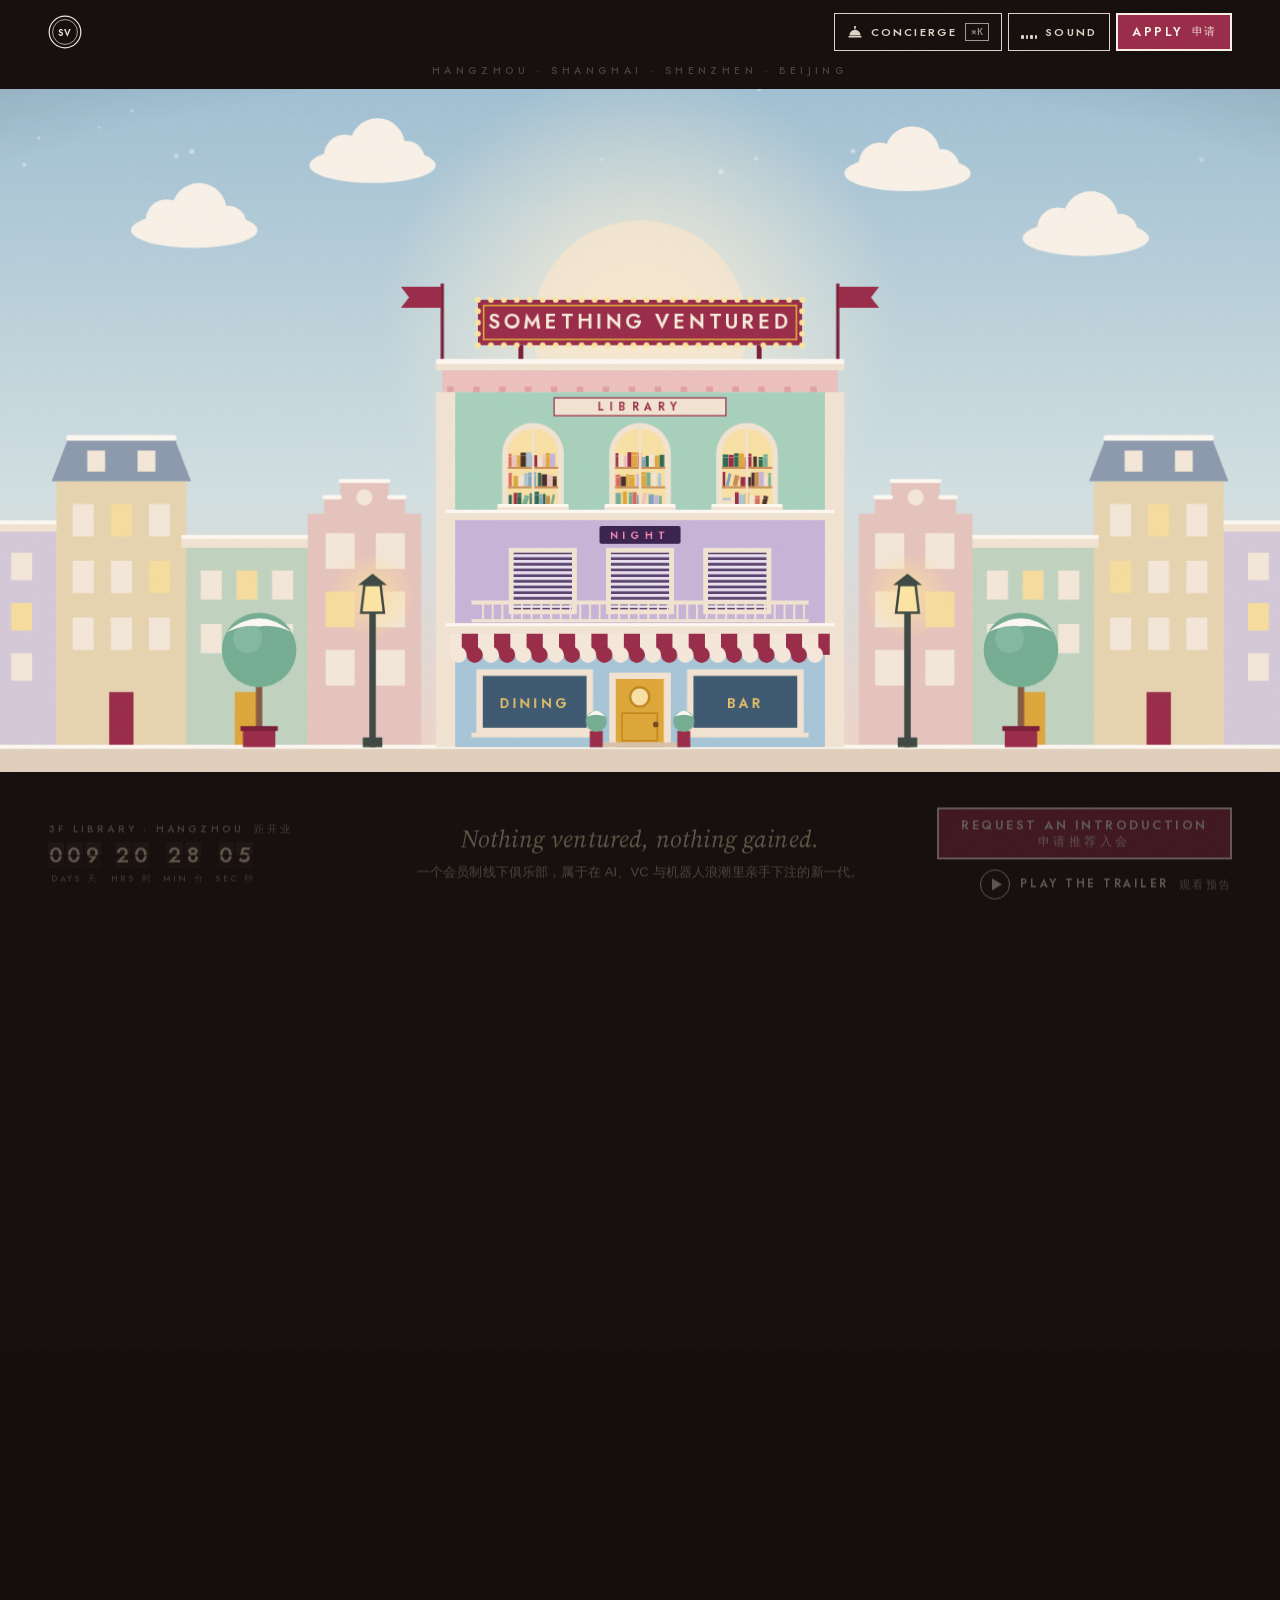
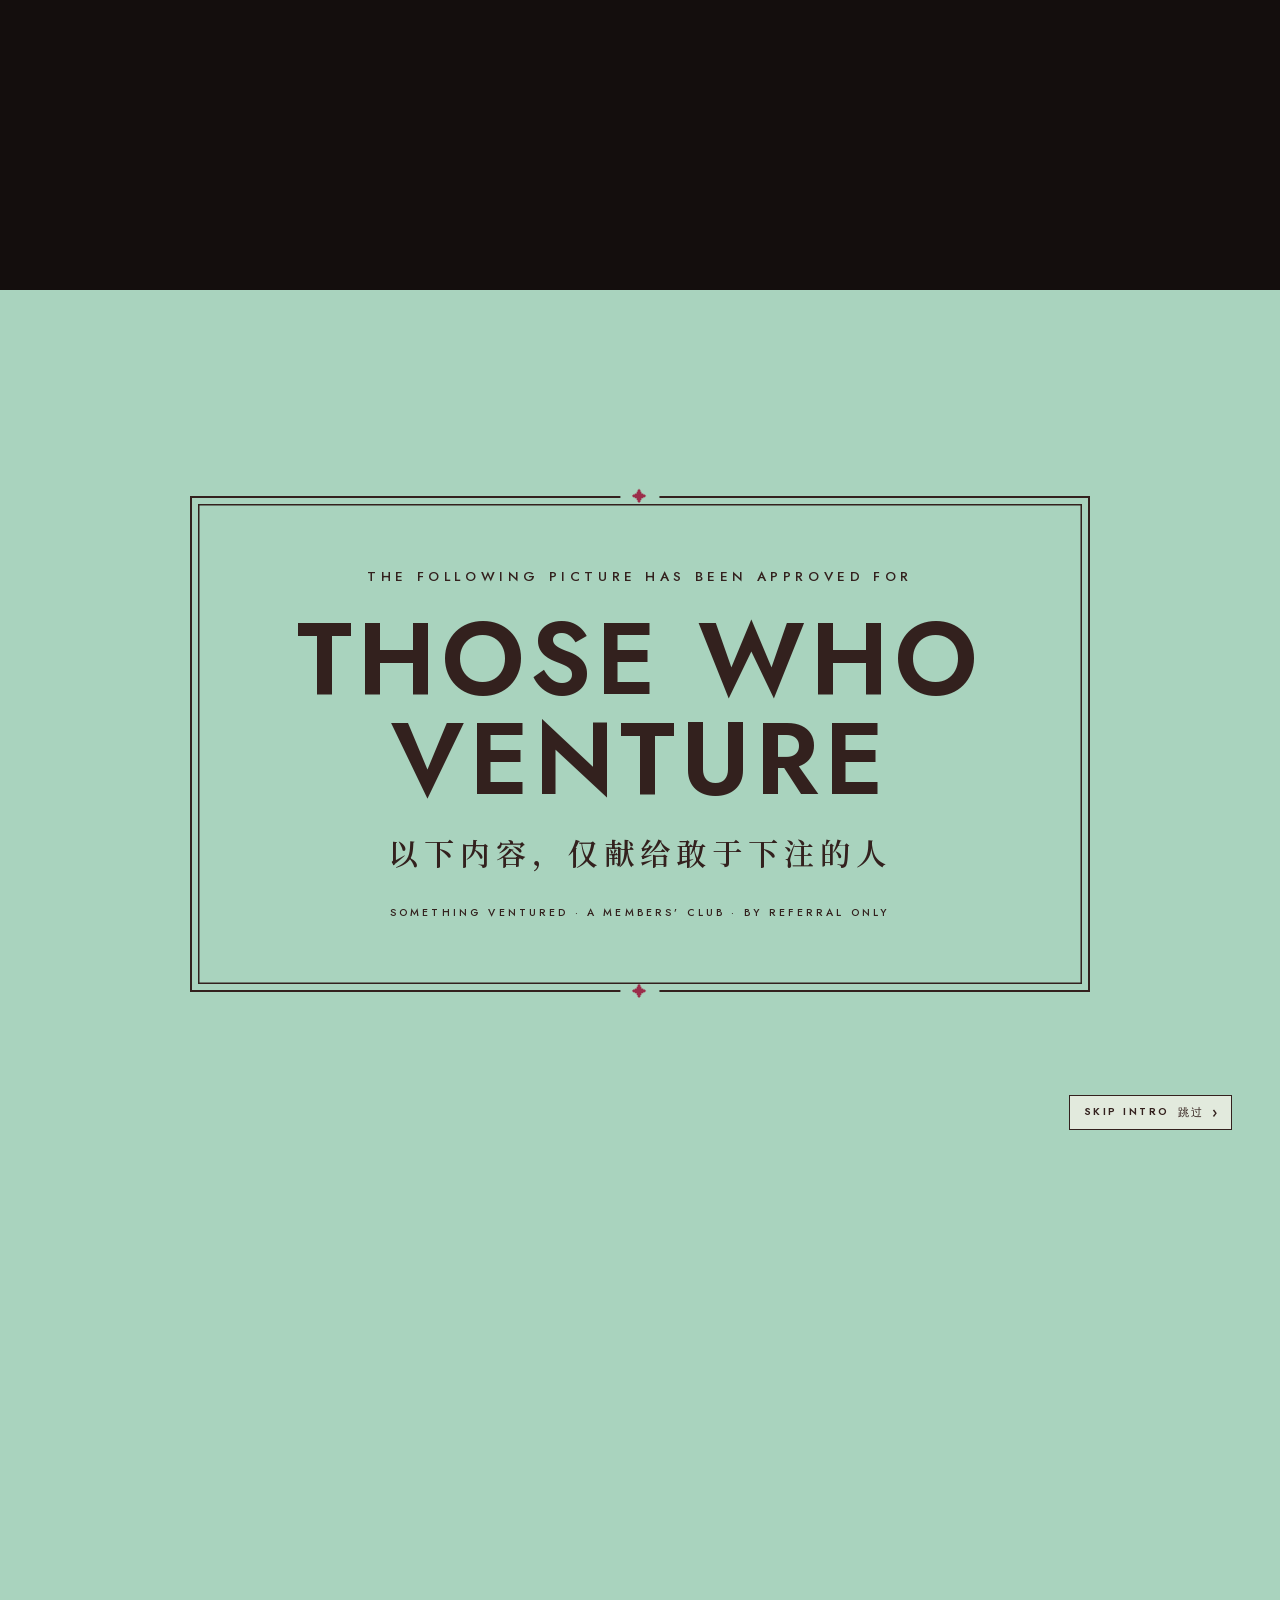
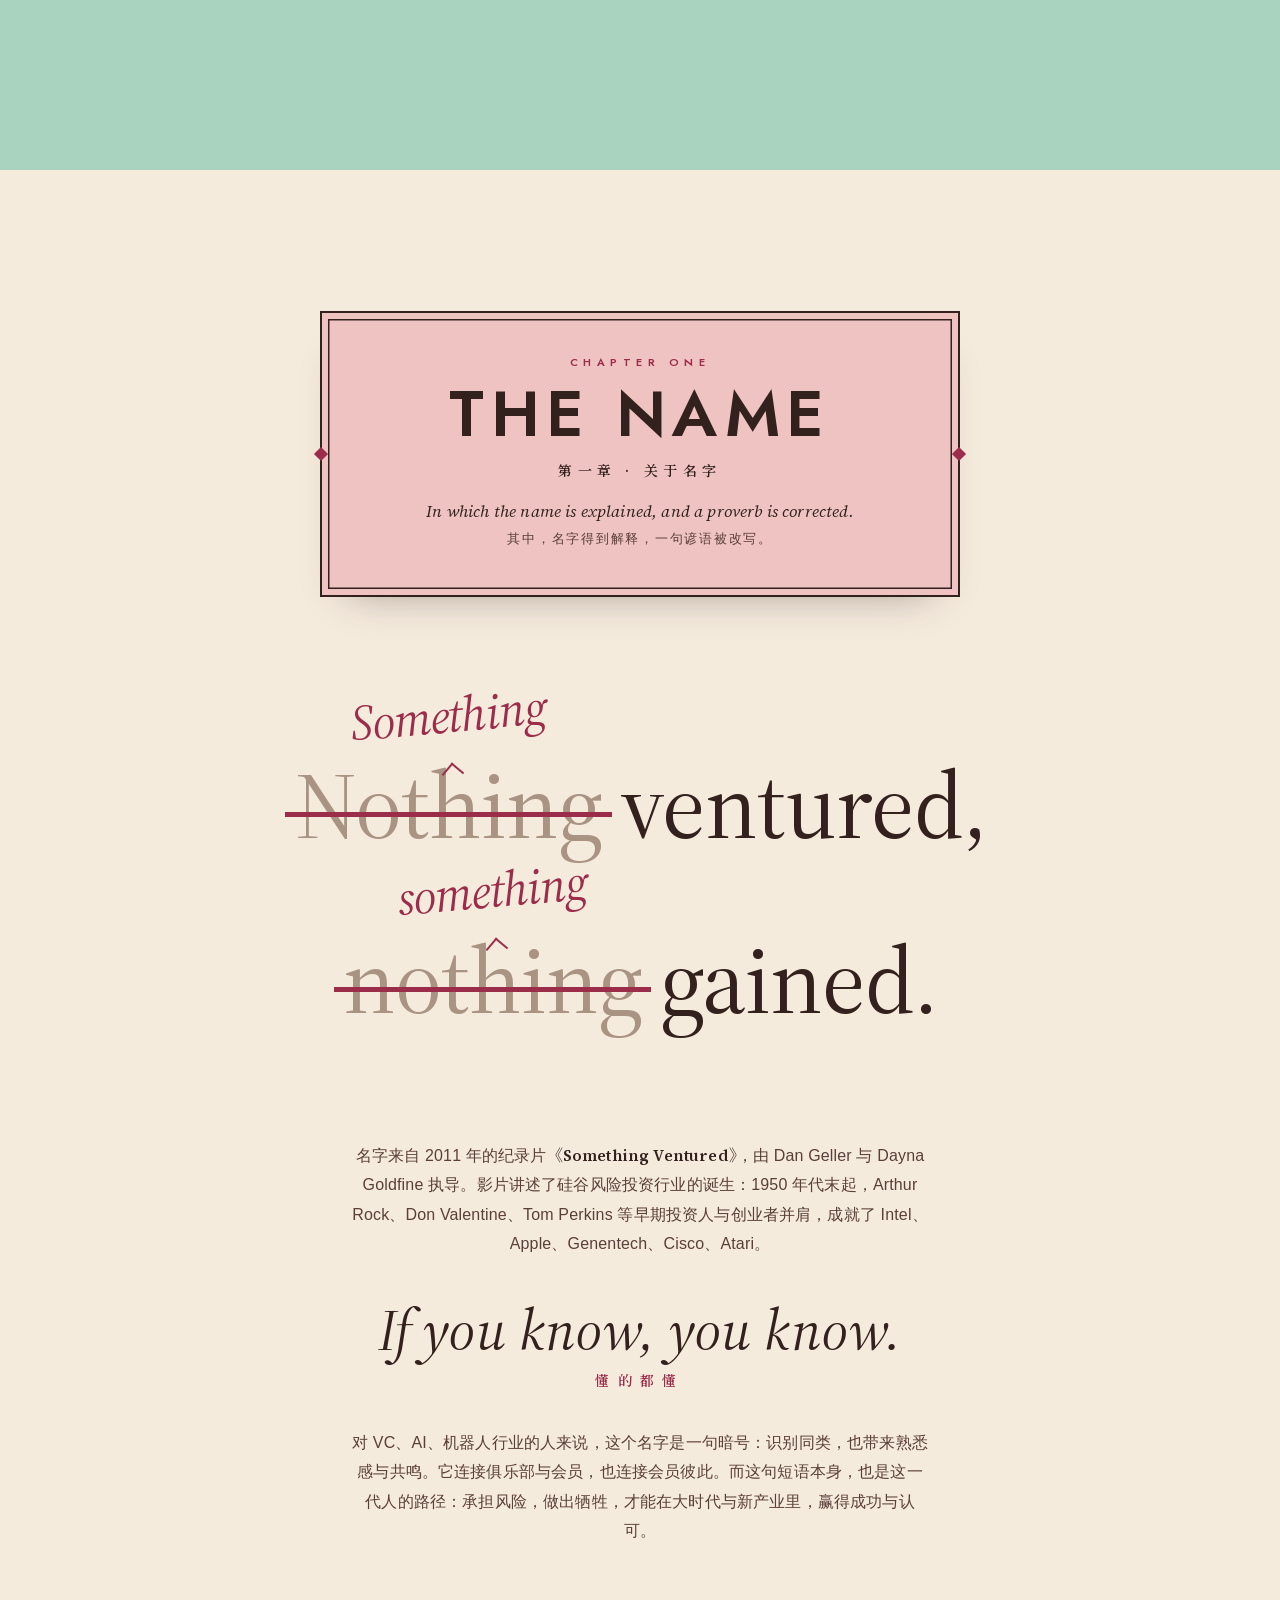
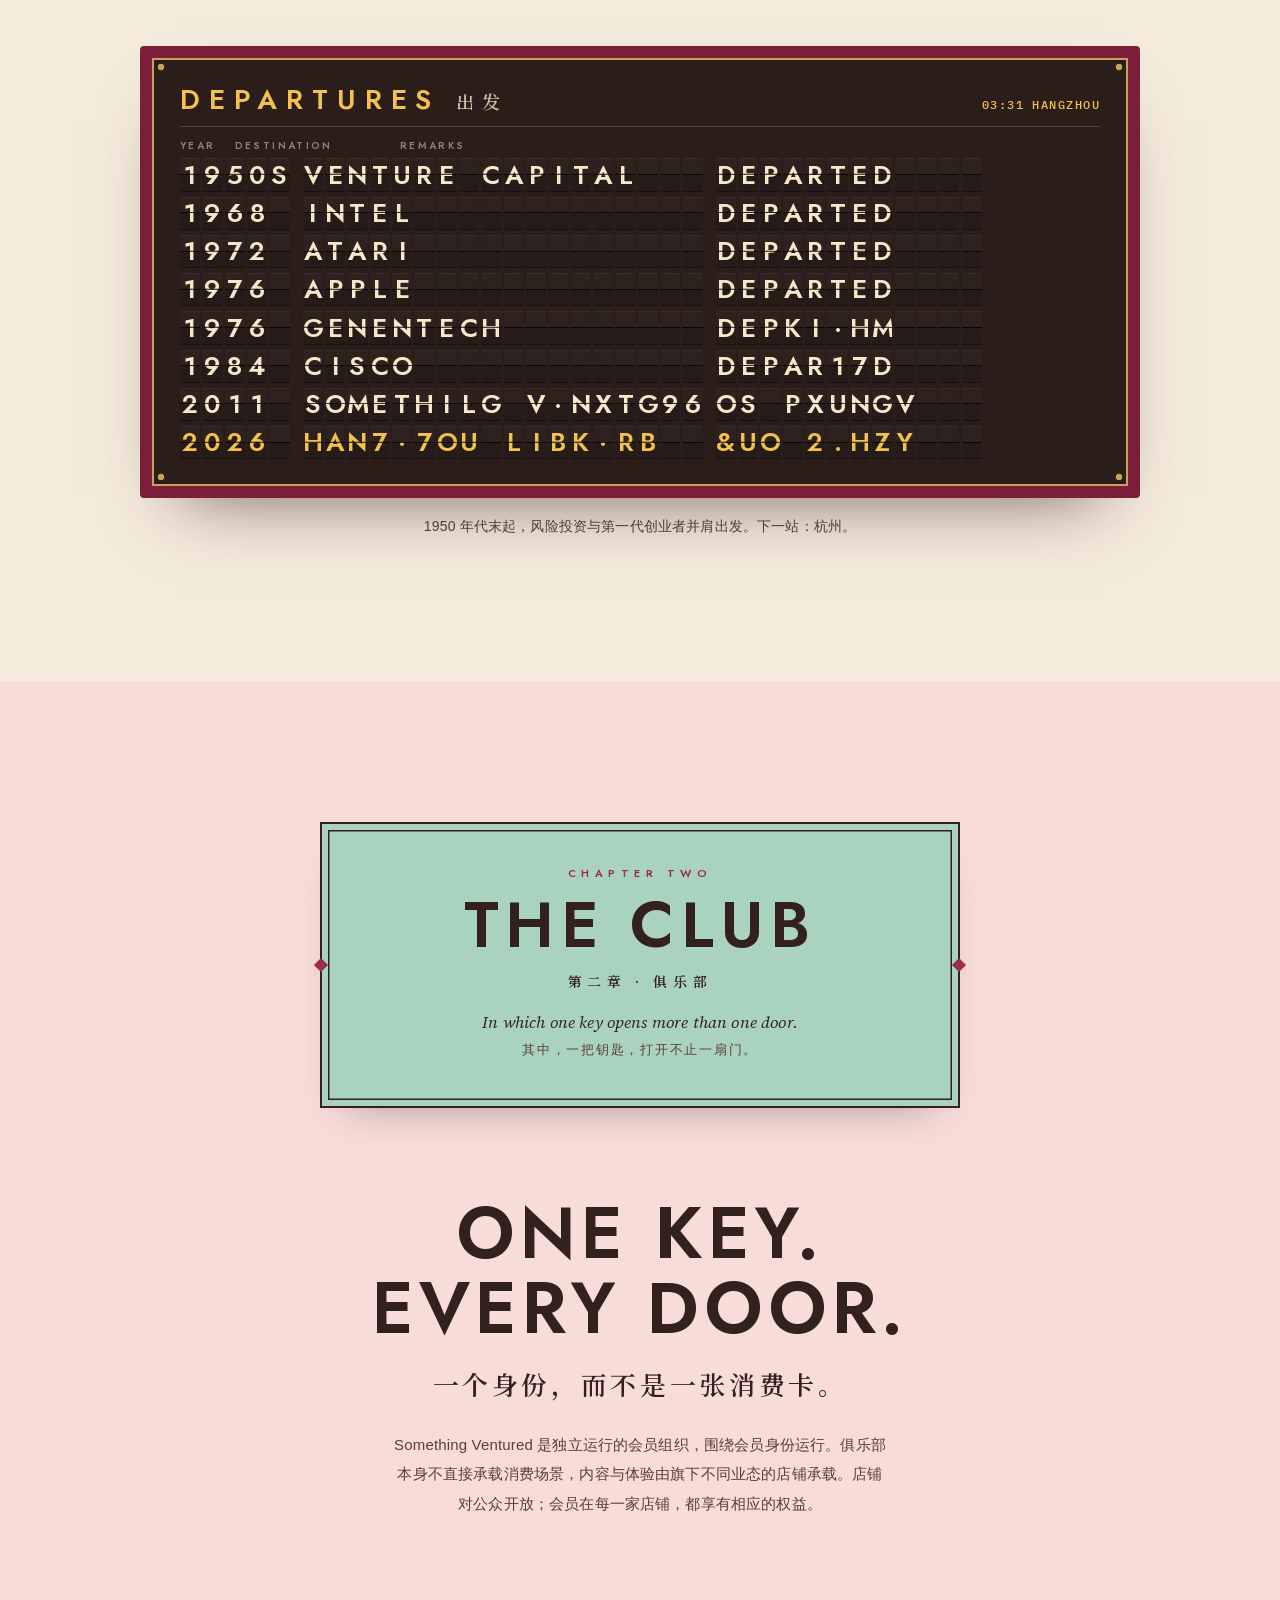
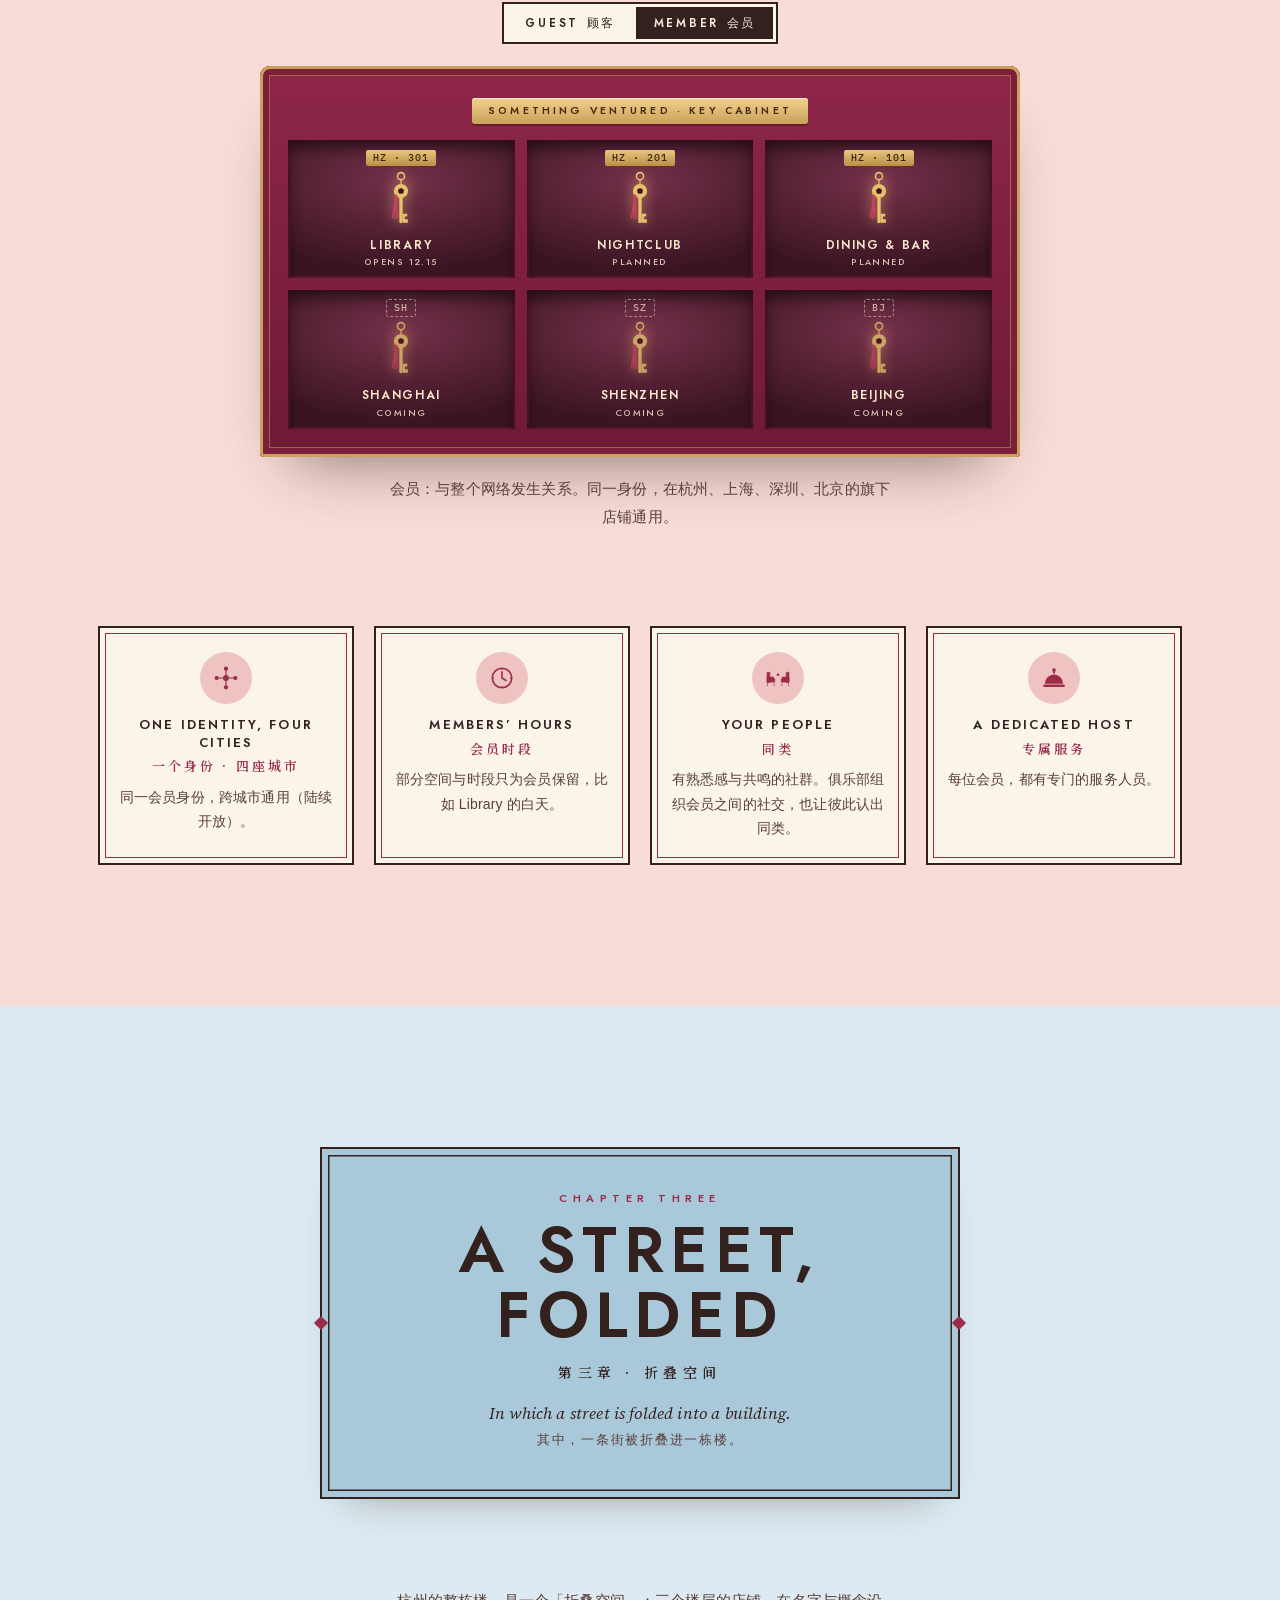
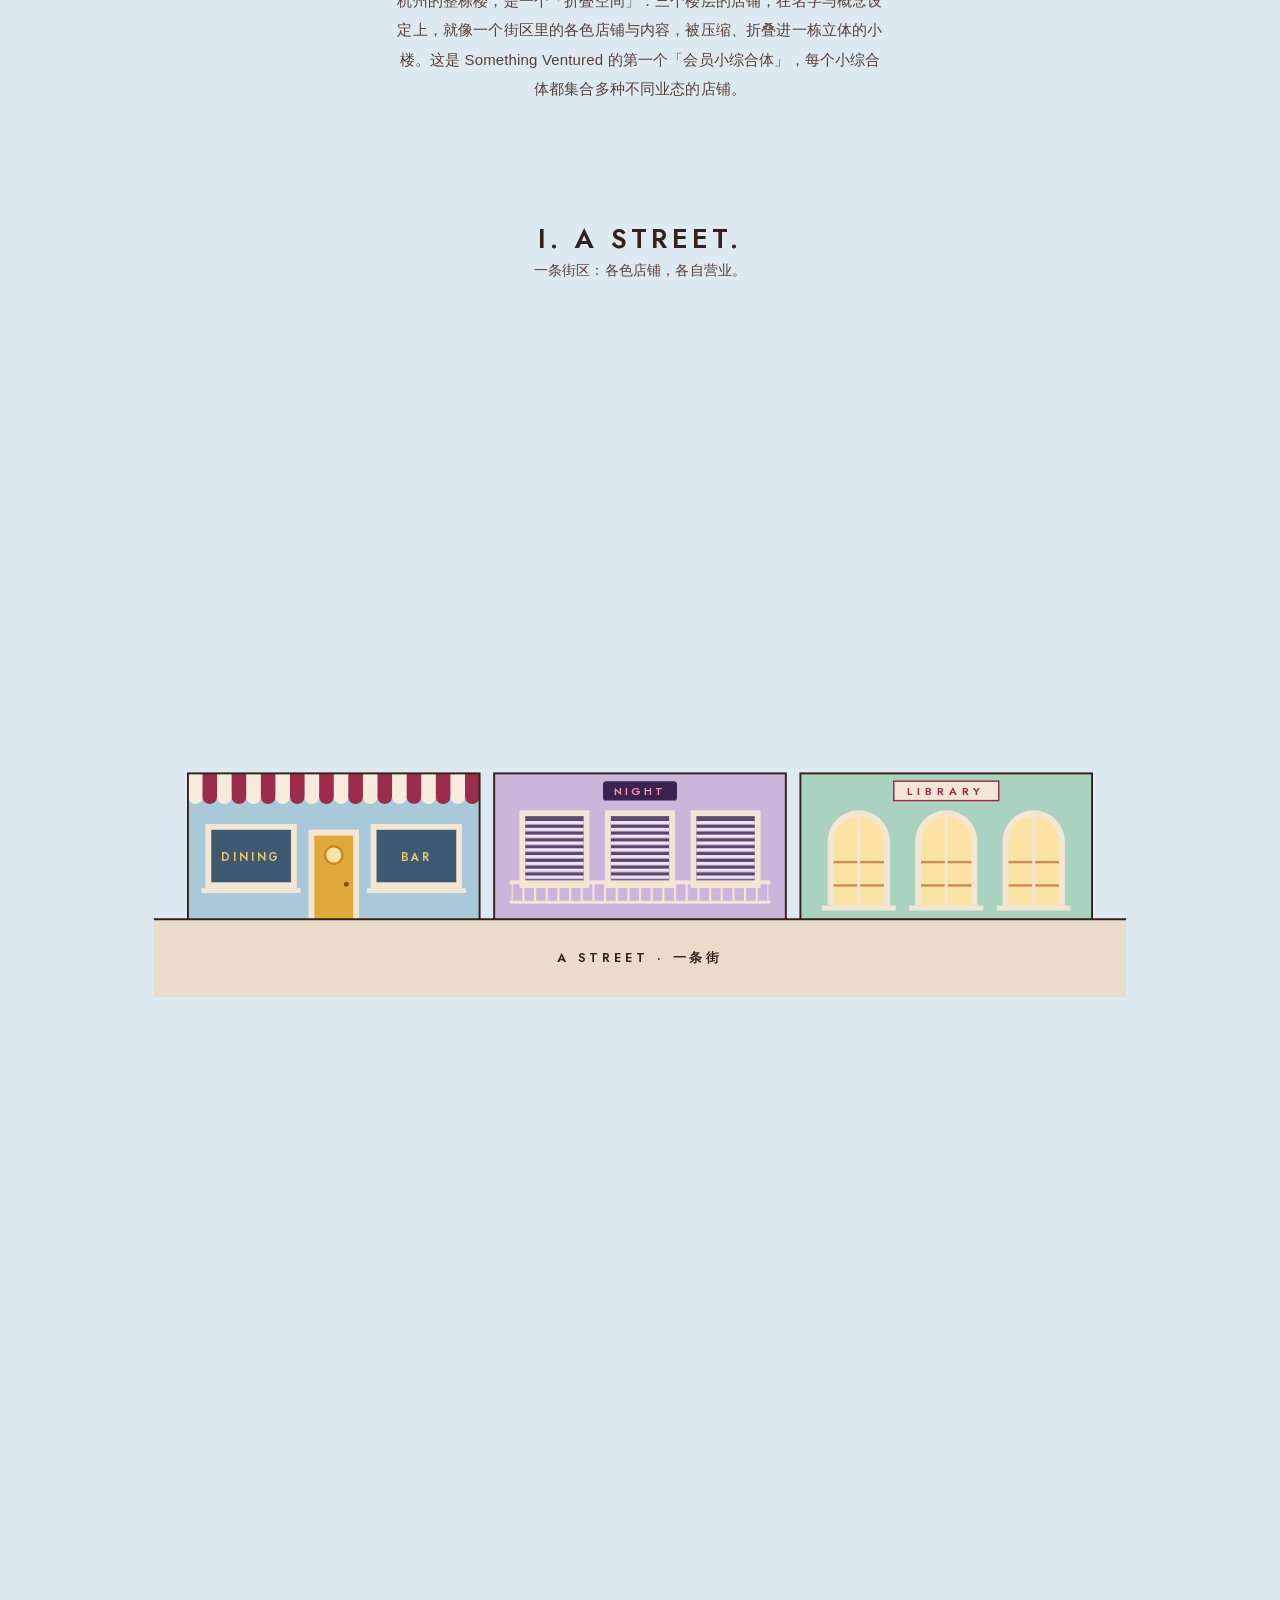
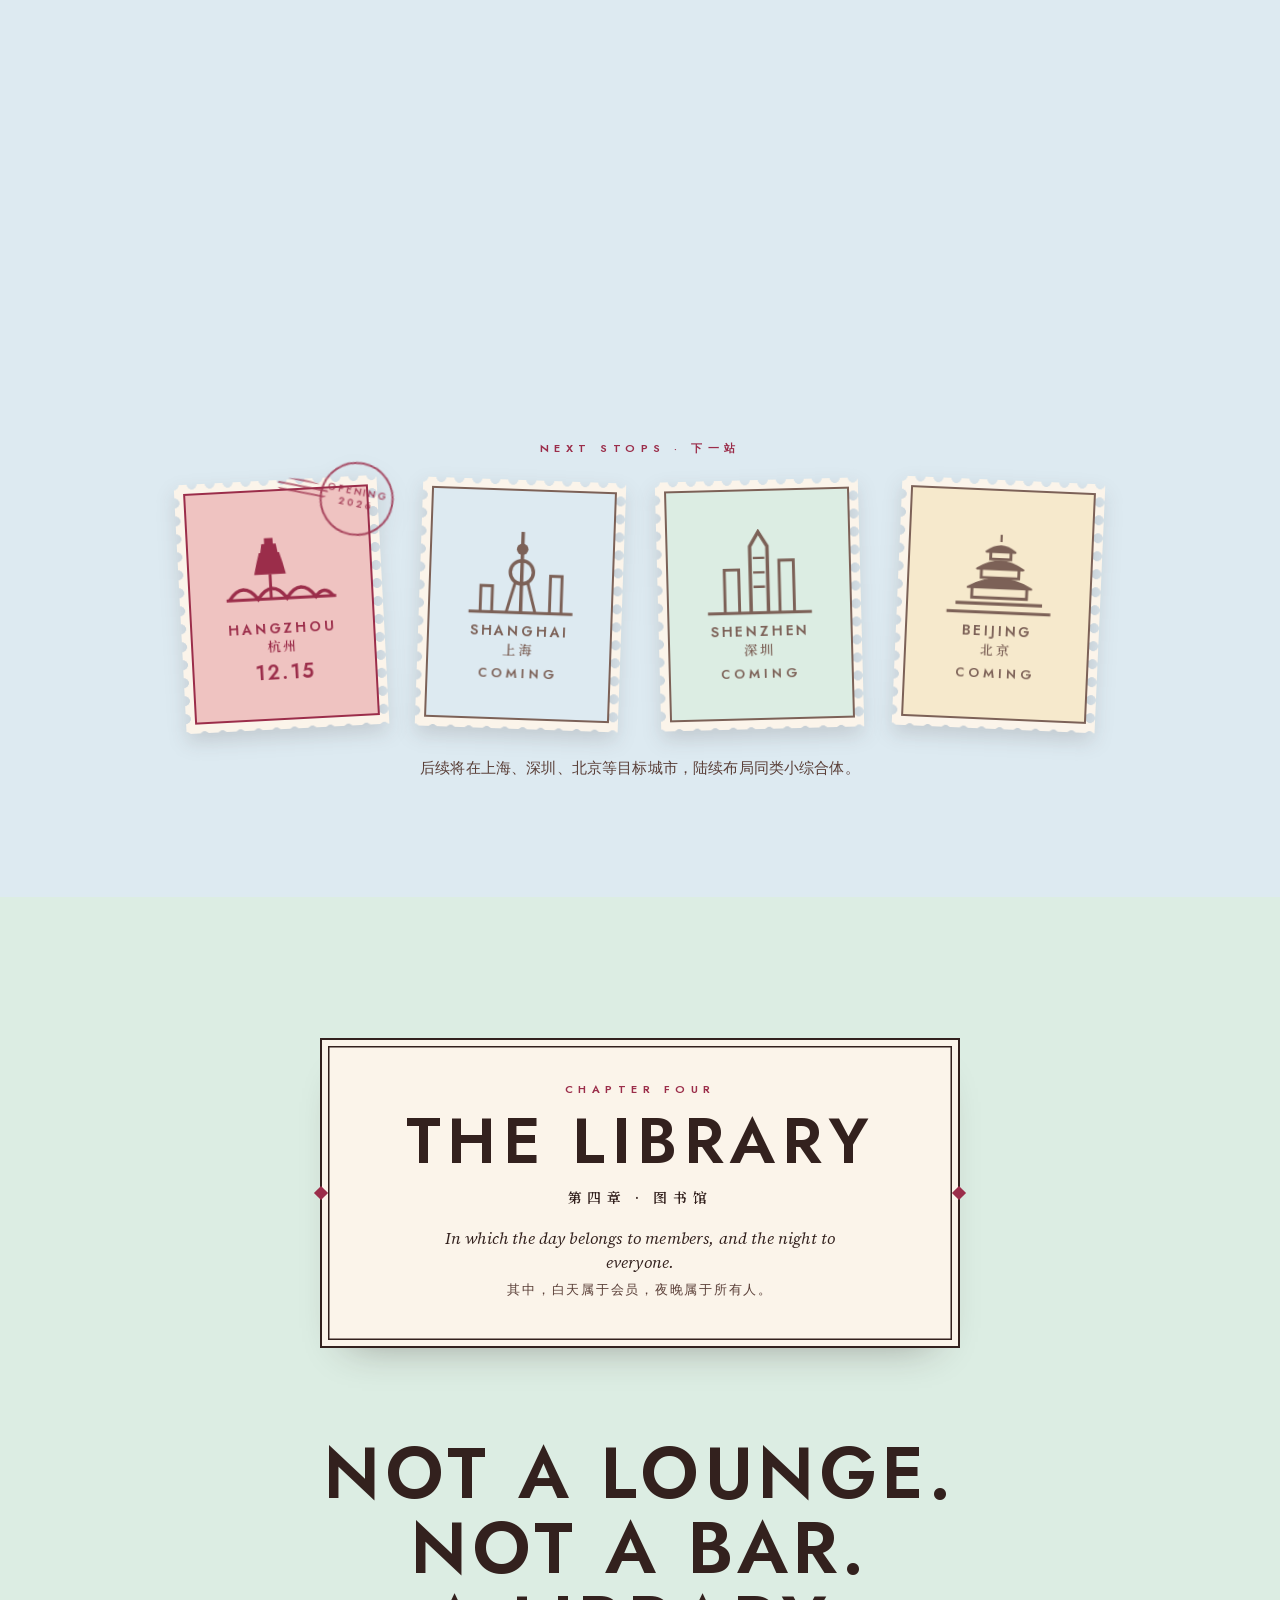
<file: index.html>
<!doctype html>
<html lang="zh-CN" class="no-js">
<head>
<meta charset="utf-8">
<script>document.documentElement.className = document.documentElement.className.replace('no-js', 'js');</script>
<title>Something Ventured</title>
<meta name="viewport" content="width=device-width, initial-scale=1, viewport-fit=cover">
<meta name="description" content="Something Ventured 是一个会员制线下俱乐部，属于 AI、VC 与机器人行业的新一代。首家店铺 3F Library 将于 12.15 在杭州开业。仅限推荐。">
<meta name="theme-color" content="#140E0D">
<meta property="og:type" content="website">
<meta property="og:site_name" content="Something Ventured">
<meta property="og:title" content="Something Ventured">
<meta property="og:description" content="Nothing ventured, nothing gained. 一个属于 AI、VC 与机器人行业新一代的会员制线下俱乐部。首家店铺 3F Library · 杭州 · 12.15 开业。">
<meta property="og:image" content="assets/img/og.png">
<meta name="twitter:card" content="summary_large_image">
<link rel="icon" href="assets/img/favicon.svg" type="image/svg+xml">
<link rel="apple-touch-icon" href="assets/img/apple-touch-icon.png">
<link rel="preload" href="assets/fonts/jost-latin-var.woff2" as="font" type="font/woff2" crossorigin>
<link rel="stylesheet" href="assets/css/style.css">
<script src="assets/js/sound.js" defer></script>
<script src="assets/js/main.js" defer></script>
</head>
<body>

<!-- ============ icon sprite ============ -->
<svg class="sprite" width="0" height="0" aria-hidden="true" focusable="false">
  <symbol id="iBell" viewBox="0 0 24 24"><circle cx="12" cy="4.6" r="1.7" fill="currentColor"/><path d="M11.1 5.8h1.8v2.1h-1.8zM3.6 17.2a8.4 8.4 0 0 1 16.8 0z" fill="currentColor"/><rect x="2" y="17.9" width="20" height="2.3" rx="1.1" fill="currentColor"/></symbol>
  <symbol id="iKey" viewBox="0 0 40 96">
    <circle cx="20" cy="8" r="5.5" fill="none" stroke="currentColor" stroke-width="2.4"/>
    <path d="M20 13.5V21" stroke="currentColor" stroke-width="2"/>
    <circle cx="20" cy="31" r="11" style="fill:var(--key,#D9B060)"/>
    <circle cx="20" cy="31" r="4.4" style="fill:var(--hole,#3A1422)"/>
    <rect x="17.4" y="40.5" width="5.2" height="40" rx="1.6" style="fill:var(--key,#D9B060)"/>
    <path d="M22.6 66h7v4.4h-3.6v4.2h4.6v5.6h-8z" style="fill:var(--key,#D9B060)"/>
    <path d="M12 39l-5 33M12 39l-1.6 35M12 39l2.2 34" style="stroke:var(--tassel,#9B2D4A)" stroke-width="2.2" stroke-linecap="round" fill="none"/>
    <circle cx="12" cy="39" r="2.6" style="fill:var(--tassel,#9B2D4A)"/>
  </symbol>
  <symbol id="iCities" viewBox="0 0 32 32"><path d="M16 16L16 5M16 16L27 16M16 16L16 27M16 16L5 16" stroke="currentColor" stroke-width="1.4"/><circle cx="16" cy="16" r="3.6" fill="currentColor"/><circle cx="16" cy="4.5" r="2.6" fill="currentColor"/><circle cx="27.5" cy="16" r="2.6" fill="currentColor"/><circle cx="16" cy="27.5" r="2.6" fill="currentColor"/><circle cx="4.5" cy="16" r="2.6" fill="currentColor"/></symbol>
  <symbol id="iClock" viewBox="0 0 32 32"><circle cx="16" cy="16" r="12" fill="none" stroke="currentColor" stroke-width="2"/><path d="M16 8.5V16l5 3" fill="none" stroke="currentColor" stroke-width="2" stroke-linecap="round"/><path d="M16 4v2M16 26v2M4 16h2M26 16h2" stroke="currentColor" stroke-width="1.6"/></symbol>
  <symbol id="iChairs" viewBox="0 0 32 32"><path d="M2.5 9h3.4v12.5H2.5zM2.5 17h9.5v4H2.5zM2.5 14.8h8v2.2h-8zM3.4 21.5l-.6 4.5M10.8 21.5l.6 4.5M26.1 9h3.4v12.5h-3.4zM20 17h9.5v4H20zM21.5 14.8h8v2.2h-8zM28.6 21.5l.6 4.5M21.2 21.5l-.6 4.5" fill="currentColor" stroke="currentColor" stroke-width=".8"/><circle cx="16" cy="12" r="1.6" fill="currentColor"/></symbol>
</svg>

<!-- ============ opening titles (once per session) ============ -->
<div class="intro" data-intro aria-hidden="true">
  <div class="intro__curtain intro__curtain--l"></div>
  <div class="intro__curtain intro__curtain--r"></div>
  <div class="intro__title">
    <p class="intro__k">A Something Ventured Picture</p>
    <p class="intro__t">Something Ventured</p>
    <p class="intro__s">Hangzhou · MMXXVI</p>
  </div>
  <div class="intro__leader">
    <div class="leader">
      <svg viewBox="0 0 200 200" class="leader__svg" data-leader-svg>
        <circle class="leader__sweep" cx="100" cy="100" r="50" pathLength="1"/>
        <circle class="leader__ring" cx="100" cy="100" r="88"/>
        <circle class="leader__ring leader__ring--thin" cx="100" cy="100" r="72"/>
        <path class="leader__cross" d="M100 0V200M0 100H200"/>
      </svg>
      <span class="leader__num" data-leader-num>3</span>
    </div>
    <p class="leader__cap">Something Ventured · Reel One</p>
  </div>
  <button class="intro__skip" type="button" data-intro-skip tabindex="-1">Skip ›</button>
</div>

<!-- ============ navigation ============ -->
<header class="nav" data-nav>
  <div class="nav__in">
    <a class="nav__brand" href="#top" data-cursor="TOP">
      <svg class="crest" viewBox="0 0 40 40" aria-hidden="true"><circle cx="20" cy="20" r="18.6" fill="none" stroke="currentColor" stroke-width="1.4"/><circle cx="20" cy="20" r="14.6" fill="none" stroke="currentColor" stroke-width=".8"/><text x="20" y="24.4" text-anchor="middle">SV</text></svg>
      <span class="nav__word">Something Ventured</span>
    </a>
    <div class="nav__act">
      <button class="nav__btn" type="button" data-concierge-open data-cursor="CONCIERGE" aria-label="礼宾台（快捷键 ⌘K）">
        <svg class="nav__ico" aria-hidden="true"><use href="#iBell"/></svg><span class="nav__lbl">Concierge</span><kbd class="nav__kbd">⌘K</kbd>
      </button>
      <button class="nav__btn snd" type="button" data-sound aria-pressed="false" data-cursor="SOUND" aria-label="背景音乐">
        <span class="snd__bars" aria-hidden="true"><i></i><i></i><i></i><i></i></span><span class="nav__lbl">Sound</span>
      </button>
      <a class="btn btn--nav" href="#apply" data-magnetic data-cursor="APPLY">Apply<span class="nav__zh">申请</span></a>
    </div>
  </div>
</header>

<!-- ============ HUD: chapter + timecode ============ -->
<div class="hud" aria-hidden="true">
  <span class="hud__pill"><i class="hud__rec"></i><span data-hud-chap>Opening · 开场</span></span>
  <span class="hud__pill hud__pill--tc">TC <span data-hud-tc>00:00:00:00</span></span>
</div>

<div class="cursor" aria-hidden="true"><div class="cursor__ring"><div class="cursor__shape"><span class="cursor__label" data-cursor-label></span></div></div><div class="cursor__dot"></div></div>

<main>
<!-- ============ OPENING: the facade ============ -->
<section class="hero" id="top" data-chapter="Opening · 开场">
  <div class="hero__pin">
    <div class="hero__bar hero__bar--top">
      <p class="hero__cities">Hangzhou · Shanghai · Shenzhen · Beijing</p>
    </div>

    <div class="hero__scene" data-hero-scene>
      <div class="hero__cam" data-hero-cam>
        <svg class="hero__svg" viewBox="0 0 1600 900" preserveAspectRatio="xMidYMax slice" aria-hidden="true" focusable="false">
          <defs>
            <linearGradient id="hSky" x1="0" y1="0" x2="0" y2="1">
              <stop offset="0" stop-color="#9DBFD4"/><stop offset=".62" stop-color="#D5E3E5"/><stop offset="1" stop-color="#F3D6CC"/>
            </linearGradient>
            <radialGradient id="hSun"><stop offset="0" stop-color="#FFF4DC" stop-opacity=".95"/><stop offset="1" stop-color="#FFF4DC" stop-opacity="0"/></radialGradient>
            <radialGradient id="hGlow"><stop offset="0" stop-color="#FFE2A0" stop-opacity=".9"/><stop offset="1" stop-color="#FFE2A0" stop-opacity="0"/></radialGradient>
            <pattern id="hAwning" width="40" height="10" patternUnits="userSpaceOnUse"><rect width="20" height="10" fill="#F7EBDD"/><rect x="20" width="20" height="10" fill="#9B2D4A"/></pattern>
            <pattern id="hBlinds" width="10" height="7" patternUnits="userSpaceOnUse"><rect width="10" height="3.6" fill="#EDE3F3"/></pattern>
            <pattern id="hBal" width="12" height="22" patternUnits="userSpaceOnUse"><rect x="5" width="2.4" height="22" fill="#F4E6D4"/></pattern>
            <g id="hCloud"><ellipse cx="0" cy="0" rx="78" ry="22"/><circle cx="-34" cy="-12" r="26"/><circle cx="6" cy="-24" r="34"/><circle cx="42" cy="-8" r="22"/></g>
            <g id="hCity">
              <rect x="-60" y="600" width="140" height="268" fill="#D7CBDB"/>
              <rect x="-64" y="592" width="148" height="10" fill="#F4E6D4"/><rect x="-64" y="588" width="148" height="5" rx="2" fill="#FFFBF4"/>
              <g fill="#F6EADB"><rect x="-40" y="628" width="26" height="34"/><rect x="24" y="628" width="26" height="34"/><rect x="-40" y="690" width="26" height="34"/><rect x="24" y="690" width="26" height="34" fill="#F8DFA0"/><rect x="-40" y="752" width="26" height="34"/><rect x="24" y="752" width="26" height="34"/></g>
              <rect x="80" y="540" width="160" height="328" fill="#E9D6B2"/>
              <path d="M74 540L94 488H226L246 540Z" fill="#8E9CB0"/>
              <rect x="92" y="483" width="136" height="7" rx="3" fill="#FFFBF4"/>
              <g fill="#F6EADB"><rect x="118" y="502" width="22" height="26"/><rect x="180" y="502" width="22" height="26"/></g>
              <g fill="#F6EADB"><rect x="100" y="568" width="26" height="40"/><rect x="147" y="568" width="26" height="40" fill="#F8DFA0"/><rect x="194" y="568" width="26" height="40"/><rect x="100" y="638" width="26" height="40"/><rect x="147" y="638" width="26" height="40"/><rect x="194" y="638" width="26" height="40" fill="#F8DFA0"/><rect x="100" y="708" width="26" height="40"/><rect x="147" y="708" width="26" height="40"/><rect x="194" y="708" width="26" height="40"/></g>
              <rect x="145" y="800" width="30" height="68" fill="#9B2D4A"/>
              <rect x="240" y="620" width="150" height="248" fill="#C3D5C2"/>
              <rect x="234" y="610" width="162" height="12" fill="#F4E6D4"/><rect x="234" y="606" width="162" height="5" rx="2" fill="#FFFBF4"/>
              <g fill="#F6EADB"><rect x="258" y="650" width="26" height="36"/><rect x="302" y="650" width="26" height="36" fill="#F8DFA0"/><rect x="346" y="650" width="26" height="36"/><rect x="258" y="716" width="26" height="36"/><rect x="302" y="716" width="26" height="36"/><rect x="346" y="716" width="26" height="36"/></g>
              <rect x="300" y="800" width="30" height="68" fill="#E0A93B"/>
              <path d="M390 868V580H410V560H430V540H490V560H510V580H530V868Z" fill="#E8C6C0"/>
              <g fill="#FFFBF4"><rect x="408" y="557" width="24" height="5" rx="2"/><rect x="428" y="537" width="64" height="5" rx="2"/><rect x="488" y="557" width="24" height="5" rx="2"/></g>
              <circle cx="460" cy="560" r="10" fill="#F6EADB"/>
              <g fill="#F6EADB"><rect x="412" y="604" width="36" height="44"/><rect x="474" y="604" width="36" height="44"/><rect x="412" y="676" width="36" height="44" fill="#F8DFA0"/><rect x="474" y="676" width="36" height="44"/><rect x="412" y="748" width="36" height="44"/><rect x="474" y="748" width="36" height="44"/></g>
            </g>
            <g id="hLamp">
              <circle cx="0" cy="682" r="54" fill="url(#hGlow)" class="hero__lampglow"/>
              <rect x="-4" y="700" width="8" height="168" fill="#3E4A44"/>
              <rect x="-12" y="856" width="24" height="12" fill="#3E4A44"/>
              <path d="M-14 702L-10 668H10L14 702Z" fill="#FFE7A6" stroke="#3E4A44" stroke-width="3"/>
              <path d="M-18 668H18L0 654Z" fill="#3E4A44"/>
            </g>
            <g id="hTree">
              <rect x="-4" y="770" width="8" height="90" fill="#8A5A44"/>
              <circle cx="0" cy="748" r="46" fill="#76B094"/>
              <circle cx="-14" cy="734" r="18" fill="#8CC2A8" opacity=".7"/>
              <path d="M-40 726Q0 692 40 726Q20 716 0 719Q-20 716-40 726Z" fill="#FFFBF4"/>
              <rect x="-20" y="846" width="40" height="22" fill="#9B2D4A"/>
              <rect x="-23" y="842" width="46" height="6" fill="#7B1E3A"/>
            </g>
          </defs>

          <rect width="1600" height="900" fill="url(#hSky)"/>
          <circle cx="800" cy="350" r="320" fill="url(#hSun)"/>
          <circle cx="800" cy="350" r="132" fill="#FBEAD0" opacity=".75"/>

          <g class="hl" data-depth=".14">
            <g class="hero__clouds" fill="#FBF4EA">
              <use href="#hCloud" x="250" y="230"/>
              <use href="#hCloud" x="470" y="150"/>
              <use href="#hCloud" x="1130" y="160"/>
              <use href="#hCloud" x="1350" y="240"/>
            </g>
          </g>

          <g class="hl" data-depth=".3">
            <use href="#hCity"/>
            <use href="#hCity" transform="matrix(-1 0 0 1 1600 0)"/>
          </g>

          <g class="hl" data-depth=".52">
            <rect x="0" y="868" width="1600" height="32" fill="#E4D2BF"/>
            <rect x="0" y="865" width="1600" height="5" fill="#FFFBF4"/>

            <!-- flags -->
            <g class="flag flag--l"><rect x="554" y="296" width="4" height="100" fill="#7B1E3A"/><path class="flag__cloth" d="M555 300H505L515 313L505 326H555Z" fill="#9B2D4A"/></g>
            <g class="flag flag--r"><rect x="1042" y="296" width="4" height="100" fill="#7B1E3A"/><path class="flag__cloth" d="M1045 300H1095L1085 313L1095 326H1045Z" fill="#9B2D4A"/></g>

            <!-- roof sign -->
            <rect x="650" y="372" width="6" height="24" fill="#7B1E3A"/><rect x="944" y="372" width="6" height="24" fill="#7B1E3A"/>
            <rect x="600" y="316" width="400" height="56" fill="#9B2D4A"/>
            <rect x="607" y="323" width="386" height="42" fill="none" stroke="#E0A93B" stroke-width="2"/>
            <text class="hero__signtext" x="800" y="352" text-anchor="middle">SOMETHING VENTURED</text>
            <g class="bulbs" data-bulbs="600,316,400,56,16"></g>

            <!-- parapet -->
            <rect x="548" y="389" width="504" height="8" rx="3" fill="#FFFBF4"/>
            <rect x="548" y="395" width="504" height="8" fill="#F4E6D4"/>
            <rect x="556" y="403" width="488" height="27" fill="#EFC3C1"/>
            <g fill="#E3A3A5"><rect x="562" y="423" width="8" height="7"/><rect x="594" y="423" width="8" height="7"/><rect x="626" y="423" width="8" height="7"/><rect x="658" y="423" width="8" height="7"/><rect x="690" y="423" width="8" height="7"/><rect x="722" y="423" width="8" height="7"/><rect x="754" y="423" width="8" height="7"/><rect x="786" y="423" width="8" height="7"/><rect x="818" y="423" width="8" height="7"/><rect x="850" y="423" width="8" height="7"/><rect x="882" y="423" width="8" height="7"/><rect x="914" y="423" width="8" height="7"/><rect x="946" y="423" width="8" height="7"/><rect x="978" y="423" width="8" height="7"/><rect x="1010" y="423" width="8" height="7"/></g>

            <!-- pilasters -->
            <rect x="548" y="430" width="24" height="438" fill="#F4E6D4"/>
            <rect x="1028" y="430" width="24" height="438" fill="#F4E6D4"/>

            <!-- 3F: Library -->
            <rect x="572" y="430" width="456" height="148" fill="#A9D3BE"/>
            <rect x="694" y="437" width="212" height="22" fill="#F4E6D4" stroke="#9B2D4A" stroke-width="1.5"/>
            <text class="hero__floortext" x="800" y="453" text-anchor="middle">LIBRARY</text>
            <g>
              <path d="M630 572V506A38 38 0 0 1 706 506V572Z" fill="#F4E6D4"/>
              <path d="M637 572V506A31 31 0 0 1 699 506V572Z" fill="#FBE3A6"/>
              <path d="M762 572V506A38 38 0 0 1 838 506V572Z" fill="#F4E6D4"/>
              <path d="M769 572V506A31 31 0 0 1 831 506V572Z" fill="#FBE3A6"/>
              <path d="M894 572V506A38 38 0 0 1 970 506V572Z" fill="#F4E6D4"/>
              <path d="M901 572V506A31 31 0 0 1 963 506V572Z" fill="#FBE3A6"/>
              <g fill="#C98F55"><rect x="637" y="522" width="62" height="2.6"/><rect x="637" y="546" width="62" height="2.6"/><rect x="769" y="522" width="62" height="2.6"/><rect x="769" y="546" width="62" height="2.6"/><rect x="901" y="522" width="62" height="2.6"/><rect x="901" y="546" width="62" height="2.6"/></g>
              <g data-books="638,522,698;638,546,698;638,570,698;770,522,830;770,546,830;770,570,830;902,522,962;902,546,962;902,570,962" data-scale=".75"></g>
              <g fill="#F4E6D4"><rect x="666.5" y="475" width="3" height="97"/><rect x="798.5" y="475" width="3" height="97"/><rect x="930.5" y="475" width="3" height="97"/></g>
              <g fill="#F4E6D4"><rect x="624" y="571" width="88" height="6"/><rect x="756" y="571" width="88" height="6"/><rect x="888" y="571" width="88" height="6"/></g>
              <g fill="#FFFBF4"><rect x="624" y="568" width="88" height="4" rx="2"/><rect x="756" y="568" width="88" height="4" rx="2"/><rect x="888" y="568" width="88" height="4" rx="2"/></g>
            </g>

            <rect x="560" y="578" width="480" height="10" fill="#F4E6D4"/>
            <rect x="560" y="575" width="480" height="4" rx="2" fill="#FFFBF4"/>

            <!-- 2F: Night -->
            <rect x="572" y="588" width="456" height="130" fill="#C9B6DA"/>
            <rect x="750" y="595" width="100" height="22" rx="3" fill="#3B2350"/>
            <text class="hero__neon" x="800" y="611" text-anchor="middle">NIGHT</text>
            <g fill="#F4E6D4"><rect x="638" y="622" width="84" height="82"/><rect x="758" y="622" width="84" height="82"/><rect x="878" y="622" width="84" height="82"/></g>
            <g fill="#5B4570"><rect x="644" y="628" width="72" height="70"/><rect x="764" y="628" width="72" height="70"/><rect x="884" y="628" width="72" height="70"/></g>
            <g fill="url(#hBlinds)"><rect x="644" y="630" width="72" height="66"/><rect x="764" y="630" width="72" height="66"/><rect x="884" y="630" width="72" height="66"/></g>
            <rect x="596" y="690" width="408" height="22" fill="url(#hBal)"/>
            <rect x="592" y="687" width="416" height="5" fill="#F4E6D4"/><rect x="592" y="710" width="416" height="4" fill="#F4E6D4"/>

            <rect x="560" y="718" width="480" height="10" fill="#F4E6D4"/>
            <rect x="560" y="715" width="480" height="4" rx="2" fill="#FFFBF4"/>

            <!-- 1F: Dining & Bar -->
            <rect x="572" y="728" width="456" height="140" fill="#A9C8DA"/>
            <rect x="566" y="728" width="468" height="26" fill="url(#hAwning)"/>
            <g data-scallops="576,754,10,23"></g>
            <rect x="762" y="776" width="76" height="92" fill="#F4E6D4"/>
            <rect class="hero__doorlight" x="770" y="784" width="60" height="84" fill="#FFE6A8"/>
            <g class="hero__door" data-hero-door>
              <rect x="770" y="784" width="60" height="84" fill="#E0A93B"/>
              <circle cx="800" cy="806" r="12" fill="#FBE3A6" stroke="#C48A1E" stroke-width="3"/>
              <rect x="778" y="826" width="44" height="34" fill="none" stroke="#C48A1E" stroke-width="2"/>
              <circle cx="820" cy="840" r="3.5" fill="#7A4A1E"/>
            </g>
            <rect x="752" y="862" width="96" height="6" fill="#D8C4AE"/>
            <g fill="#F4E6D4"><rect x="598" y="772" width="144" height="80"/><rect x="858" y="772" width="144" height="80"/></g>
            <g fill="#3E5A73"><rect x="606" y="780" width="128" height="64"/><rect x="866" y="780" width="128" height="64"/></g>
            <text class="hero__glass" x="670" y="820" text-anchor="middle">DINING</text>
            <text class="hero__glass" x="930" y="820" text-anchor="middle">BAR</text>
            <g fill="#F4E6D4"><rect x="592" y="850" width="156" height="6"/><rect x="852" y="850" width="156" height="6"/></g>
            <g>
              <rect x="738" y="848" width="16" height="20" fill="#9B2D4A"/><circle cx="746" cy="836" r="13" fill="#76B094"/><path d="M735 830Q746 816 757 830Q746 826 735 830Z" fill="#FFFBF4"/>
              <rect x="846" y="848" width="16" height="20" fill="#9B2D4A"/><circle cx="854" cy="836" r="13" fill="#76B094"/><path d="M843 830Q854 816 865 830Q854 826 843 830Z" fill="#FFFBF4"/>
            </g>
          </g>

          <g class="hl" data-depth=".85">
            <use href="#hTree" x="330"/>
            <use href="#hTree" x="1270"/>
            <use href="#hLamp" x="470"/>
            <use href="#hLamp" x="1130"/>
          </g>
        </svg>
        <canvas class="hero__snow" data-snow></canvas>
      </div>
      <div class="hero__vignette" aria-hidden="true"></div>
    </div>

    <div class="hero__bar hero__bar--bottom" data-hero-bottom>
      <div class="hero__subs">
        <h1 class="sr">Something Ventured · 会员制线下俱乐部</h1>
        <p class="sub sub--en">Nothing ventured, nothing gained.</p>
        <p class="sub sub--zh">一个会员制线下俱乐部，属于在 AI、VC 与机器人浪潮里亲手下注的新一代。</p>
      </div>
      <div class="hero__count">
        <p class="hero__countk">3F Library · Hangzhou <span>距开业</span></p>
        <div class="count" data-countdown role="timer" aria-label="距 2026 年 12 月 15 日杭州 Library 开业">
          <span class="count__g"><span class="flaps" data-cd="d"></span><em>Days 天</em></span>
          <span class="count__g"><span class="flaps" data-cd="h"></span><em>Hrs 时</em></span>
          <span class="count__g"><span class="flaps" data-cd="m"></span><em>Min 分</em></span>
          <span class="count__g"><span class="flaps" data-cd="s"></span><em>Sec 秒</em></span>
        </div>
        <p class="count__open">Now open · 现已开业</p>
        <p class="count__plain">Opens 12.15.2026 · 12 月 15 日开业</p>
      </div>
      <div class="hero__cta">
        <a class="btn btn--rasp" href="#apply" data-magnetic data-cursor="APPLY">Request an introduction<span>申请推荐入会</span></a>
        <a class="playlink" href="#trailer" data-cursor="PLAY"><span class="playlink__i" aria-hidden="true"></span>Play the trailer<span>观看预告</span></a>
      </div>
    </div>

    <div class="hero__fade" data-hero-fade aria-hidden="true"></div>
  </div>
</section>

<!-- ============ TRAILER ============ -->
<section class="trailer" id="trailer" data-chapter="Trailer · 预告片">
  <div class="trailer__track" data-scene="trailer">
    <div class="trailer__stage">
      <article class="tcard tcard--mint">
        <div class="tcard__frame">
          <p class="tc-k" style="--n:0">The following picture has been approved for</p>
          <p class="tc-big" style="--n:1">Those who venture</p>
          <p class="tc-zh" style="--n:2">以下内容，仅献给敢于下注的人</p>
          <p class="tc-sm" style="--n:3">Something Ventured · A members’ club · By referral only</p>
        </div>
      </article>
      <article class="tcard tcard--pink">
        <div class="tcard__frame">
          <p class="tc-k" style="--n:0">In a world where</p>
          <p class="tc-big" style="--n:1">Everything<br>can be generated</p>
          <p class="tc-zh" style="--n:2">当一切都能被生成</p>
        </div>
      </article>
      <article class="tcard tcard--powder">
        <div class="tcard__frame">
          <p class="tc-k" style="--n:0">Today’s agenda · 今日待办</p>
          <ul class="tc-list" style="--n:1">
            <li data-tick><span class="tc-box" aria-hidden="true"></span>Write the code<em>写代码</em></li>
            <li data-tick><span class="tc-box" aria-hidden="true"></span>Run the diligence<em>做尽调</em></li>
            <li data-tick><span class="tc-box" aria-hidden="true"></span>Answer the email<em>回邮件</em></li>
            <li data-tick><span class="tc-box" aria-hidden="true"></span>Clear the calendar<em>排日程</em></li>
          </ul>
          <p class="tc-stamp" style="--n:2">Done by AI · 已由 AI 完成</p>
          <p class="tc-zh" style="--n:3">效率，已经不再稀缺。</p>
        </div>
      </article>
      <article class="tcard tcard--mustard">
        <div class="tcard__frame">
          <p class="tc-k" style="--n:0">Except for one thing</p>
          <p class="tc-big" style="--n:1">Being there.</p>
          <p class="tc-zh" style="--n:2">亲自到场，成了最稀缺的东西。</p>
          <p class="tc-body" style="--n:3">一个值得你合上电脑、亲自走进去的地方，和一群不需要解释，就知道你在做什么的人。</p>
        </div>
      </article>
      <article class="tcard tcard--cream">
        <div class="tcard__frame">
          <p class="tc-k" style="--n:0">Something Ventured presents</p>
          <ol class="tc-tri" style="--n:1">
            <li><b>Real</b><span>真实</span><p>真实的藏书，不插电的现场音乐，真实的人。</p></li>
            <li><b>In person</b><span>在场</span><p>不是屏幕上的又一个窗口。你在，这一刻才成立。</p></li>
            <li><b>Irreplaceable</b><span>不可替代</span><p>模型可以模拟很多东西，除了坐在你对面的那个人。</p></li>
          </ol>
          <p class="tc-coming" style="--n:2">Coming this winter</p>
          <p class="tc-date" style="--n:3">3F Library · Hangzhou · <b>12.15.2026</b> · 今冬开业</p>
        </div>
      </article>
      <a class="trailer__skip" href="#name" data-cursor="SKIP">Skip intro<span>跳过</span></a>
    </div>
  </div>
</section>

<!-- ============ CHAPTER ONE: THE NAME ============ -->
<section class="ch ch--name" id="name" data-chapter="Ch. 1 · The Name · 名字">
  <div class="wrap">
    <header class="chap" data-reveal>
      <div class="chap__card chap__card--pink">
        <p class="chap__no">Chapter One</p>
        <h2 class="chap__title">The Name</h2>
        <p class="chap__zh">第一章 · 关于名字</p>
        <p class="chap__sub"><i>In which the name is explained, and a proverb is corrected.</i><span>其中，名字得到解释，一句谚语被改写。</span></p>
      </div>
    </header>

    <p class="edit" data-reveal>
      <span class="edit__w"><del>Nothing</del><ins>Something</ins></span> ventured,<br>
      <span class="edit__w edit__w--2"><del>nothing</del><ins>something</ins></span> gained.
    </p>

    <div class="prose">
      <p data-reveal>名字来自 2011 年的纪录片<cite>《Something Ventured》</cite>，由 Dan Geller 与 Dayna Goldfine 执导。影片讲述了硅谷风险投资行业的诞生：1950 年代末起，Arthur Rock、Don Valentine、Tom Perkins 等早期投资人与创业者并肩，成就了 Intel、Apple、Genentech、Cisco、Atari。</p>
      <blockquote class="quote" data-reveal><p>If you know, you know.</p><footer>懂的都懂</footer></blockquote>
      <p data-reveal>对 VC、AI、机器人行业的人来说，这个名字是一句暗号：识别同类，也带来熟悉感与共鸣。它连接俱乐部与会员，也连接会员彼此。而这句短语本身，也是这一代人的路径：承担风险，做出牺牲，才能在大时代与新产业里，赢得成功与认可。</p>
    </div>

    <figure class="board" data-board>
      <div class="board__frame">
        <header class="board__head">
          <span class="board__title">Departures</span>
          <span class="board__zh">出发</span>
          <span class="board__clock"><span data-clock>--:--</span> Hangzhou</span>
        </header>
        <div class="board__cols" aria-hidden="true"><span class="board__cy">Year</span><span class="board__cd">Destination</span><span class="board__cr">Remarks</span></div>
        <ol class="board__rows">
          <li class="board__row" data-row="1950s|VENTURE CAPITAL|DEPARTED"><span class="board__plain">1950s · Venture capital · Departed</span></li>
          <li class="board__row" data-row="1968|INTEL|DEPARTED"><span class="board__plain">1968 · Intel · Departed</span></li>
          <li class="board__row" data-row="1972|ATARI|DEPARTED"><span class="board__plain">1972 · Atari · Departed</span></li>
          <li class="board__row" data-row="1976|APPLE|DEPARTED"><span class="board__plain">1976 · Apple · Departed</span></li>
          <li class="board__row" data-row="1976|GENENTECH|DEPARTED"><span class="board__plain">1976 · Genentech · Departed</span></li>
          <li class="board__row" data-row="1984|CISCO|DEPARTED"><span class="board__plain">1984 · Cisco · Departed</span></li>
          <li class="board__row" data-row="2011|SOMETHING VENTURED|ON SCREEN"><span class="board__plain">2011 · Something Ventured（纪录片）· On screen</span></li>
          <li class="board__row is-now" data-row="2026|HANGZHOU LIBRARY|NOW BOARDING"><span class="board__plain">2026 · Hangzhou Library · Now boarding</span></li>
        </ol>
      </div>
      <figcaption>1950 年代末起，风险投资与第一代创业者并肩出发。下一站：杭州。</figcaption>
    </figure>
  </div>
</section>

<!-- ============ CHAPTER TWO: THE CLUB ============ -->
<section class="ch ch--club" id="club" data-chapter="Ch. 2 · The Club · 俱乐部">
  <div class="wrap">
    <header class="chap" data-reveal>
      <div class="chap__card chap__card--mint">
        <p class="chap__no">Chapter Two</p>
        <h2 class="chap__title">The Club</h2>
        <p class="chap__zh">第二章 · 俱乐部</p>
        <p class="chap__sub"><i>In which one key opens more than one door.</i><span>其中，一把钥匙，打开不止一扇门。</span></p>
      </div>
    </header>

    <h3 class="hl" data-reveal>One key.<br>Every door.</h3>
    <p class="hl-zh" data-reveal>一个身份，而不是一张消费卡。</p>
    <p class="lede" data-reveal>Something Ventured 是独立运行的会员组织，围绕会员身份运行。俱乐部本身不直接承载消费场景，内容与体验由旗下不同业态的店铺承载。店铺对公众开放；会员在每一家店铺，都享有相应的权益。</p>

    <div class="keys" data-keys data-mode="guest">
      <div class="keys__toggle" role="group" aria-label="比较顾客与会员">
        <button type="button" data-keys-mode="guest" aria-pressed="true" data-cursor="GUEST">Guest<span>顾客</span></button>
        <button type="button" data-keys-mode="member" aria-pressed="false" data-cursor="MEMBER">Member<span>会员</span></button>
      </div>
      <div class="keys__cab">
        <p class="keys__plate">Something Ventured · Key Cabinet</p>
        <ul class="keys__grid">
          <li class="cubby" data-guest style="--i:0"><span class="cubby__no">HZ · 301</span><svg class="cubby__key" aria-hidden="true"><use href="#iKey"/></svg><span class="cubby__name">Library</span><span class="cubby__st">Opens 12.15</span></li>
          <li class="cubby" style="--i:1"><span class="cubby__no">HZ · 201</span><svg class="cubby__key" aria-hidden="true"><use href="#iKey"/></svg><span class="cubby__name">Nightclub</span><span class="cubby__st">Planned</span></li>
          <li class="cubby" style="--i:2"><span class="cubby__no">HZ · 101</span><svg class="cubby__key" aria-hidden="true"><use href="#iKey"/></svg><span class="cubby__name">Dining &amp; Bar</span><span class="cubby__st">Planned</span></li>
          <li class="cubby cubby--tba" style="--i:3"><span class="cubby__no">SH</span><svg class="cubby__key" aria-hidden="true"><use href="#iKey"/></svg><span class="cubby__name">Shanghai</span><span class="cubby__st">Coming</span></li>
          <li class="cubby cubby--tba" style="--i:4"><span class="cubby__no">SZ</span><svg class="cubby__key" aria-hidden="true"><use href="#iKey"/></svg><span class="cubby__name">Shenzhen</span><span class="cubby__st">Coming</span></li>
          <li class="cubby cubby--tba" style="--i:5"><span class="cubby__no">BJ</span><svg class="cubby__key" aria-hidden="true"><use href="#iKey"/></svg><span class="cubby__name">Beijing</span><span class="cubby__st">Coming</span></li>
        </ul>
      </div>
      <p class="keys__cap" aria-live="polite"><span data-show="guest">顾客：只与一家店发生关系。</span><span data-show="member">会员：与整个网络发生关系。同一身份，在杭州、上海、深圳、北京的旗下店铺通用。</span></p>
    </div>

    <ul class="perks">
      <li data-reveal><span class="perks__ico"><svg aria-hidden="true"><use href="#iCities"/></svg></span><h4>One identity, four cities</h4><p class="perks__zh">一个身份 · 四座城市</p><p>同一会员身份，跨城市通用（陆续开放）。</p></li>
      <li data-reveal style="--d:1"><span class="perks__ico"><svg aria-hidden="true"><use href="#iClock"/></svg></span><h4>Members’ hours</h4><p class="perks__zh">会员时段</p><p>部分空间与时段只为会员保留，比如 Library 的白天。</p></li>
      <li data-reveal style="--d:2"><span class="perks__ico"><svg aria-hidden="true"><use href="#iChairs"/></svg></span><h4>Your people</h4><p class="perks__zh">同类</p><p>有熟悉感与共鸣的社群。俱乐部组织会员之间的社交，也让彼此认出同类。</p></li>
      <li data-reveal style="--d:3"><span class="perks__ico"><svg aria-hidden="true"><use href="#iBell"/></svg></span><h4>A dedicated host</h4><p class="perks__zh">专属服务</p><p>每位会员，都有专门的服务人员。</p></li>
    </ul>
  </div>
</section>

<!-- ============ CHAPTER THREE: HANGZHOU ============ -->
<section class="ch ch--hz" id="hangzhou" data-chapter="Ch. 3 · Hangzhou · 杭州">
  <div class="wrap">
    <header class="chap" data-reveal>
      <div class="chap__card chap__card--powder">
        <p class="chap__no">Chapter Three</p>
        <h2 class="chap__title">A Street, Folded</h2>
        <p class="chap__zh">第三章 · 折叠空间</p>
        <p class="chap__sub"><i>In which a street is folded into a building.</i><span>其中，一条街被折叠进一栋楼。</span></p>
      </div>
    </header>
    <p class="lede" data-reveal>杭州的整栋楼，是一个「折叠空间」：三个楼层的店铺，在名字与概念设定上，就像一个街区里的各色店铺与内容，被压缩、折叠进一栋立体的小楼。这是 Something Ventured 的第一个「会员小综合体」，每个小综合体都集合多种不同业态的店铺。</p>
  </div>

  <div class="fold" data-scene="fold">
    <div class="fold__sticky">
      <ol class="fold__caps" aria-hidden="true">
        <li><b>I. A street.</b><span>一条街区：各色店铺，各自营业。</span></li>
        <li><b>II. Folded.</b><span>把它们压缩、折叠……</span></li>
        <li><b>III. Into one building.</b><span>……折进一栋三层小楼。</span></li>
        <li class="is-on"><b>IV. Open house.</b><span>推开每一层：一个身份，三层通行。</span></li>
      </ol>

      <svg class="fold__svg" viewBox="0 0 1000 720" role="img" aria-labelledby="foldTitle">
        <title id="foldTitle">杭州小综合体剖面：3F Library，12 月 15 日开业；2F 夜店，规划中；1F 餐饮与酒吧，规划中。</title>
        <defs>
          <clipPath id="fClip"><rect width="300" height="150"/></clipPath>
          <pattern id="fAwn" width="30" height="10" patternUnits="userSpaceOnUse"><rect width="15" height="10" fill="#F7EBDD"/><rect x="15" width="15" height="10" fill="#9B2D4A"/></pattern>
          <pattern id="fChk" width="20" height="12" patternUnits="userSpaceOnUse"><rect width="20" height="12" fill="#F2E3CF"/><rect width="10" height="6" fill="#C9A98A"/><rect x="10" y="6" width="10" height="6" fill="#C9A98A"/></pattern>
          <pattern id="fBlinds" width="10" height="7" patternUnits="userSpaceOnUse"><rect width="10" height="3.6" fill="#EDE3F3"/></pattern>
          <pattern id="fBal" width="12" height="20" patternUnits="userSpaceOnUse"><rect x="5" width="2.2" height="20" fill="#F4E6D4"/></pattern>
          <radialGradient id="fGlow"><stop offset="0" stop-color="#FFE2A0" stop-opacity=".9"/><stop offset="1" stop-color="#FFE2A0" stop-opacity="0"/></radialGradient>
        </defs>

        <rect x="0" y="640" width="1000" height="80" fill="#EADCCB"/>
        <path d="M0 640H1000" stroke="#33211E" stroke-width="2"/>
        <text class="f-gl f-gl--street" x="500" y="684" text-anchor="middle" opacity="0">A STREET · 一条街</text>
        <text class="f-gl f-gl--bldg" x="500" y="684" text-anchor="middle">HANGZHOU · 一栋楼</text>

        <!-- roof -->
        <g class="f-roof" data-froof>
          <g class="flag flag--l"><rect x="338" y="92" width="3.5" height="70" fill="#7B1E3A"/><path class="flag__cloth" d="M339 96H301L309 106L301 116H339Z" fill="#9B2D4A"/></g>
          <g class="flag flag--r"><rect x="658.5" y="92" width="3.5" height="70" fill="#7B1E3A"/><path class="flag__cloth" d="M661 96H699L691 106L699 116H661Z" fill="#9B2D4A"/></g>
          <rect x="420" y="150" width="4" height="12" fill="#7B1E3A"/><rect x="576" y="150" width="4" height="12" fill="#7B1E3A"/>
          <rect x="370" y="110" width="260" height="40" fill="#9B2D4A"/>
          <rect x="375" y="115" width="250" height="30" fill="none" stroke="#E0A93B" stroke-width="1.5"/>
          <text class="f-roofsign" x="500" y="135.5" text-anchor="middle">SOMETHING VENTURED</text>
          <g class="bulbs" data-bulbs="370,110,260,40,13"></g>
          <rect x="338" y="158" width="324" height="7" fill="#F4E6D4"/>
          <rect x="342" y="165" width="316" height="25" fill="#EFC3C1"/>
        </g>

        <!-- 1F: Dining & Bar -->
        <g class="fu" data-fu="1" transform="translate(350 490)">
          <g clip-path="url(#fClip)">
            <g class="fu__in">
              <rect width="300" height="150" fill="#7FA8C2"/>
              <rect x="50" y="20" width="200" height="60" fill="#6B93AE"/>
              <rect x="50" y="48" width="200" height="3" fill="#C9A15A"/>
              <rect x="50" y="77" width="200" height="3" fill="#C9A15A"/>
              <g data-bottles="56,48,244;56,77,244"></g>
              <g>
                <path d="M80 0V14M150 0V14M220 0V14" stroke="#33211E" stroke-width="1.5"/>
                <circle class="f-glow" cx="80" cy="26" r="20" fill="url(#fGlow)"/><circle class="f-glow" cx="150" cy="26" r="20" fill="url(#fGlow)"/><circle class="f-glow" cx="220" cy="26" r="20" fill="url(#fGlow)"/>
                <path d="M71 22L75 14H85L89 22ZM141 22L145 14H155L159 22ZM211 22L215 14H225L229 22Z" fill="#E0A93B"/>
              </g>
              <rect x="24" y="96" width="252" height="6" fill="#C9A15A"/>
              <rect x="28" y="102" width="244" height="36" fill="#9B2D4A"/>
              <path d="M70 106V134M110 106V134M150 106V134M190 106V134M230 106V134" stroke="#7B1E3A" stroke-width="2"/>
              <rect x="28" y="130" width="244" height="3" fill="#C9A15A"/>
              <g fill="#E0A93B"><rect x="53" y="108" width="18" height="5" rx="2"/><rect x="103" y="108" width="18" height="5" rx="2"/><rect x="179" y="108" width="18" height="5" rx="2"/><rect x="229" y="108" width="18" height="5" rx="2"/></g>
              <path d="M56 113L54 138M68 113L70 138M106 113L104 138M118 113L120 138M182 113L180 138M194 113L196 138M232 113L230 138M244 113L246 138" stroke="#33211E" stroke-width="2"/>
              <rect y="138" width="300" height="12" fill="url(#fChk)"/>
            </g>
            <g class="fu__face" transform="translate(0 -152)">
              <rect width="300" height="150" fill="#A9C8DA"/>
              <rect width="300" height="24" fill="url(#fAwn)"/>
              <g data-scallops="7.5,24,7.5,20"></g>
              <rect x="124" y="58" width="52" height="92" fill="#F4E6D4"/>
              <rect x="130" y="64" width="40" height="86" fill="#E0A93B"/>
              <circle cx="150" cy="84" r="9" fill="#FBE3A6" stroke="#C48A1E" stroke-width="2.5"/>
              <circle cx="163" cy="114" r="2.5" fill="#7A4A1E"/>
              <rect x="18" y="52" width="94" height="66" fill="#F4E6D4"/><rect x="24" y="58" width="82" height="54" fill="#3E5A73"/>
              <rect x="188" y="52" width="94" height="66" fill="#F4E6D4"/><rect x="194" y="58" width="82" height="54" fill="#3E5A73"/>
              <text class="f-glass" x="65" y="90" text-anchor="middle">DINING</text>
              <text class="f-glass" x="235" y="90" text-anchor="middle">BAR</text>
              <rect x="14" y="118" width="102" height="5" fill="#F4E6D4"/><rect x="184" y="118" width="102" height="5" fill="#F4E6D4"/>
            </g>
          </g>
          <rect width="300" height="150" fill="none" stroke="#33211E" stroke-width="2"/>
        </g>

        <!-- 2F: Nightclub -->
        <g class="fu" data-fu="2" transform="translate(350 340)">
          <g clip-path="url(#fClip)">
            <g class="fu__in">
              <rect width="300" height="150" fill="#3B2350"/>
              <g class="f-beams">
                <path d="M150 24L62 150H104Z" fill="#FF8FB8" opacity=".24"/>
                <path d="M150 24L128 150H172Z" fill="#A9C8DA" opacity=".2"/>
                <path d="M150 24L196 150H238Z" fill="#E0A93B" opacity=".22"/>
              </g>
              <path d="M150 0V10" stroke="#C9B6DA" stroke-width="1.5"/>
              <circle cx="150" cy="24" r="14" fill="#D9D4E3"/>
              <path d="M136 24H164M138 17H162M138 31H162" stroke="#8E84A6" stroke-width=".8"/>
              <ellipse cx="150" cy="24" rx="6" ry="14" fill="none" stroke="#8E84A6" stroke-width=".8"/>
              <g class="f-sparkle" fill="#FFFFFF"><circle cx="44" cy="38" r="1.6"/><circle cx="262" cy="54" r="1.6"/><circle cx="96" cy="70" r="1.2"/><circle cx="208" cy="30" r="1.3"/><circle cx="120" cy="46" r="1"/><circle cx="182" cy="76" r="1.2"/></g>
              <text class="f-neon" x="150" y="66" text-anchor="middle">COMING SOON</text>
              <g fill="#1F1430"><rect x="14" y="72" width="34" height="66"/><rect x="252" y="72" width="34" height="66"/></g>
              <g fill="#3B2350"><circle cx="31" cy="92" r="8"/><circle cx="31" cy="119" r="11"/><circle cx="269" cy="92" r="8"/><circle cx="269" cy="119" r="11"/></g>
              <rect x="104" y="96" width="92" height="28" fill="#1F1430"/>
              <rect x="104" y="96" width="92" height="4" fill="#FF8FB8"/>
              <ellipse cx="128" cy="94" rx="14" ry="3" fill="#C9B6DA"/><ellipse cx="172" cy="94" rx="14" ry="3" fill="#C9B6DA"/>
              <g data-dancefloor="0,124,300,26"></g>
            </g>
            <g class="fu__face" transform="translate(0 -152)">
              <rect width="300" height="150" fill="#C9B6DA"/>
              <rect x="112" y="8" width="76" height="20" rx="3" fill="#3B2350"/>
              <text class="f-neon f-neon--sm" x="150" y="22.5" text-anchor="middle">NIGHT</text>
              <g fill="#F4E6D4"><rect x="26" y="38" width="72" height="80"/><rect x="114" y="38" width="72" height="80"/><rect x="202" y="38" width="72" height="80"/></g>
              <g fill="#5B4570"><rect x="32" y="44" width="60" height="68"/><rect x="120" y="44" width="60" height="68"/><rect x="208" y="44" width="60" height="68"/></g>
              <g fill="url(#fBlinds)"><rect x="32" y="46" width="60" height="64"/><rect x="120" y="46" width="60" height="64"/><rect x="208" y="46" width="60" height="64"/></g>
              <rect x="18" y="112" width="264" height="20" fill="url(#fBal)"/>
              <rect x="16" y="110" width="268" height="4" fill="#F4E6D4"/><rect x="16" y="131" width="268" height="3" fill="#F4E6D4"/>
            </g>
          </g>
          <rect width="300" height="150" fill="none" stroke="#33211E" stroke-width="2"/>
        </g>

        <!-- 3F: Library -->
        <g class="fu" data-fu="3" transform="translate(350 190)">
          <g clip-path="url(#fClip)">
            <g class="fu__in">
              <rect width="300" height="150" fill="#8CC2A8"/>
              <rect x="10" y="10" width="104" height="130" fill="#8A5A44"/><rect x="16" y="16" width="92" height="122" fill="#5E3B2E"/>
              <rect x="186" y="10" width="104" height="130" fill="#8A5A44"/><rect x="192" y="16" width="92" height="122" fill="#5E3B2E"/>
              <g fill="#8A5A44"><rect x="16" y="44" width="92" height="4"/><rect x="16" y="72" width="92" height="4"/><rect x="16" y="100" width="92" height="4"/><rect x="16" y="128" width="92" height="4"/><rect x="192" y="44" width="92" height="4"/><rect x="192" y="72" width="92" height="4"/><rect x="192" y="100" width="92" height="4"/><rect x="192" y="128" width="92" height="4"/></g>
              <g data-books="16,44,108;16,72,108;16,100,108;16,128,108;192,44,284;192,72,284;192,100,284;192,128,284"></g>
              <path d="M100 14L118 140M110 14L128 140" stroke="#C9A15A" stroke-width="2.4"/>
              <path d="M102.6 32H112.6M105.2 50H115.2M107.7 68H117.7M110.3 86H120.3M112.9 104H122.9M115.4 122H125.4" stroke="#C9A15A" stroke-width="2"/>
              <circle class="f-glow" cx="150" cy="34" r="26" fill="url(#fGlow)"/>
              <path d="M150 0V22" stroke="#33211E" stroke-width="1.5"/>
              <path d="M141 30L145 22H155L159 30Z" fill="#2F6B55"/>
              <rect x="124" y="124" width="54" height="14" fill="#9B2D4A"/>
              <rect x="124" y="122" width="54" height="3" fill="#C9A15A"/>
              <rect x="140" y="104" width="14" height="4" rx="1.5" fill="#E0A93B"/>
              <path d="M142 108L140 122M152 108L154 122" stroke="#33211E" stroke-width="1.5"/>
              <path d="M167 100L170 74" stroke="#8A5A44" stroke-width="3"/>
              <circle cx="166" cy="104" r="6.5" fill="#C98F55"/><circle cx="165.5" cy="113.5" r="8.5" fill="#C98F55"/><circle cx="165.8" cy="109.5" r="2.4" fill="#33211E"/>
              <path d="M132 122V100" stroke="#33211E" stroke-width="1.5"/><circle cx="132" cy="98" r="3" fill="#33211E"/>
              <rect y="138" width="300" height="12" fill="url(#fChk)"/>
            </g>
            <g class="fu__face" transform="translate(0 -152)">
              <rect width="300" height="150" fill="#A9D3BE"/>
              <rect x="96" y="8" width="108" height="20" fill="#F4E6D4" stroke="#9B2D4A" stroke-width="1.5"/>
              <text class="f-sign" x="150" y="22.5" text-anchor="middle">LIBRARY</text>
              <path d="M28 136V70A32 32 0 0 1 92 70V136ZM118 136V70A32 32 0 0 1 182 70V136ZM208 136V70A32 32 0 0 1 272 70V136Z" fill="#F4E6D4"/>
              <path d="M34 136V70A26 26 0 0 1 86 70V136ZM124 136V70A26 26 0 0 1 176 70V136ZM214 136V70A26 26 0 0 1 266 70V136Z" fill="#FBE3A6"/>
              <g fill="#C98F55"><rect x="34" y="90" width="52" height="2.5"/><rect x="34" y="114" width="52" height="2.5"/><rect x="124" y="90" width="52" height="2.5"/><rect x="124" y="114" width="52" height="2.5"/><rect x="214" y="90" width="52" height="2.5"/><rect x="214" y="114" width="52" height="2.5"/></g>
              <g fill="#F4E6D4"><rect x="58.5" y="44" width="3" height="92"/><rect x="148.5" y="44" width="3" height="92"/><rect x="238.5" y="44" width="3" height="92"/><rect x="22" y="136" width="76" height="5"/><rect x="112" y="136" width="76" height="5"/><rect x="202" y="136" width="76" height="5"/></g>
            </g>
          </g>
          <rect width="300" height="150" fill="none" stroke="#33211E" stroke-width="2"/>
        </g>

        <!-- annotations -->
        <g class="f-labels" data-flabels>
          <path d="M296 190V640" stroke="#33211E" stroke-width="1.2" stroke-dasharray="4 4"/>
          <path d="M290 190H302M290 340H302M290 490H302M290 640H302" stroke="#33211E" stroke-width="1.2"/>
          <text class="f-dim" transform="translate(280 415) rotate(-90)" text-anchor="middle">ONE IDENTITY · 一个身份</text>
          <text class="f-num" x="338" y="275" text-anchor="end">3F</text>
          <text class="f-num" x="338" y="425" text-anchor="end">2F</text>
          <text class="f-num" x="338" y="575" text-anchor="end">1F</text>
          <path class="f-lead" d="M652 262H690M652 412H690M652 562H690"/>
          <text class="f-name" x="700" y="258">LIBRARY</text>
          <text class="f-zh" x="700" y="281">真实藏书 · 现场不插电音乐</text>
          <text class="f-st f-st--on" x="700" y="301">OPENS 12.15</text>
          <text class="f-name" x="700" y="408">NIGHTCLUB</text>
          <text class="f-zh" x="700" y="431">夜店</text>
          <text class="f-st" x="700" y="451">PLANNED · 规划中</text>
          <text class="f-name" x="700" y="558">DINING &amp; BAR</text>
          <text class="f-zh" x="700" y="581">餐饮 + 酒吧</text>
          <text class="f-st" x="700" y="601">PLANNED · 规划中</text>
        </g>
      </svg>

      <ul class="fold__legend">
        <li><b>3F · Library</b><span>真实藏书 + 现场不插电音乐</span><em class="is-open">12.15 开业</em></li>
        <li><b>2F · Nightclub</b><span>夜店</span><em>规划中</em></li>
        <li><b>1F · Dining &amp; Bar</b><span>餐饮 + 酒吧</span><em>规划中</em></li>
      </ul>
    </div>
  </div>

  <div class="wrap">
    <p class="stamps__k" data-reveal>Next stops · 下一站</p>
    <ul class="stamps" data-reveal>
      <li class="stamp stamp--hz" style="--r:-3deg">
        <div class="stamp__in">
          <svg viewBox="0 0 80 60" aria-hidden="true"><path d="M30 8h6v4h-6zM28 12h10l1 6H27zM26 18h14l2 7H24zM24 25h18l2 8H22z" fill="currentColor"/><path d="M4 50Q14 36 24 50Q34 36 44 50Q54 36 64 50Q70 42 76 50" fill="none" stroke="currentColor" stroke-width="2.4"/><path d="M2 50H78" stroke="currentColor" stroke-width="2"/><path d="M33 33V50" stroke="currentColor" stroke-width="2"/></svg>
          <b>Hangzhou</b><span>杭州</span><em>12.15</em>
        </div>
        <span class="stamp__post" aria-hidden="true">Opening<br>2026</span>
      </li>
      <li class="stamp stamp--sh" style="--r:2deg">
        <div class="stamp__in">
          <svg viewBox="0 0 80 60" aria-hidden="true"><path d="M40 2V58" stroke="currentColor" stroke-width="2.4"/><circle cx="40" cy="14" r="4" fill="currentColor"/><circle cx="40" cy="30" r="8" fill="none" stroke="currentColor" stroke-width="2.4"/><path d="M30 58L36 36M50 58L44 36" stroke="currentColor" stroke-width="2"/><path d="M12 58V40H20V58M60 58V32H68V58" fill="none" stroke="currentColor" stroke-width="2"/><path d="M4 58H76" stroke="currentColor" stroke-width="2"/></svg>
          <b>Shanghai</b><span>上海</span><em>Coming</em>
        </div>
      </li>
      <li class="stamp stamp--sz" style="--r:-1.5deg">
        <div class="stamp__in">
          <svg viewBox="0 0 80 60" aria-hidden="true"><path d="M34 58V12L40 2L46 12V58" fill="none" stroke="currentColor" stroke-width="2.4"/><path d="M36 20H44M36 30H44M36 40H44" stroke="currentColor" stroke-width="1.6"/><path d="M16 58V28H26V58M54 58V22H64V58" fill="none" stroke="currentColor" stroke-width="2"/><path d="M4 58H76" stroke="currentColor" stroke-width="2"/></svg>
          <b>Shenzhen</b><span>深圳</span><em>Coming</em>
        </div>
      </li>
      <li class="stamp stamp--bj" style="--r:2.5deg">
        <div class="stamp__in">
          <svg viewBox="0 0 80 60" aria-hidden="true"><path d="M40 4V9M30 16Q40 8 50 16ZM24 28Q40 17 56 28ZM18 41Q40 28 62 41Z" fill="currentColor" stroke="currentColor" stroke-width="1.5" stroke-linejoin="round"/><path d="M33 16V21H47V16M27 28V34H53V28M21 41V48H59V41" fill="none" stroke="currentColor" stroke-width="2"/><path d="M10 52H70M4 58H76" stroke="currentColor" stroke-width="2.2"/></svg>
          <b>Beijing</b><span>北京</span><em>Coming</em>
        </div>
      </li>
    </ul>
    <p class="stamps__note" data-reveal>后续将在上海、深圳、北京等目标城市，陆续布局同类小综合体。</p>
  </div>
</section>

<!-- ============ CHAPTER FOUR: THE LIBRARY ============ -->
<section class="lib" id="library" data-mode="day" data-chapter="Ch. 4 · The Library · 图书馆">
  <div class="wrap">
    <header class="chap" data-reveal>
      <div class="chap__card chap__card--cream">
        <p class="chap__no">Chapter Four</p>
        <h2 class="chap__title">The Library</h2>
        <p class="chap__zh">第四章 · 图书馆</p>
        <p class="chap__sub"><i>In which the day belongs to members, and the night to everyone.</i><span>其中，白天属于会员，夜晚属于所有人。</span></p>
      </div>
    </header>

    <h3 class="hl" data-reveal>Not a lounge.<br>Not a bar.<br>A library.</h3>
    <p class="hl-zh" data-reveal>不是会所，也不是酒吧。<br>是一座真的有书的图书馆。</p>
    <p class="lede" data-reveal>Something Ventured 的第一家店铺：大量真实藏书，加上现场不插电的音乐，一座复古图书馆式的空间。品味，不需要被大声说出来。</p>

    <div class="lib__stage">
      <div class="lib__ctl">
        <button class="switch" type="button" role="switch" aria-checked="false" data-lib-switch data-cursor="LIGHTS" aria-label="Library 夜间模式">
          <span class="switch__lbl switch__lbl--day">Day<em>白天</em></span>
          <span class="switch__plate" aria-hidden="true"><i class="switch__screw"></i><span class="switch__slot"><span class="switch__lever"></span></span><i class="switch__screw"></i></span>
          <span class="switch__lbl switch__lbl--night">Night<em>夜晚</em></span>
        </button>
        <p class="lib__status" aria-live="polite">
          <span data-show="day"><b>Day · Members only</b>白天，Library 仅对会员开放，更接近会员私有的空间。</span>
          <span data-show="night"><b>Night · Open to all</b>入夜后向公众开放；会员依然享有专属权益。</span>
        </p>
      </div>

      <div class="lib__frame">
        <svg class="lib__svg" viewBox="0 0 1200 680" role="img" aria-labelledby="libTitle">
          <title id="libTitle">Library 内景：两侧是满墙的真实藏书，中间是一座小舞台，放着一把原声吉他和一支麦克风。</title>
          <defs>
            <pattern id="lChk" width="60" height="30" patternUnits="userSpaceOnUse"><rect width="60" height="30" fill="#F2E3CF"/><rect width="30" height="15" fill="#D9BC98"/><rect x="30" y="15" width="30" height="15" fill="#D9BC98"/></pattern>
            <radialGradient id="lGlow"><stop offset="0" stop-color="#FFD58A" stop-opacity=".95"/><stop offset=".45" stop-color="#FFD58A" stop-opacity=".35"/><stop offset="1" stop-color="#FFD58A" stop-opacity="0"/></radialGradient>
            <linearGradient id="lSpot" x1="0" y1="0" x2="0" y2="1"><stop offset="0" stop-color="#FFE7B0" stop-opacity=".05"/><stop offset="1" stop-color="#FFE7B0" stop-opacity=".42"/></linearGradient>
            <linearGradient id="lShaft" x1="0" y1="0" x2="0" y2="1"><stop offset="0" stop-color="#FFF6DA" stop-opacity=".75"/><stop offset="1" stop-color="#FFF6DA" stop-opacity="0"/></linearGradient>
          </defs>

          <!-- room -->
          <rect width="1200" height="560" fill="#A9D3BE"/>
          <rect y="440" width="1200" height="120" fill="#93C4AB"/>
          <g fill="none" stroke="#F4E6D4" stroke-width="3"><rect x="300" y="456" width="270" height="86"/><rect x="630" y="456" width="270" height="86"/></g>
          <rect width="1200" height="28" fill="#F4E6D4"/><rect y="28" width="1200" height="5" fill="#E2CFB6"/>

          <!-- windows -->
          <path d="M305 400V200A75 75 0 0 1 455 200V400ZM745 400V200A75 75 0 0 1 895 200V400Z" fill="#F4E6D4"/>
          <path d="M316 392V200A64 64 0 0 1 444 200V392ZM756 392V200A64 64 0 0 1 884 200V392Z" fill="#CFE6F0"/>
          <path d="M380 136V392M316 280H444M820 136V392M756 280H884" stroke="#F4E6D4" stroke-width="6"/>
          <g fill="#F4E6D4"><rect x="296" y="392" width="168" height="12"/><rect x="736" y="392" width="168" height="12"/></g>

          <!-- clock -->
          <g transform="translate(600 112)">
            <circle r="60" fill="#F4E6D4"/><circle r="51" fill="#FBF4EA"/><circle r="51" fill="none" stroke="#9B2D4A" stroke-width="3"/>
            <circle r="43" fill="none" stroke="#33211E" stroke-width="6" stroke-dasharray="1.6 20.92" transform="rotate(-90.5)"/>
            <path data-hand="h" d="M0 6V-26" stroke="#33211E" stroke-width="5" stroke-linecap="round"/>
            <path data-hand="m" d="M0 8V-38" stroke="#33211E" stroke-width="3" stroke-linecap="round"/>
            <circle r="4.5" fill="#9B2D4A"/>
            <text class="l-clocklabel" y="28" text-anchor="middle">HANGZHOU</text>
          </g>

          <!-- bookcases -->
          <rect x="16" y="40" width="262" height="14" fill="#9A6A50"/><rect x="922" y="40" width="262" height="14" fill="#9A6A50"/>
          <rect x="22" y="54" width="250" height="506" fill="#9A6A50"/><rect x="928" y="54" width="250" height="506" fill="#9A6A50"/>
          <rect x="36" y="66" width="222" height="482" fill="#5E3B2E"/><rect x="942" y="66" width="222" height="482" fill="#5E3B2E"/>
          <g fill="#9A6A50"><rect x="36" y="132" width="222" height="8"/><rect x="36" y="202" width="222" height="8"/><rect x="36" y="272" width="222" height="8"/><rect x="36" y="342" width="222" height="8"/><rect x="36" y="412" width="222" height="8"/><rect x="36" y="482" width="222" height="8"/><rect x="942" y="132" width="222" height="8"/><rect x="942" y="202" width="222" height="8"/><rect x="942" y="272" width="222" height="8"/><rect x="942" y="342" width="222" height="8"/><rect x="942" y="412" width="222" height="8"/><rect x="942" y="482" width="222" height="8"/></g>
          <g data-books="38,132,256;38,202,256;38,272,256;38,342,256;38,412,256;38,482,256;38,548,256;944,132,1162;944,202,1162;944,272,1162;944,342,1162;944,412,1162;944,482,1162;944,548,1162" data-scale="2.25"></g>

          <!-- ladders -->
          <g data-ladder="236,64,292,560,26;964,64,908,560,-26" stroke="#C9A15A" stroke-width="5" stroke-linecap="round"></g>

          <!-- stage -->
          <path d="M462 300H738V322Q724 336 710 322Q696 336 682 322Q668 336 654 322Q640 336 626 322Q612 336 600 322Q588 336 574 322Q560 336 546 322Q532 336 518 322Q504 336 490 322Q476 336 462 322Z" fill="#9B2D4A"/>
          <path d="M466 322H500L494 470H470ZM700 322H734L730 470H706Z" fill="#9B2D4A"/>
          <path d="M478 330L476 468M488 330L485 468M712 330L715 468M722 330L726 468" stroke="#7B1E3A" stroke-width="2"/>
          <rect x="478" y="466" width="244" height="6" fill="#C9A15A"/>
          <rect x="482" y="472" width="236" height="30" fill="#9B2D4A"/>
          <rect x="589" y="418" width="24" height="7" rx="2" fill="#E0A93B"/>
          <path d="M593 425L589 466M609 425L613 466" stroke="#33211E" stroke-width="3"/>
          <path d="M654 412L659 356" stroke="#8A5A44" stroke-width="6"/>
          <circle cx="652" cy="424" r="15" fill="#C98F55"/><circle cx="651" cy="446" r="19" fill="#C98F55"/><circle cx="651.5" cy="437" r="5" fill="#33211E"/>
          <path d="M640 466L648 452M662 466L654 452" stroke="#33211E" stroke-width="2.5"/>
          <path d="M552 466V408" stroke="#33211E" stroke-width="3"/><circle cx="552" cy="403" r="6" fill="#33211E"/><ellipse cx="552" cy="467" rx="12" ry="3" fill="#33211E"/>

          <!-- floor -->
          <rect y="556" width="1200" height="8" fill="#F4E6D4"/>
          <rect y="564" width="1200" height="116" fill="url(#lChk)"/>
          <ellipse cx="600" cy="640" rx="300" ry="30" fill="#C55A6E"/>
          <ellipse cx="600" cy="640" rx="284" ry="23" fill="none" stroke="#F4E6D4" stroke-width="2" stroke-dasharray="6 6"/>

          <!-- reading table -->
          <rect x="360" y="588" width="480" height="12" fill="#9A6A50"/>
          <rect x="370" y="600" width="460" height="14" fill="#7E523E"/>
          <rect x="378" y="614" width="14" height="50" fill="#7E523E"/><rect x="808" y="614" width="14" height="50" fill="#7E523E"/>
          <g fill="#C9A15A"><ellipse cx="480" cy="588" rx="16" ry="4"/><rect x="478" y="556" width="4" height="32"/><ellipse cx="720" cy="588" rx="16" ry="4"/><rect x="718" y="556" width="4" height="32"/></g>
          <path d="M454 562Q480 536 506 562ZM694 562Q720 536 746 562Z" fill="#2F6B55"/>
          <g fill="#9B2D4A"><rect x="584" y="578" width="34" height="10"/></g><rect x="588" y="570" width="28" height="8" fill="#E0A93B"/><rect x="586" y="563" width="30" height="7" fill="#A9C8DA"/>

          <!-- potted palm (right) -->
          <g transform="translate(1046 588)"><rect x="-22" y="40" width="44" height="52" fill="#9B2D4A"/><rect x="-26" y="34" width="52" height="8" fill="#7B1E3A"/><path d="M0 36C-4 10-30 0-46 6C-26 8-12 20 0 36ZM0 36C4 10 30 0 46 6C26 8 12 20 0 36ZM0 36C-2 6-8-20-2-34C4-18 6 10 0 36Z" fill="#2F6B55"/></g>

          <!-- daylight -->
          <path class="l-shaft" d="M318 392H442L476 664H246ZM758 392H882L954 664H724Z" fill="url(#lShaft)"/>

          <!-- night tint -->
          <rect class="l-tint" width="1200" height="680" fill="#0C1A26"/>

          <!-- lit at night -->
          <g class="l-night">
            <path d="M316 392V200A64 64 0 0 1 444 200V392ZM756 392V200A64 64 0 0 1 884 200V392Z" fill="#1B2447"/>
            <path d="M380 136V392M316 280H444M820 136V392M756 280H884" stroke="#3B3F55" stroke-width="6"/>
            <g fill="#FFF3D2"><circle cx="340" cy="220" r="1.8"/><circle cx="420" cy="196" r="1.4"/><circle cx="396" cy="250" r="1.2"/><circle cx="352" cy="330" r="1.5"/><circle cx="428" cy="300" r="1.2"/><circle cx="776" cy="320" r="1.4"/><circle cx="866" cy="236" r="1.3"/><circle cx="790" cy="214" r="1.6"/><circle cx="860" cy="350" r="1.2"/></g>
            <circle cx="846" cy="196" r="18" fill="#F8EBC8"/><circle cx="854" cy="190" r="16" fill="#1B2447"/>
            <path d="M556 32H644L752 470H448Z" fill="url(#lSpot)"/>
            <circle cx="480" cy="566" r="110" fill="url(#lGlow)"/>
            <circle cx="720" cy="566" r="110" fill="url(#lGlow)"/>
            <path d="M454 562Q480 536 506 562ZM694 562Q720 536 746 562Z" fill="#3E8C6E"/>
          </g>

          <!-- string lights -->
          <path d="M262 50Q600 140 938 50" fill="none" stroke="#33211E" stroke-width="1.6" opacity=".55"/>
          <g data-stringlights="262,50,600,140,938,50,17"></g>

          <!-- sign -->
          <g transform="translate(120 572)">
            <path d="M12 64L4 100M108 64L116 100" stroke="#33211E" stroke-width="3"/>
            <rect width="120" height="66" fill="#FBF4EA" stroke="#33211E" stroke-width="2.5"/>
            <rect x="6" y="6" width="108" height="54" fill="none" stroke="#9B2D4A" stroke-width="1.2"/>
            <g class="l-sign-day"><text class="l-signt" x="60" y="30" text-anchor="middle">MEMBERS ONLY</text><text class="l-signz" x="60" y="50" text-anchor="middle">会员时段</text></g>
            <g class="l-sign-night"><text class="l-signt" x="60" y="30" text-anchor="middle">OPEN TO ALL</text><text class="l-signz" x="60" y="50" text-anchor="middle">向公众开放</text></g>
          </g>
        </svg>
      </div>
    </div>

    <div class="lib__below">
      <ul class="lib__feats">
        <li data-reveal><b>Real books</b><span>大量真实藏书，不是一面装饰墙。</span></li>
        <li data-reveal style="--d:1"><b>Unplugged, live</b><span>现场不插电音乐。</span></li>
        <li data-reveal style="--d:2"><b>A reading room</b><span>复古图书馆式空间。</span></li>
      </ul>
      <figure class="libcard" data-reveal aria-label="Library 借书卡：开业日期 2026 年 12 月 15 日">
        <p class="libcard__insert">Insert · 借书卡</p>
        <div class="libcard__card">
          <div class="libcard__head"><span>SV 001.26</span><span>3F · Hangzhou</span></div>
          <p class="libcard__title">Library</p>
          <p class="libcard__sub">a Something Ventured house</p>
          <table class="libcard__grid">
            <thead><tr><th scope="col">Date due</th><th scope="col">Borrower</th></tr></thead>
            <tbody>
              <tr><td><span class="stampink">DEC 15 2026</span></td><td class="hand">Opening · <span>开业</span></td></tr>
              <tr><td></td><td></td></tr>
              <tr><td></td><td></td></tr>
              <tr><td></td><td class="hand hand--soft">you?</td></tr>
            </tbody>
          </table>
        </div>
      </figure>
    </div>
  </div>
</section>

<!-- ============ CHAPTER FIVE: MEMBERSHIP ============ -->
<section class="ch ch--mem" id="membership" data-chapter="Ch. 5 · Membership · 入会">
  <div class="wrap">
    <header class="chap" data-reveal>
      <div class="chap__card chap__card--lav">
        <p class="chap__no">Chapter Five</p>
        <h2 class="chap__title">By Referral Only</h2>
        <p class="chap__zh">第五章 · 仅限推荐</p>
        <p class="chap__sub"><i>In which one is introduced, considered, and welcomed.</i><span>其中，一个人被推荐、被考虑，然后被欢迎。</span></p>
      </div>
    </header>
    <p class="lede" data-reveal>Something Ventured 采用推荐制与筛选制：会员需经推荐，并通过筛选。</p>
  </div>

  <div class="track" data-scene="track">
    <div class="track__sticky">
      <div class="track__rail" data-rail>
        <article class="room room--pink">
          <div class="room__set">
            <svg viewBox="0 0 240 180" aria-hidden="true" class="room__prop prop--env">
              <rect x="40" y="50" width="160" height="100" fill="#FBF4EA" stroke="#33211E" stroke-width="2.5"/>
              <path d="M40 150L104 100M200 150L136 100" stroke="#33211E" stroke-width="2" fill="none"/>
              <path d="M40 50L120 112L200 50" fill="#F4E6D4" stroke="#33211E" stroke-width="2.5" stroke-linejoin="round"/>
              <g class="prop__seal"><circle cx="120" cy="110" r="19" fill="#9B2D4A"/><circle cx="120" cy="110" r="14" fill="none" stroke="#7B1E3A" stroke-width="2"/><text class="prop__sv" x="120" y="115" text-anchor="middle">SV</text></g>
            </svg>
          </div>
          <div class="room__txt"><p class="room__no">01</p><h3>Referral</h3><p class="room__zh">推荐</p><p>由现有会员推荐。</p></div>
        </article>
        <article class="room room--powder">
          <div class="room__set">
            <svg viewBox="0 0 240 180" aria-hidden="true" class="room__prop prop--dos">
              <rect x="46" y="36" width="52" height="16" rx="3" fill="#C48A1E"/>
              <rect x="44" y="46" width="150" height="104" fill="#C48A1E"/>
              <rect x="44" y="58" width="150" height="92" fill="#E0A93B"/>
              <rect x="70" y="72" width="98" height="22" fill="#FBF4EA"/>
              <text class="prop__label" x="119" y="87" text-anchor="middle">DOSSIER</text>
              <g transform="rotate(-8 118 122)"><rect x="70" y="108" width="96" height="26" fill="none" stroke="#9B2D4A" stroke-width="2.5"/><text class="prop__stamp" x="118" y="126" text-anchor="middle">CONFIDENTIAL</text></g>
              <g class="prop__lens"><circle cx="182" cy="122" r="22" fill="#A9C8DA" fill-opacity=".45" stroke="#33211E" stroke-width="5"/><path d="M198 138L220 160" stroke="#33211E" stroke-width="8" stroke-linecap="round"/></g>
            </svg>
          </div>
          <div class="room__txt"><p class="room__no">02</p><h3>Screening</h3><p class="room__zh">筛选</p><p>通过俱乐部的筛选。</p></div>
        </article>
        <article class="room room--lav">
          <div class="room__set">
            <svg viewBox="0 0 240 180" aria-hidden="true" class="room__prop prop--cur">
              <rect x="30" y="18" width="180" height="148" fill="#E0A93B"/>
              <rect x="40" y="28" width="160" height="128" fill="#3B2350"/>
              <path d="M40 28H120V156H96Q100 110 84 70Q66 40 40 40Z" fill="#9B2D4A"/>
              <path d="M200 28H120V156H144Q140 110 156 70Q174 40 200 40Z" fill="#9B2D4A"/>
              <path d="M58 40Q70 100 76 156M84 30Q96 100 100 156M182 40Q170 100 164 156M156 30Q144 100 140 156" stroke="#7B1E3A" stroke-width="2.2" fill="none"/>
              <path d="M30 18H210V34Q195 46 180 34Q165 46 150 34Q135 46 120 34Q105 46 90 34Q75 46 60 34Q45 46 30 34Z" fill="#9B2D4A"/>
              <text class="prop__q" x="120" y="122" text-anchor="middle">?</text>
              <rect x="22" y="160" width="196" height="8" fill="#C48A1E"/>
            </svg>
          </div>
          <div class="room__txt"><p class="room__no">03</p><h3>Initiation</h3><p class="room__zh">入会仪式</p><p>一场专门的入会仪式。形式，入会时揭晓。</p></div>
        </article>
        <article class="room room--mint">
          <div class="room__set">
            <svg viewBox="0 0 240 180" aria-hidden="true" class="room__prop prop--gift">
              <rect x="34" y="80" width="96" height="70" fill="#A9D3BE" stroke="#33211E" stroke-width="2.5"/>
              <rect x="28" y="66" width="108" height="18" fill="#BFE0CF" stroke="#33211E" stroke-width="2.5"/>
              <rect x="76" y="66" width="12" height="84" fill="#9B2D4A"/>
              <g class="prop__bow"><path d="M82 66C64 44 50 54 60 64C66 70 76 68 82 66ZM82 66C100 44 114 54 104 64C98 70 88 68 82 66Z" fill="#9B2D4A" stroke="#7B1E3A" stroke-width="2"/></g>
              <g transform="rotate(10 168 110)"><rect x="146" y="80" width="46" height="66" rx="5" fill="#EFC3C1" stroke="#33211E" stroke-width="2"/><text class="prop__sv prop__sv--ink" x="169" y="117" text-anchor="middle">SV</text></g>
              <g class="prop__bell"><circle cx="196" cy="128" r="3" fill="#C48A1E"/><path d="M178 148a18 18 0 0 1 36 0z" fill="#E0A93B"/><rect x="172" y="148" width="48" height="5" rx="2" fill="#C48A1E"/></g>
              <rect x="16" y="152" width="208" height="5" fill="#33211E" opacity=".15"/>
            </svg>
          </div>
          <div class="room__txt"><p class="room__no">04</p><h3>Welcome</h3><p class="room__zh">欢迎</p><p>入会礼包、虚拟会员身份，以及专门的服务人员。</p></div>
        </article>
      </div>
      <div class="track__dots" aria-hidden="true"><i class="is-on"></i><i></i><i></i><i></i></div>
    </div>
  </div>

  <div class="wrap">
    <div class="marquee" data-marquee>
      <div class="marquee__sign">
        <span class="marquee__bulbs marquee__bulbs--a" aria-hidden="true"></span>
        <span class="marquee__bulbs marquee__bulbs--b" aria-hidden="true"></span>
        <p class="marquee__k">Coming attractions</p>
        <p class="marquee__z">即将上映 · 专享活动与服务</p>
      </div>
      <div class="marquee__board">
        <div class="mq"><p class="mq__line" data-letters>Closed-door sessions</p><p class="mq__zh">行业闭门分享 · 筹备中</p></div>
        <div class="mq"><p class="mq__line" data-letters>Live podcast tapings</p><p class="mq__zh">视频播客现场录制 · 筹备中</p></div>
        <div class="mq"><p class="mq__line" data-letters>Cross-city services</p><p class="mq__zh">跨城市落地服务 · 未来计划</p></div>
      </div>
      <p class="marquee__note">专享活动与服务正在筹备中，以上是其中可能的几种形式。</p>
    </div>
  </div>
</section>

<!-- ============ CHAPTER SIX: THE INTRODUCTION ============ -->
<section class="ch ch--apply" id="apply" data-chapter="Ch. 6 · Introduction · 申请">
  <div class="wrap">
    <header class="chap" data-reveal>
      <div class="chap__card chap__card--pink">
        <p class="chap__no">Chapter Six</p>
        <h2 class="chap__title">The Introduction</h2>
        <p class="chap__zh">第六章 · 申请推荐入会</p>
        <p class="chap__sub"><i>In which you ring the bell.</i><span>其中，你按响了前台的铃。</span></p>
      </div>
    </header>
    <h3 class="hl" data-reveal>Request an<br>introduction.</h3>
    <p class="lede" data-reveal>已有会员推荐？请填写推荐人。暂时没有？也可以先留下信息，我们会在合适的时候与你联系。</p>

    <div class="desk">
      <!--
        上线前：把 data-endpoint 设为接收表单的接口地址（POST JSON）。
        留空时表单只在本地演示提交效果，不会发送任何数据。
      -->
      <form class="reg" id="apply-form" data-endpoint="" novalidate>
        <header class="reg__head">
          <p class="reg__k">Registration · 登记卡</p>
          <p class="reg__t">Something Ventured</p>
          <p class="reg__fine">Non-binding · Subject to screening　本申请不具约束力，以俱乐部筛选结果为准。</p>
        </header>

        <div class="field">
          <label for="f-name"><span>Name</span>姓名 <i>*</i></label>
          <input id="f-name" name="name" type="text" required autocomplete="name" placeholder="你的名字" maxlength="40">
        </div>
        <div class="field">
          <label for="f-venture"><span>Venture &amp; role</span>公司 / 职位 <i>*</i></label>
          <input id="f-venture" name="venture" type="text" required autocomplete="organization" placeholder="例如：某具身智能公司 · 创始人" maxlength="80">
        </div>
        <div class="field" role="radiogroup" aria-labelledby="g-sector" aria-required="true">
          <p class="field__l" id="g-sector"><span>Sector</span>领域 <i>*</i></p>
          <div class="chips">
            <label class="chip"><input type="radio" name="sector" value="AI" id="s-ai"><span>AI</span></label>
            <label class="chip"><input type="radio" name="sector" value="VC" id="s-vc"><span>VC</span></label>
            <label class="chip"><input type="radio" name="sector" value="Robotics" id="s-rb"><span>Robotics 机器人</span></label>
            <label class="chip"><input type="radio" name="sector" value="Frontier" id="s-fr"><span>Other frontier 其他前沿</span></label>
          </div>
        </div>
        <div class="field" role="radiogroup" aria-labelledby="g-base">
          <p class="field__l" id="g-base"><span>Base</span>常驻城市</p>
          <div class="chips">
            <label class="chip"><input type="radio" name="base" value="Hangzhou" id="b-hz"><span>杭州</span></label>
            <label class="chip"><input type="radio" name="base" value="Shanghai" id="b-sh"><span>上海</span></label>
            <label class="chip"><input type="radio" name="base" value="Shenzhen" id="b-sz"><span>深圳</span></label>
            <label class="chip"><input type="radio" name="base" value="Beijing" id="b-bj"><span>北京</span></label>
            <label class="chip"><input type="radio" name="base" value="Elsewhere" id="b-el"><span>其他</span></label>
          </div>
        </div>
        <div class="field">
          <label for="f-lead"><span>Lead</span>推荐人 <em>选填</em></label>
          <input id="f-lead" name="lead" type="text" placeholder="推荐你的会员姓名（如有）" maxlength="40">
        </div>
        <div class="field">
          <label for="f-contact"><span>Contact</span>联系方式 <i>*</i></label>
          <input id="f-contact" name="contact" type="text" required placeholder="微信号 / 手机 / 邮箱" maxlength="80">
        </div>
        <div class="field">
          <label for="f-thesis"><span>Thesis</span>最近在押注什么？ <em>选填</em></label>
          <textarea id="f-thesis" name="thesis" rows="2" placeholder="一句话就够了。" maxlength="280"></textarea>
        </div>
        <div class="hp" aria-hidden="true"><label for="f-web">Website</label><input id="f-web" type="text" name="company_website" tabindex="-1" autocomplete="off"></div>

        <div class="reg__foot">
          <button class="btn btn--rasp btn--bell" type="submit" data-magnetic data-cursor="RING"><svg aria-hidden="true"><use href="#iBell"/></svg>Ring for service<span>提交申请</span></button>
          <p class="reg__err" role="alert"></p>
        </div>

        <div class="reg__done" tabindex="-1">
          <p class="reg__k">Received · 已收到</p>
          <p class="reg__done-h">Due diligence in progress.</p>
          <p>尽调进行中。我们会通过你留下的联系方式与你联系。</p>
        </div>
      </form>

      <aside class="cardwrap" aria-label="会员卡预览">
        <div class="mcard" data-mcard data-cursor="FLIP" role="button" tabindex="0" aria-pressed="false" aria-label="会员卡预览，按下翻面">
          <div class="mcard__flip">
            <div class="mcard__face mcard__front">
              <div class="mcard__guil" aria-hidden="true"></div>
              <div class="mcard__border" aria-hidden="true"></div>
              <svg class="mcard__crest" viewBox="0 0 60 60" aria-hidden="true"><circle cx="30" cy="30" r="27" fill="none" stroke="currentColor" stroke-width="1.6"/><circle cx="30" cy="30" r="22" fill="none" stroke="currentColor" stroke-width=".8"/><text x="30" y="36" text-anchor="middle">SV</text></svg>
              <p class="mcard__brand">Something Ventured</p>
              <p class="mcard__role">Member · 会员</p>
              <p class="mcard__name" data-card-name>Your Name</p>
              <p class="mcard__meta"><span data-card-sector>Sector</span> · <span data-card-base>Base</span></p>
              <div class="mcard__foot"><span>No. ————</span><span>HZ · SH · SZ · BJ</span></div>
              <span class="mcard__foil" aria-hidden="true"></span>
              <span class="mcard__glare" aria-hidden="true"></span>
              <span class="mcard__stamp" aria-hidden="true">In diligence<small>尽调中</small></span>
            </div>
            <div class="mcard__face mcard__back" aria-hidden="true">
              <div class="mcard__stripe"></div>
              <p class="mcard__bk">Valid at every house of</p>
              <p class="mcard__bb">Something Ventured</p>
              <p class="mcard__bz">会员身份，跨城市通用</p>
              <ul class="mcard__cities"><li class="is-on">Hangzhou<em>12.15</em></li><li>Shanghai</li><li>Shenzhen</li><li>Beijing</li></ul>
              <div class="mcard__sig"><span>Lead · 推荐人</span><b data-card-lead>—</b></div>
            </div>
          </div>
        </div>
        <div class="cardctl">
          <button type="button" class="cardctl__b" data-flip aria-pressed="false" data-cursor="FLIP">Flip<span>翻面</span></button>
          <button type="button" class="cardctl__b" data-gyro hidden>Tilt<span>倾斜手机看光泽</span></button>
        </div>
        <p class="cardwrap__note">虚拟会员身份 · Preview</p>
      </aside>
    </div>
  </div>
</section>
</main>

<!-- ============ END CREDITS ============ -->
<footer class="credits" id="credits" data-chapter="End credits · 片尾">
  <div class="wrap credits__roll">
    <p class="credits__logo">Something Ventured</p>
    <p class="credits__sub">a members’ club</p>
    <dl class="credits__list">
      <div><dt>First house</dt><dd>3F Library, Hangzhou</dd></div>
      <div><dt>Opening</dt><dd>15 · 12 · 2026</dd></div>
      <div><dt>Coming</dt><dd>2F Nightclub · 1F Dining &amp; Bar</dd></div>
      <div><dt>Cities</dt><dd>Hangzhou · Shanghai · Shenzhen · Beijing</dd></div>
      <div><dt>Membership</dt><dd>By referral only</dd></div>
      <div><dt>Starring</dt><dd>You?</dd></div>
    </dl>
    <p class="credits__disc">No moments in this club were generated.<span>本俱乐部内的一切时刻，均未经生成。</span></p>
    <p class="credits__fin">Fin.</p>
    <div class="credits__act">
      <a class="btn btn--ghost" href="#apply" data-cursor="APPLY">Request an introduction<span>申请推荐入会</span></a>
      <a class="credits__rewind" href="#top" data-cursor="REWIND"><span aria-hidden="true">↺</span> Rewind<span class="credits__zh">回到开头</span></a>
    </div>
    <p class="credits__copy">© 2026 sth. ventured · Nothing ventured, nothing gained.</p>
  </div>
</footer>

<!-- ============ concierge (⌘K) ============ -->
<div class="concierge" data-concierge hidden>
  <div class="concierge__scrim" data-concierge-close></div>
  <div class="concierge__card" role="dialog" aria-modal="true" aria-labelledby="cg-title">
    <svg class="concierge__bell" aria-hidden="true"><use href="#iBell"/></svg>
    <p class="concierge__k">The Concierge · 礼宾台</p>
    <h2 class="concierge__q" id="cg-title">Where may I direct you?</h2>
    <label class="sr" for="cg-input">输入目的地</label>
    <input class="concierge__input" id="cg-input" type="text" placeholder="Type a destination · 输入目的地" autocomplete="off" spellcheck="false" role="combobox" aria-expanded="true" aria-controls="cg-list" aria-autocomplete="list">
    <ul class="concierge__list" id="cg-list" role="listbox" aria-label="目的地" data-concierge-list>
      <li role="option" id="cg-o0" data-go="#trailer" data-k="trailer manifesto 预告 宣言"><span class="cg-no">00</span><span class="cg-t">The Trailer<em>预告片</em></span><kbd>0</kbd></li>
      <li role="option" id="cg-o1" data-go="#name" data-k="name documentary 名字 纪录片"><span class="cg-no">01</span><span class="cg-t">The Name<em>关于名字</em></span><kbd>1</kbd></li>
      <li role="option" id="cg-o2" data-go="#club" data-k="club key member 俱乐部 会员 钥匙"><span class="cg-no">02</span><span class="cg-t">The Club<em>俱乐部</em></span><kbd>2</kbd></li>
      <li role="option" id="cg-o3" data-go="#hangzhou" data-k="hangzhou building fold 杭州 折叠"><span class="cg-no">03</span><span class="cg-t">Hangzhou<em>折叠空间</em></span><kbd>3</kbd></li>
      <li role="option" id="cg-o4" data-go="#library" data-k="library books music 图书馆 藏书"><span class="cg-no">04</span><span class="cg-t">The Library<em>图书馆</em></span><kbd>4</kbd></li>
      <li role="option" id="cg-o5" data-go="#membership" data-k="membership referral 入会 推荐"><span class="cg-no">05</span><span class="cg-t">Membership<em>仅限推荐</em></span><kbd>5</kbd></li>
      <li role="option" id="cg-o6" data-go="#apply" data-k="apply introduction 申请 推荐"><span class="cg-no">06</span><span class="cg-t">Request an introduction<em>申请推荐入会</em></span><kbd>6</kbd></li>
      <li role="option" id="cg-o7" data-act="lights" data-k="lights day night 灯 白天 夜晚"><span class="cg-no">✦</span><span class="cg-t">Switch the Library lights<em>切换昼夜</em></span></li>
      <li role="option" id="cg-o8" data-act="sound" data-k="sound music audio 音乐 声音"><span class="cg-no">♪</span><span class="cg-t"><span data-cg-sound>Sound on</span><em>音乐开关</em></span></li>
      <li role="option" id="cg-o9" data-go="#credits" data-k="credits end 片尾"><span class="cg-no">∎</span><span class="cg-t">End credits<em>片尾</em></span></li>
    </ul>
    <p class="concierge__foot">↑ ↓ choose · ↵ go · esc close</p>
  </div>
</div>
</body>
</html>
</file>
<file: assets/css/style.css>
/* =========================================================
   Something Ventured — a picture in six chapters
   Symmetry, pastel sets, title cards, a little machinery.
   Everything is self-hosted (no CDNs) so it loads in mainland China.
   ========================================================= */

/* ---------- Fonts ---------- */
@font-face {
  font-family: "SV Jost";
  src: url("../fonts/jost-latin-var.woff2") format("woff2");
  font-weight: 100 900;
  font-style: normal;
  font-display: swap;
}
@font-face {
  font-family: "SV Serif";
  src: url("../fonts/source-serif-4-latin-var.woff2") format("woff2");
  font-weight: 200 900;
  font-style: normal;
  font-display: swap;
  unicode-range: U+0000-00FF, U+0131, U+0152-0153, U+02C6, U+02DA, U+02DC, U+2013-2014, U+2018-201A, U+201C-201E, U+2022, U+2026, U+2039-203A, U+2122, U+2190-2193;
}
@font-face {
  font-family: "SV Serif";
  src: url("../fonts/source-serif-4-latin-var-italic.woff2") format("woff2");
  font-weight: 200 900;
  font-style: italic;
  font-display: swap;
  unicode-range: U+0000-00FF, U+0131, U+0152-0153, U+02C6, U+02DA, U+02DC, U+2013-2014, U+2018-201A, U+201C-201E, U+2022, U+2026, U+2039-203A, U+2122, U+2190-2193;
}
/* Noto Serif SC, subset to the characters this site uses (scripts/build-fonts.py) */
@font-face {
  font-family: "SV Serif SC";
  src: url("../fonts/noto-serif-sc-600-subset.woff2") format("woff2");
  font-weight: 500 800;
  font-style: normal;
  font-display: swap;
}
@font-face {
  font-family: "SV Mono";
  src: url("../fonts/ibm-plex-mono-latin-400.woff2") format("woff2");
  font-weight: 400;
  font-display: swap;
}
@font-face {
  font-family: "SV Mono";
  src: url("../fonts/ibm-plex-mono-latin-500.woff2") format("woff2");
  font-weight: 500 700;
  font-display: swap;
}

/* ---------- Tokens ---------- */
/* Layout: a centred, symmetrical film — full-bleed scenes, framed title cards, one column of text. */
:root {
  color-scheme: light;
  --cream: #F5EBDD;
  --paper: #FBF4EA;
  --pink: #EFC3C1;
  --pink-lt: #F7DCD8;
  --rasp: #9B2D4A;
  --rasp-dk: #7B1E3A;
  --mustard: #E0A93B;
  --mustard-lt: #EECB7E;
  --powder: #A9C8DA;
  --powder-lt: #DDEAF1;
  --mint: #A9D3BE;
  --mint-lt: #DCEDE3;
  --lav: #C9B6DA;
  --lav-lt: #ECE3F2;
  --brass: #C9A15A;
  --ink: #33211E;
  --ink-2: #5A3F38;
  --ink-soft: #7C6157;
  --black: #140E0D;
  --sub: #F6E7B8;

  --futura: "SV Jost", Futura, "Futura PT", "Century Gothic", "Avenir Next", "Helvetica Neue", "PingFang SC", "Hiragino Sans GB", "Microsoft YaHei", sans-serif;
  --serif: "SV Serif", "SV Serif SC", "Songti SC", "STSong", "Noto Serif CJK SC", "Source Han Serif SC", Georgia, serif;
  --sans: -apple-system, BlinkMacSystemFont, "Segoe UI", "Helvetica Neue", Arial, "PingFang SC", "Hiragino Sans GB", "Microsoft YaHei", "Noto Sans CJK SC", sans-serif;
  --mono: "SV Mono", ui-monospace, "SF Mono", Menlo, Consolas, monospace;

  --gutter: clamp(16px, 4vw, 48px);
  --nav-h: 64px;
  --ease: cubic-bezier(.2, .7, .1, 1);
  --snap: cubic-bezier(.3, 1.5, .5, 1);
}

/* ---------- Base ---------- */
*, *::before, *::after { box-sizing: border-box; }
html {
  -webkit-text-size-adjust: 100%;
  text-size-adjust: 100%;
  overflow-x: clip;
  background: var(--black);
}
body {
  margin: 0;
  background: var(--cream);
  color: var(--ink);
  font-family: var(--sans);
  font-size: 16px;
  line-height: 1.85;
  letter-spacing: .01em;
  -webkit-font-smoothing: antialiased;
  -moz-osx-font-smoothing: grayscale;
  overflow-x: clip;
}
html.is-intro body { overflow: hidden; }
/* film grain */
body::after {
  content: "";
  position: fixed;
  inset: -50%;
  z-index: 300;
  pointer-events: none;
  opacity: .075;
  background-image: url("data:image/svg+xml,%3Csvg xmlns='http://www.w3.org/2000/svg' width='200' height='200'%3E%3Cfilter id='n'%3E%3CfeTurbulence type='fractalNoise' baseFrequency='.8' numOctaves='2' stitchTiles='stitch'/%3E%3CfeColorMatrix values='0 0 0 0 .2 0 0 0 0 .13 0 0 0 0 .12 0 0 0 .75 0'/%3E%3C/filter%3E%3Crect width='100%25' height='100%25' filter='url(%23n)'/%3E%3C/svg%3E");
  animation: grain 1s steps(6) infinite;
}
@keyframes grain {
  0% { transform: translate(0, 0); }
  17% { transform: translate(-4%, -9%); }
  33% { transform: translate(-13%, 4%); }
  50% { transform: translate(6%, -21%); }
  67% { transform: translate(-4%, 22%); }
  83% { transform: translate(13%, 0); }
  100% { transform: translate(0, 13%); }
}
a { color: inherit; }
p { margin: 0 0 1em; }
h1, h2, h3, h4 { margin: 0; font-weight: 600; }
img, svg { max-width: 100%; }
button { font: inherit; color: inherit; }
::selection { background: var(--rasp); color: var(--cream); }
:focus-visible { outline: 2px solid var(--rasp); outline-offset: 3px; }
.sprite { position: absolute; width: 0; height: 0; overflow: hidden; }
.sr { position: absolute !important; width: 1px; height: 1px; padding: 0; margin: -1px; overflow: hidden; clip: rect(0 0 0 0); white-space: nowrap; border: 0; }
.wrap { width: 100%; max-width: 1180px; margin-inline: auto; padding-inline: var(--gutter); }
[hidden] { display: none !important; }

/* ---------- Buttons ---------- */
.btn {
  display: inline-flex;
  flex-direction: column;
  align-items: center;
  justify-content: center;
  gap: 2px;
  min-height: 52px;
  padding: 10px 24px;
  border: 0;
  border-radius: 0;
  background: var(--ink);
  color: var(--cream);
  font: 600 12.5px/1.2 var(--futura);
  letter-spacing: .2em;
  text-transform: uppercase;
  text-decoration: none;
  cursor: pointer;
  box-shadow: 0 0 0 2px currentColor inset, 0 0 0 4px var(--btn-bg, var(--ink)) inset;
  transition: background-color .3s var(--ease), color .3s, transform .35s var(--ease);
  will-change: transform;
}
.btn span { font: 500 11.5px/1.2 var(--sans); letter-spacing: .3em; text-transform: none; opacity: .85; }
.btn--rasp { --btn-bg: var(--rasp); background: var(--rasp); color: var(--paper); }
.btn--rasp:hover { --btn-bg: #B4395B; background: #B4395B; }
.btn--ghost { --btn-bg: transparent; background: transparent; color: var(--cream); }
.btn--ghost:hover { background: rgba(245, 235, 221, .08); }
.btn[disabled] { opacity: .6; cursor: progress; }

/* ---------- Navigation ---------- */
.nav {
  position: fixed;
  inset: 0 0 auto 0;
  z-index: 60;
  padding-top: env(safe-area-inset-top, 0px);
  color: var(--cream);
  transition: background-color .45s var(--ease), color .45s var(--ease), box-shadow .45s;
}
.nav.is-solid {
  background: rgba(245, 235, 221, .9);
  -webkit-backdrop-filter: blur(12px) saturate(1.2);
  backdrop-filter: blur(12px) saturate(1.2);
  color: var(--ink);
  box-shadow: 0 1px 0 rgba(51, 33, 30, .14);
}
.nav__in { display: flex; align-items: center; justify-content: space-between; gap: 12px; height: var(--nav-h); padding-inline: max(var(--gutter), env(safe-area-inset-left, 0px)) max(var(--gutter), env(safe-area-inset-right, 0px)); }
.nav__brand { display: inline-flex; align-items: center; gap: 12px; text-decoration: none; }
.crest { width: 34px; height: 34px; flex: none; }
.crest text { font: 600 11px var(--futura); letter-spacing: .5px; fill: currentColor; }
.nav__word { font: 600 12.5px/1 var(--futura); letter-spacing: .3em; text-transform: uppercase; white-space: nowrap; opacity: 0; transform: translateY(4px); transition: opacity .45s var(--ease), transform .45s var(--ease); }
.nav.is-solid .nav__word, .no-js .nav__word { opacity: 1; transform: none; }
.nav__act { display: flex; align-items: center; gap: 6px; }
.nav__btn {
  display: inline-flex;
  align-items: center;
  gap: 8px;
  height: 38px;
  padding: 0 12px;
  border: 1px solid currentColor;
  background: transparent;
  font: 600 11px/1 var(--futura);
  letter-spacing: .2em;
  text-transform: uppercase;
  cursor: pointer;
  opacity: .9;
  transition: opacity .3s, background-color .3s;
}
.nav__btn:hover { opacity: 1; background: rgba(155, 45, 74, .12); }
.nav__ico { width: 16px; height: 16px; }
.nav__kbd { font: 500 10px/1 var(--mono); letter-spacing: .04em; padding: 3px 5px; border: 1px solid currentColor; opacity: .7; }
.nav__lbl, .nav__kbd { display: none; }
.btn--nav { min-height: 38px; padding: 0 16px; flex-direction: row; gap: 8px; --btn-bg: var(--rasp); background: var(--rasp); color: var(--paper); }
.btn--nav span { font-size: 11px; letter-spacing: .1em; }
.nav__zh { display: none; }
@media (min-width: 560px) { .nav__zh { display: inline; } }
@media (min-width: 900px) { .nav__lbl, .nav__kbd { display: inline; } }
@media (max-width: 420px) { .nav__word { display: none; } }

/* sound toggle: four bars */
.snd__bars { display: inline-flex; align-items: flex-end; gap: 2px; height: 14px; }
.snd__bars i { width: 2.5px; height: 4px; background: currentColor; border-radius: 1px; transition: height .3s; }
.sound-on .snd__bars i { animation: eq 1s ease-in-out infinite; }
.sound-on .snd__bars i:nth-child(2) { animation-delay: -.3s; }
.sound-on .snd__bars i:nth-child(3) { animation-delay: -.6s; }
.sound-on .snd__bars i:nth-child(4) { animation-delay: -.15s; }
@keyframes eq { 0%, 100% { height: 4px; } 50% { height: 14px; } }

/* ---------- HUD ---------- */
.hud {
  position: fixed;
  inset: auto 0 0 0;
  z-index: 50;
  display: flex;
  justify-content: space-between;
  gap: 8px;
  padding: 0 max(var(--gutter), env(safe-area-inset-right, 0px)) calc(12px + env(safe-area-inset-bottom, 0px)) max(var(--gutter), env(safe-area-inset-left, 0px));
  pointer-events: none;
  opacity: 0;
  transform: translateY(10px);
  transition: opacity .5s var(--ease), transform .5s var(--ease);
}
.hud.is-on { opacity: 1; transform: none; }
.hud__pill {
  display: inline-flex;
  align-items: center;
  gap: 7px;
  padding: 7px 11px;
  border: 1px solid rgba(51, 33, 30, .22);
  border-radius: 999px;
  background: rgba(251, 244, 234, .9);
  -webkit-backdrop-filter: blur(8px);
  backdrop-filter: blur(8px);
  color: var(--ink);
  font: 600 10px/1 var(--futura);
  letter-spacing: .18em;
  text-transform: uppercase;
  white-space: nowrap;
  font-variant-numeric: tabular-nums;
}
.hud__pill--tc span { font-family: var(--mono); font-weight: 500; letter-spacing: .06em; }
.hud__rec { width: 7px; height: 7px; border-radius: 50%; background: var(--rasp); animation: rec 1.6s steps(2) infinite; }
@keyframes rec { 50% { opacity: .15; } }
@media (max-width: 380px) { .hud__pill--tc { display: none; } }

/* ---------- Cursor ---------- */
.cursor { display: none; }
.has-cursor .cursor { display: block; position: fixed; inset: 0 auto auto 0; z-index: 250; pointer-events: none; opacity: 0; transition: opacity .3s; }
.has-cursor .cursor.is-on { opacity: 1; }
.has-cursor, .has-cursor * { cursor: none !important; }
.has-cursor input, .has-cursor textarea { cursor: text !important; }
.cursor__dot { position: absolute; left: -3px; top: -3px; width: 6px; height: 6px; border-radius: 50%; background: var(--rasp); }
.cursor__ring { position: absolute; left: 0; top: 0; }
.cursor__shape {
  display: grid;
  place-items: center;
  min-width: 34px;
  height: 34px;
  padding: 0;
  border: 1.5px solid var(--rasp);
  border-radius: 999px;
  transform: translate(-50%, -50%) scale(var(--cs, 1));
  transition: transform .3s var(--ease), background-color .25s, min-width .3s var(--ease), padding .3s var(--ease), height .3s var(--ease), border-color .25s;
}
.cursor__label { font: 600 9.5px/1 var(--futura); letter-spacing: .2em; color: var(--paper); white-space: nowrap; max-width: 0; overflow: hidden; opacity: 0; transition: opacity .2s, max-width .3s var(--ease); }
.cursor.is-hover .cursor__shape { --cs: 1.5; background: rgba(155, 45, 74, .12); }
.cursor.has-label .cursor__shape { --cs: 1; min-width: 64px; height: 30px; padding: 0 12px; background: var(--rasp); }
.cursor.has-label .cursor__label { opacity: 1; max-width: 160px; }
.cursor.is-text .cursor__shape { --cs: .5; opacity: 0; }
.cursor.is-down .cursor__shape { --cs: .8; }

/* ---------- Opening titles ---------- */
.intro { position: fixed; inset: 0; z-index: 400; display: none; }
.js .intro { display: block; }
.intro__curtain {
  position: absolute;
  top: 0;
  bottom: 0;
  width: 50.5%;
  background:
    linear-gradient(180deg, rgba(0, 0, 0, .25), transparent 18%, transparent 80%, rgba(0, 0, 0, .35)),
    repeating-linear-gradient(90deg, #6E1A33 0 14px, #9B2D4A 14px 30px, #85223F 30px 44px, #A53556 44px 52px, #7B1E3A 52px 64px);
  transition: transform 1.25s cubic-bezier(.7, 0, .2, 1);
}
.intro__curtain::after { content: ""; position: absolute; inset: auto 0 0 0; height: 14px; background: repeating-linear-gradient(90deg, var(--mustard) 0 6px, #C48A1E 6px 10px); }
.intro__curtain--l { left: 0; }
.intro__curtain--r { right: 0; }
.intro.is-open .intro__curtain--l { transform: translateX(-102%); }
.intro.is-open .intro__curtain--r { transform: translateX(102%); }
.intro__title { position: absolute; inset: 0; display: grid; place-content: center; text-align: center; color: var(--paper); opacity: 0; transition: opacity .5s var(--ease); padding: 0 var(--gutter); }
.intro.is-title .intro__title { opacity: 1; }
.intro.is-open .intro__title { opacity: 0; transition-duration: .3s; }
.intro__k { font: 500 12px/1.5 var(--futura); letter-spacing: .5em; text-transform: uppercase; margin: 0 0 18px; opacity: .85; }
.intro__t { font: 600 clamp(30px, 6.4vw, 84px)/1 var(--futura); letter-spacing: .14em; text-transform: uppercase; margin: 0; text-shadow: 0 2px 0 rgba(0, 0, 0, .25); }
.intro__s { font: italic 400 18px/1 var(--serif); margin: 22px 0 0; opacity: .85; }
.intro__leader { position: absolute; inset: 0; display: grid; place-content: center; justify-items: center; gap: 20px; background: var(--pink); color: var(--rasp); transition: opacity .45s var(--ease); }
.intro.is-title .intro__leader { opacity: 0; pointer-events: none; }
.leader { position: relative; width: min(56vmin, 340px); aspect-ratio: 1; }
.leader__svg { position: absolute; inset: 0; width: 100%; height: 100%; overflow: visible; }
.leader__ring { fill: none; stroke: currentColor; stroke-width: 3; }
.leader__ring--thin { stroke-width: 1.4; }
.leader__cross { stroke: currentColor; stroke-width: 1.4; }
.leader__sweep { fill: none; stroke: var(--rasp); stroke-opacity: .2; stroke-width: 100; stroke-dasharray: 1; stroke-dashoffset: 1; transform: rotate(-90deg); transform-origin: 100px 100px; }
.leader__svg.sweep-a .leader__sweep { animation: sweepA .42s linear forwards; }
.leader__svg.sweep-b .leader__sweep { animation: sweepB .42s linear forwards; }
@keyframes sweepA { to { stroke-dashoffset: 0; } }
@keyframes sweepB { to { stroke-dashoffset: 0; } }
.leader__num { position: absolute; inset: 0; display: grid; place-items: center; font: 600 clamp(90px, 20vmin, 150px)/1 var(--futura); }
.leader__cap { font: 600 11px/1 var(--futura); letter-spacing: .4em; text-transform: uppercase; margin: 0; }
.intro__skip { position: absolute; right: max(var(--gutter), env(safe-area-inset-right, 0px)); bottom: calc(20px + env(safe-area-inset-bottom, 0px)); border: 1px solid currentColor; background: transparent; color: var(--paper); font: 600 11px/1 var(--futura); letter-spacing: .3em; text-transform: uppercase; padding: 10px 14px; cursor: pointer; mix-blend-mode: difference; }

/* ---------- Opening: the facade ---------- */
.hero { position: relative; background: var(--black); }
.hero.is-live { height: calc(100vh + 110vh); }
.hero__pin {
  position: relative;
  height: 100vh;
  height: 100svh;
  min-height: 560px;
  display: grid;
  grid-template-rows: auto minmax(0, 1fr) auto;
  background: var(--black);
  overflow: clip;
}
.hero.is-live .hero__pin { position: sticky; top: 0; }
.hero__bar { position: relative; z-index: 2; color: var(--cream); }
.hero__bar--top { padding: calc(var(--nav-h) + env(safe-area-inset-top, 0px)) var(--gutter) 10px; text-align: center; }
.hero__cities { margin: 0; font: 500 10.5px/1.4 var(--futura); letter-spacing: clamp(.16em, 1vw, .42em); text-transform: uppercase; color: rgba(245, 235, 221, .7); }
.hero__scene { position: relative; overflow: hidden; width: 100%; justify-self: center; background: #CFE0E4; }
.hero__cam { position: absolute; inset: 0; transform-origin: 50% 92%; will-change: transform; }
.hero__svg { display: block; width: 100%; height: 100%; }
.hero__snow { position: absolute; inset: 0; width: 100%; height: 100%; pointer-events: none; }
.hero__vignette { position: absolute; inset: 0; pointer-events: none; background: radial-gradient(130% 100% at 50% 55%, transparent 58%, rgba(20, 14, 13, .32) 100%); }
.hero__scene::after { content: ""; position: absolute; inset: 0; pointer-events: none; background: #FFF6E0; opacity: 0; animation: flicker 5.5s steps(1) infinite; }
@keyframes flicker { 0%, 100% { opacity: 0; } 7% { opacity: .05; } 8% { opacity: 0; } 46% { opacity: .03; } 47% { opacity: 0; } 72% { opacity: .045; } 73% { opacity: 0; } }
.hero__fade { position: absolute; inset: 0; z-index: 5; background: var(--mint); opacity: 0; pointer-events: none; }

.hero__signtext { font: 600 25px var(--futura); letter-spacing: 4.4px; fill: #FBF0DE; }
.hero__floortext { font: 600 14px var(--futura); letter-spacing: 7px; fill: var(--rasp); }
.hero__neon { font: 600 13px var(--futura); letter-spacing: 6px; fill: #FF8FB8; animation: neon 4.2s steps(1) infinite; }
.hero__glass { font: 600 17px var(--futura); letter-spacing: 4px; fill: #E9C46A; }
@keyframes neon { 0%, 100% { opacity: 1; } 12% { opacity: .35; } 13% { opacity: 1; } 15% { opacity: .3; } 17% { opacity: 1; } 61% { opacity: .55; } 62% { opacity: 1; } }
.hero__clouds { animation: drift 38s ease-in-out infinite alternate; }
@keyframes drift { from { transform: translateX(-26px); } to { transform: translateX(26px); } }
.flag__cloth { transform-box: fill-box; animation: wave 2.4s ease-in-out infinite; }
.flag--l .flag__cloth { transform-origin: 100% 50%; }
.flag--r .flag__cloth { transform-origin: 0% 50%; animation-delay: -1.2s; }
@keyframes wave { 0%, 100% { transform: skewY(0deg) scaleX(1); } 50% { transform: skewY(6deg) scaleX(.94); } }
.bulbs circle { fill: #FFE7A1; animation: bulb 1.2s steps(1) infinite; }
.bulbs circle:nth-child(2n) { animation-delay: -.6s; }
@keyframes bulb { 0%, 100% { opacity: 1; } 50% { opacity: .35; } }
.hero__lampglow { animation: glowpulse 3s ease-in-out infinite; }
@keyframes glowpulse { 50% { opacity: .75; } }

.hero__bar--bottom {
  display: grid;
  grid-template-areas: "subs" "count" "cta";
  gap: 14px;
  justify-items: center;
  padding: 16px var(--gutter) calc(18px + env(safe-area-inset-bottom, 0px));
  text-align: center;
}
.hero__subs { grid-area: subs; max-width: 40em; }
.sub { margin: 0; text-shadow: 0 1px 0 rgba(0, 0, 0, .6); }
.sub--en { font: italic 400 clamp(19px, 1.9vw, 26px)/1.3 var(--serif); color: var(--sub); }
.sub--zh { margin-top: 6px; font-size: clamp(13px, 1vw, 15px); line-height: 1.7; color: rgba(246, 231, 184, .8); }
.hero__count { grid-area: count; display: grid; justify-items: center; gap: 8px; }
.hero__countk { margin: 0; font: 600 10px/1 var(--futura); letter-spacing: .32em; text-transform: uppercase; color: rgba(245, 235, 221, .65); }
.hero__countk span { letter-spacing: .3em; margin-left: .4em; font-family: var(--sans); font-weight: 500; }
.count { display: flex; gap: 10px; font-size: 21px; }
.count__g { display: grid; justify-items: center; gap: 5px; }
.count__g em { font: 500 9px/1 var(--futura); font-style: normal; letter-spacing: .24em; text-transform: uppercase; color: rgba(245, 235, 221, .55); }
.count__open, .count__plain { display: none; margin: 0; font: 600 13px/1 var(--futura); letter-spacing: .26em; text-transform: uppercase; color: var(--sub); }
.no-js .count { display: none; }
.no-js .count__plain { display: block; }
.count[data-open] { display: none; }
.count[data-open] ~ .count__open { display: block; }
.hero__cta { grid-area: cta; display: flex; flex-wrap: wrap; justify-content: center; align-items: center; gap: 14px 22px; }
.playlink { display: inline-flex; align-items: center; gap: 10px; color: var(--cream); text-decoration: none; font: 600 11.5px/1.2 var(--futura); letter-spacing: .24em; text-transform: uppercase; }
.playlink span:last-child { font: 500 11px/1 var(--sans); letter-spacing: .2em; color: rgba(245, 235, 221, .65); }
.playlink__i { position: relative; width: 30px; height: 30px; border: 1.5px solid currentColor; border-radius: 50%; }
.playlink__i::after { content: ""; position: absolute; left: 11px; top: 8px; border-left: 10px solid currentColor; border-top: 6.5px solid transparent; border-bottom: 6.5px solid transparent; }
.playlink:hover { color: var(--sub); }
@media (min-width: 980px) {
  .hero__bar--bottom { grid-template-columns: 1fr minmax(0, 1.5fr) 1fr; grid-template-areas: "count subs cta"; align-items: center; justify-items: stretch; padding-top: 18px; }
  .hero__count { justify-items: start; }
  .hero__cta { justify-content: flex-end; flex-direction: column; align-items: flex-end; gap: 10px; }
}

/* ---------- Split-flap ---------- */
.flaps { display: inline-flex; gap: max(2px, .08em); }
.fc {
  position: relative;
  display: inline-grid;
  place-items: center;
  width: .78em;
  height: 1.24em;
  border-radius: .09em;
  background: linear-gradient(#2E221F 0 50%, #251B18 50% 100%);
  color: #F6E8C8;
  font: 600 1em/1 var(--futura);
  box-shadow: 0 1px 0 rgba(0, 0, 0, .45), inset 0 1px 0 rgba(255, 255, 255, .05);
  perspective: 3em;
  overflow: hidden;
}
.fc b { font-weight: 600; }
.fc::after { content: ""; position: absolute; left: 0; right: 0; top: calc(50% - .5px); height: max(1px, .035em); background: rgba(0, 0, 0, .7); }
.fc::before {
  content: attr(data-prev);
  position: absolute;
  inset: 0;
  display: grid;
  place-items: center;
  background: #2E221F;
  clip-path: inset(0 0 50% 0);
  transform-origin: 50% 50%;
  transform: rotateX(90deg);
  backface-visibility: hidden;
}
.fc.fa::before { animation: flapA 90ms ease-in forwards; }
.fc.fb::before { animation: flapB 90ms ease-in forwards; }
@keyframes flapA { from { transform: rotateX(0); filter: brightness(1.15); } to { transform: rotateX(88deg); filter: brightness(.6); } }
@keyframes flapB { from { transform: rotateX(0); filter: brightness(1.15); } to { transform: rotateX(88deg); filter: brightness(.6); } }

/* ---------- Trailer ---------- */
.trailer { position: relative; background: var(--mint); }
.trailer__stage { position: relative; }
.trailer.is-live .trailer__track { height: 520vh; }
.trailer.is-live .trailer__stage { position: sticky; top: 0; height: 100vh; height: 100svh; overflow: clip; }
.tcard {
  --tc-bg: var(--cream);
  position: relative;
  display: grid;
  place-items: center;
  min-height: 86vh;
  padding: calc(var(--nav-h) + 16px) var(--gutter) 72px;
  background: var(--tc-bg);
  color: var(--ink);
}
.trailer.is-live .tcard { position: absolute; inset: 0; min-height: 0; will-change: clip-path, transform; }
.trailer.is-live .tcard + .tcard { visibility: hidden; clip-path: circle(0% at 50% 50%); }
.tcard--mint { --tc-bg: var(--mint); }
.tcard--pink { --tc-bg: var(--pink); }
.tcard--powder { --tc-bg: var(--powder); }
.tcard--mustard { --tc-bg: var(--mustard-lt); }
.tcard--cream { --tc-bg: var(--cream); }
.tcard__frame {
  position: relative;
  width: min(100%, 900px);
  padding: clamp(28px, 6vw, 68px) clamp(14px, 5vw, 60px);
  text-align: center;
  border: 2px solid currentColor;
  box-shadow: inset 0 0 0 6px var(--tc-bg), inset 0 0 0 7.5px currentColor;
}
.tcard__frame::before, .tcard__frame::after { content: "✦"; position: absolute; left: 50%; transform: translateX(-50%); padding: 0 12px; background: var(--tc-bg); color: var(--rasp); font-size: 15px; line-height: 1; }
.tcard__frame::before { top: -9px; }
.tcard__frame::after { bottom: -9px; }
.trailer.is-live .tcard__frame > * {
  --v: clamp(0, calc(var(--q, 1) * 2.2 - var(--n, 0) * .38), 1);
  opacity: var(--v);
  transform: translateY(calc((1 - var(--v)) * 22px));
}
.tc-k { font: 500 clamp(11px, 1.2vw, 13.5px)/1.6 var(--futura); letter-spacing: .34em; text-transform: uppercase; margin: 0 0 20px; }
.tc-big { font: 600 clamp(36px, 8vw, 108px)/.98 var(--futura); letter-spacing: .05em; text-transform: uppercase; margin: 0; text-wrap: balance; }
.tc-zh { font: 600 clamp(18px, 2.4vw, 30px)/1.6 var(--serif); letter-spacing: .2em; margin: 22px 0 0; }
.tc-sm { font: 500 10.5px/1.6 var(--futura); letter-spacing: .3em; text-transform: uppercase; margin: 26px 0 0; opacity: .8; }
.tc-body { max-width: 30em; margin: 18px auto 0; font-size: clamp(14px, 1.1vw, 16px); line-height: 1.9; color: var(--ink-2); }
.tc-list { list-style: none; display: grid; gap: 12px; width: fit-content; margin: 6px auto 0; padding: 0; text-align: left; font: 600 clamp(16px, 2.3vw, 27px)/1.2 var(--futura); letter-spacing: .1em; text-transform: uppercase; }
.tc-list li { display: flex; align-items: center; gap: 14px; text-decoration-color: var(--rasp); text-decoration-thickness: 2px; }
.tc-list em { font: 600 .56em/1 var(--serif); font-style: normal; letter-spacing: .24em; opacity: .7; margin-left: 4px; text-transform: none; }
.tc-box { position: relative; width: .95em; height: .95em; flex: none; border: 2px solid currentColor; }
.tc-list li.is-done { text-decoration-line: line-through; }
.tc-list li.is-done .tc-box::after { content: ""; position: absolute; left: 22%; top: -14%; width: 34%; height: 82%; border-right: 3.5px solid var(--rasp); border-bottom: 3.5px solid var(--rasp); transform: rotate(40deg); }
.tc-stamp { display: inline-block; margin: 26px 0 0; padding: 6px 12px; border: 2px solid var(--rasp); color: var(--rasp); font: 600 11.5px/1.3 var(--futura); letter-spacing: .26em; text-transform: uppercase; rotate: -4deg; }
.tc-tri { list-style: none; display: grid; grid-template-columns: 1fr; margin: 4px 0 0; padding: 0; }
.tc-tri li { padding: 12px 6px; border-top: 1px solid rgba(51, 33, 30, .3); }
.tc-tri li:first-child { border-top: 0; }
.tc-tri b { display: block; font: 600 clamp(18px, 2.4vw, 30px)/1.1 var(--futura); letter-spacing: .1em; text-transform: uppercase; }
.tc-tri span { display: block; margin-top: 4px; font: 600 13px/1.4 var(--serif); letter-spacing: .32em; color: var(--rasp); }
.tc-tri p { margin: 8px auto 0; max-width: 18em; font-size: 13.5px; line-height: 1.75; color: var(--ink-2); }
.tc-coming { margin: 22px 0 0; font: 600 clamp(20px, 3.4vw, 40px)/1.1 var(--futura); letter-spacing: .16em; text-transform: uppercase; }
.tc-date { margin: 10px 0 0; font: 600 11px/1.6 var(--futura); letter-spacing: .26em; text-transform: uppercase; }
.tc-date b { color: var(--rasp); }
@media (min-width: 760px) {
  .tc-tri { grid-template-columns: repeat(3, 1fr); }
  .tc-tri li { padding: 6px 18px; border-top: 0; border-left: 1px solid rgba(51, 33, 30, .3); }
  .tc-tri li:first-child { border-left: 0; }
}
@media (max-height: 700px) and (max-width: 759px) { .tc-tri p { display: none; } .tc-tri li { padding: 7px 6px; } }
.trailer__skip { display: none; }
.trailer.is-live .trailer__skip {
  position: absolute;
  right: max(var(--gutter), env(safe-area-inset-right, 0px));
  bottom: calc(60px + env(safe-area-inset-bottom, 0px));
  z-index: 5;
  display: inline-flex;
  gap: 8px;
  align-items: center;
  padding: 9px 14px;
  border: 1.5px solid var(--ink);
  background: rgba(251, 244, 234, .7);
  color: var(--ink);
  font: 600 10.5px/1 var(--futura);
  letter-spacing: .24em;
  text-transform: uppercase;
  text-decoration: none;
  transition: opacity .3s, background-color .3s;
}
.trailer__skip span { font: 500 10.5px/1 var(--sans); letter-spacing: .2em; }
.trailer__skip::after { content: "›"; font-size: 15px; letter-spacing: 0; }
.trailer__skip:hover { background: var(--paper); }
.trailer__skip.is-gone { opacity: 0; pointer-events: none; }

/* ---------- Chapters (shared) ---------- */
.ch { position: relative; padding-block: clamp(88px, 11vw, 150px); background: var(--ch-bg, var(--cream)); }
.ch--name { --ch-bg: var(--cream); }
.ch--club { --ch-bg: var(--pink-lt); }
.ch--hz { --ch-bg: var(--powder-lt); padding-bottom: clamp(72px, 9vw, 120px); }
.ch--mem { --ch-bg: var(--lav-lt); }
.ch--apply { --ch-bg: var(--cream); }

.chap { display: flex; justify-content: center; margin-bottom: clamp(52px, 7vw, 88px); }
.chap__card {
  --cbg: var(--pink);
  position: relative;
  width: min(100%, 640px);
  padding: clamp(28px, 4vw, 44px) clamp(18px, 4vw, 48px);
  text-align: center;
  background: var(--cbg);
  color: var(--ink);
  border: 2px solid var(--ink);
  box-shadow: inset 0 0 0 6px var(--cbg), inset 0 0 0 7.5px var(--ink), 0 22px 40px -28px rgba(51, 33, 30, .45);
}
.chap__card::before, .chap__card::after { content: ""; position: absolute; top: 50%; width: 10px; height: 10px; background: var(--rasp); transform: translateY(-50%) rotate(45deg); }
.chap__card::before { left: -6px; }
.chap__card::after { right: -6px; }
.chap__card--pink { --cbg: var(--pink); }
.chap__card--mint { --cbg: var(--mint); }
.chap__card--powder { --cbg: var(--powder); }
.chap__card--cream { --cbg: var(--paper); }
.chap__card--lav { --cbg: var(--lav); }
.chap__no { margin: 0 0 14px; font: 600 11px/1 var(--futura); letter-spacing: .5em; text-transform: uppercase; color: var(--rasp); }
.chap__title { font: 600 clamp(32px, 5.4vw, 64px)/1.02 var(--futura); letter-spacing: .1em; text-transform: uppercase; text-wrap: balance; }
.chap__zh { margin: 14px 0 0; font: 600 14px/1.5 var(--serif); letter-spacing: .4em; }
.chap__sub { margin: 18px auto 0; max-width: 28em; }
.chap__sub i { display: block; font: italic 400 16.5px/1.45 var(--serif); }
.chap__sub span { display: block; margin-top: 4px; font-size: 12.5px; letter-spacing: .14em; color: var(--ink-2); }
.js .chap .chap__card { opacity: 0; }
.js .chap.is-in .chap__card { animation: stopmo .75s steps(6) both; }
@keyframes stopmo {
  0% { opacity: 0; transform: translateY(22px) rotate(-1.6deg) scale(.96); }
  60% { opacity: 1; transform: translateY(-3px) rotate(.5deg); }
  100% { opacity: 1; transform: none; }
}

.hl { font: 600 clamp(32px, 5.6vw, 72px)/1.04 var(--futura); letter-spacing: .07em; text-transform: uppercase; text-align: center; text-wrap: balance; }
.hl-zh { margin: 20px 0 0; font: 600 clamp(19px, 2.2vw, 26px)/1.65 var(--serif); letter-spacing: .14em; text-align: center; }
.lede { max-width: 33em; margin: 22px auto 0; font-size: clamp(15px, 1.12vw, 17px); line-height: 1.95; color: var(--ink-2); text-align: center; }

.js [data-reveal] { opacity: 0; transform: translateY(24px); transition: opacity .9s var(--ease), transform .9s var(--ease); transition-delay: calc(var(--d, 0) * 110ms); }
.js [data-reveal].is-in { opacity: 1; transform: none; }
.js .chap[data-reveal] { opacity: 1; transform: none; transition: none; }

/* ---------- Ch. 1: the name ---------- */
.edit { margin: 0 auto; padding-top: .35em; font: 400 clamp(40px, 7.4vw, 100px)/1.85 var(--serif); letter-spacing: -.01em; text-align: center; }
.edit__w { position: relative; display: inline-block; white-space: nowrap; }
.edit del { position: relative; color: inherit; text-decoration: none; transition: color .8s var(--ease) .25s; }
.edit del::after { content: ""; position: absolute; left: -3%; right: -3%; top: 55%; height: max(2px, .055em); background: var(--rasp); transform: scaleX(0); transform-origin: 0 50%; transition: transform .7s var(--ease) .3s; }
.edit ins { position: absolute; left: 50%; bottom: 76%; font-style: italic; font-size: .52em; text-decoration: none; white-space: nowrap; color: var(--rasp); opacity: 0; transform: translate(-50%, 10px) rotate(-5deg); transition: opacity .6s var(--ease) .9s, transform .6s var(--ease) .9s; }
.edit ins::before { content: ""; position: absolute; left: 50%; top: 100%; width: .32em; height: .32em; border-left: 2px solid currentColor; border-top: 2px solid currentColor; transform: translate(-50%, .12em) rotate(45deg); }
.edit__w--2 del, .edit__w--2 del::after { transition-delay: 1.4s; }
.edit__w--2 ins { transition-delay: 1.95s; }
.edit.is-in del, .no-js .edit del { color: #A99484; }
.edit.is-in del::after, .no-js .edit del::after { transform: scaleX(1); }
.edit.is-in ins, .no-js .edit ins { opacity: 1; transform: translate(-50%, 0) rotate(-5deg); }

.prose { max-width: 36em; margin: clamp(40px, 6vw, 72px) auto 0; text-align: center; }
.prose p { color: var(--ink-2); }
.prose cite { font-style: normal; font-family: var(--serif); font-weight: 600; color: var(--ink); }
.quote { margin: 40px 0; }
.quote p { margin: 0; font: italic 400 clamp(34px, 4.6vw, 58px)/1.08 var(--serif); color: var(--ink); }
.quote footer { margin-top: 12px; font: 600 14px/1 var(--serif); letter-spacing: .6em; color: var(--rasp); }

.board { margin: clamp(56px, 8vw, 100px) auto 0; max-width: 1000px; }
.board__frame {
  position: relative;
  container-type: inline-size;
  padding: clamp(14px, 2.4vw, 28px);
  background: #2A1D1A;
  border: clamp(6px, 1vw, 12px) solid var(--rasp-dk);
  border-radius: 4px;
  box-shadow: inset 0 0 0 2px var(--brass), 0 36px 70px -40px rgba(51, 33, 30, .7);
}
.board__frame::before { content: ""; position: absolute; inset: 5px; pointer-events: none; background: radial-gradient(circle at 4px 4px, var(--brass) 0 3px, transparent 3.6px), radial-gradient(circle at calc(100% - 4px) 4px, var(--brass) 0 3px, transparent 3.6px), radial-gradient(circle at 4px calc(100% - 4px), var(--brass) 0 3px, transparent 3.6px), radial-gradient(circle at calc(100% - 4px) calc(100% - 4px), var(--brass) 0 3px, transparent 3.6px); }
.board__head { display: flex; align-items: baseline; flex-wrap: wrap; gap: 6px 16px; padding-bottom: 12px; margin-bottom: 14px; border-bottom: 1px solid rgba(246, 232, 200, .18); color: #F6E8C8; }
.board__title { font: 600 clamp(18px, 3cqw, 30px)/1 var(--futura); letter-spacing: .32em; text-transform: uppercase; color: #F2C14E; }
.board__zh { font: 600 clamp(13px, 2cqw, 18px)/1 var(--serif); letter-spacing: .4em; color: rgba(246, 232, 200, .8); }
.board__clock { margin-left: auto; font: 500 12px/1 var(--mono); letter-spacing: .12em; color: #F2C14E; text-transform: uppercase; }
.board__rows { --fs: min(26px, calc(100cqw / 30.2)); list-style: none; margin: 0; padding: 0; display: grid; gap: 6px; font-size: var(--fs); }
.board__cols { --fs: min(26px, calc(100cqw / 30.2)); display: flex; gap: .5em; margin-bottom: 8px; font-size: var(--fs); }
.board__cols span { font: 600 max(9px, .38em)/1 var(--futura); letter-spacing: .24em; text-transform: uppercase; color: rgba(246, 232, 200, .5); }
.board__cy { width: calc(5 * .86em - .08em); }
.board__cd { width: calc(18 * .86em - .08em); }
.board__row { position: relative; display: flex; gap: .5em; align-items: center; }
.board__plain { color: #F6E8C8; font: 600 14px/1.5 var(--futura); letter-spacing: .1em; }
.board__row.is-now .fc { color: #F2C14E; }
.board__row.is-now .board__r .fc { animation: boardblink 1.2s steps(1) infinite; }
@keyframes boardblink { 50% { color: #5B4630; } }
.board figcaption, .board > figcaption { margin-top: 16px; text-align: center; font-size: 14px; color: var(--ink-2); }
@container (max-width: 640px) {
  .board__rows, .board__cols { --fs: calc(100cqw / 20.3); }
  .board__r, .board__cr { display: none; }
  .board__rows { padding-bottom: 14px; }
  .board__row.is-now::after { content: "Now boarding"; position: absolute; right: 0; top: calc(100% + 6px); font: 600 9px/1 var(--futura); letter-spacing: .2em; text-transform: uppercase; color: #F2C14E; animation: boardblink 1.2s steps(1) infinite; }
}

/* ---------- Ch. 2: the club ---------- */
.keys { max-width: 760px; margin: clamp(48px, 7vw, 84px) auto 0; text-align: center; }
.keys__toggle { display: inline-flex; gap: 3px; padding: 3px; border: 2px solid var(--ink); background: var(--paper); }
.keys__toggle button { display: inline-flex; align-items: baseline; gap: 8px; padding: 10px 18px; border: 0; background: transparent; font: 600 11.5px/1 var(--futura); letter-spacing: .24em; text-transform: uppercase; cursor: pointer; transition: background-color .3s, color .3s; }
.keys__toggle button span { font: 500 12px/1 var(--sans); letter-spacing: .14em; }
.keys__toggle button[aria-pressed="true"] { background: var(--ink); color: var(--cream); }
.keys__cab {
  margin-top: 22px;
  padding: clamp(14px, 3vw, 28px);
  border-radius: 10px 10px 4px 4px;
  background: linear-gradient(#8E2647, #6E1A35);
  box-shadow: inset 0 0 0 3px var(--brass), inset 0 0 0 9px var(--rasp-dk), inset 0 0 0 10px rgba(201, 161, 90, .55), 0 34px 60px -34px rgba(51, 33, 30, .6);
}
.keys__plate { display: inline-block; margin: 0 0 16px; padding: 6px 16px; border-radius: 3px; background: linear-gradient(180deg, #F0D28C, #C9A15A); color: #4A2A10; font: 600 10.5px/1.3 var(--futura); letter-spacing: .3em; text-transform: uppercase; box-shadow: inset 0 1px 0 rgba(255, 255, 255, .6), 0 2px 0 rgba(0, 0, 0, .25); }
.keys__grid { list-style: none; display: grid; grid-template-columns: repeat(3, minmax(0, 1fr)); gap: clamp(6px, 1.4vw, 12px); margin: 0; padding: 0; }
.cubby {
  display: flex;
  flex-direction: column;
  align-items: center;
  gap: 5px;
  min-width: 0;
  padding: 10px 4px 12px;
  background: #3A1422;
  box-shadow: inset 0 8px 14px rgba(0, 0, 0, .5), inset 0 0 0 2px #5E1630;
  color: rgba(246, 232, 200, .45);
  transition: background-color .5s, color .5s;
  transition-delay: calc(var(--i, 0) * 110ms);
}
.cubby__no { padding: 3px 7px; border-radius: 2px; background: linear-gradient(#E9C77E, #B98F45); color: #3A2410; font: 500 10px/1 var(--mono); letter-spacing: .1em; }
.cubby--tba .cubby__no { background: transparent; color: rgba(246, 232, 200, .7); outline: 1px dashed rgba(246, 232, 200, .5); }
.cubby__key { width: 26px; height: 62px; color: #5E4A33; --key: #5E4A33; --hole: #3A1422; --tassel: #4C1328; opacity: .55; transform-origin: 50% 8%; transition: opacity .5s, filter .5s; transition-delay: calc(var(--i, 0) * 110ms); }
.cubby__name { font: 600 clamp(9.5px, 1.6vw, 12px)/1.2 var(--futura); letter-spacing: .14em; text-transform: uppercase; overflow-wrap: anywhere; }
.cubby__st { font: 500 9px/1 var(--futura); letter-spacing: .16em; text-transform: uppercase; opacity: .85; }
.keys[data-mode="member"] .cubby, .keys[data-mode="guest"] .cubby[data-guest] { background: radial-gradient(120% 90% at 50% 30%, #74304A, #3A1422 72%); color: #F6E8C8; }
.keys[data-mode="member"] .cubby__key, .keys[data-mode="guest"] .cubby[data-guest] .cubby__key { --key: #E7C16E; --tassel: #C9405F; color: #E7C16E; opacity: 1; filter: drop-shadow(0 0 7px rgba(255, 214, 120, .55)); animation: swing 1.8s var(--ease) both; animation-delay: calc(var(--i, 0) * 110ms); }
.keys[data-mode="member"] .cubby--tba .cubby__key { opacity: .8; }
.keys[data-mode="guest"] .cubby:not([data-guest]) .cubby__key { animation: none; }
@keyframes swing { 0% { transform: rotate(0); } 20% { transform: rotate(14deg); } 45% { transform: rotate(-9deg); } 70% { transform: rotate(4deg); } 100% { transform: rotate(0); } }
.keys__cap { min-height: 3.6em; margin: 18px auto 0; max-width: 34em; font-size: 15px; color: var(--ink-2); }
.keys__cap [data-show] { display: none; }
.keys[data-mode="guest"] .keys__cap [data-show="guest"], .keys[data-mode="member"] .keys__cap [data-show="member"] { display: inline; }

.perks { list-style: none; display: grid; grid-template-columns: repeat(2, minmax(0, 1fr)); gap: clamp(12px, 2vw, 20px); margin: clamp(56px, 8vw, 96px) 0 0; padding: 0; }
.perks li { padding: 24px 14px 22px; text-align: center; background: var(--paper); border: 2px solid var(--ink); box-shadow: inset 0 0 0 5px var(--paper), inset 0 0 0 6px var(--rasp); }
.perks__ico { display: inline-grid; place-items: center; width: 52px; height: 52px; margin-bottom: 12px; border-radius: 50%; background: var(--pink); color: var(--rasp); }
.perks__ico svg { width: 26px; height: 26px; }
.perks h4 { font: 600 13px/1.35 var(--futura); letter-spacing: .16em; text-transform: uppercase; }
.perks__zh { margin: 6px 0 8px; font: 600 13px/1.5 var(--serif); letter-spacing: .24em; color: var(--rasp); }
.perks p:last-child { margin: 0; font-size: 14px; line-height: 1.75; color: var(--ink-2); }
@media (min-width: 960px) { .perks { grid-template-columns: repeat(4, minmax(0, 1fr)); } }

/* ---------- Ch. 3: folded building ---------- */
.fold { position: relative; margin-top: clamp(28px, 4vw, 48px); }
.fold.is-live { height: 380vh; }
.fold__sticky { display: flex; flex-direction: column; align-items: center; gap: 10px; padding: 24px var(--gutter); }
.fold.is-live .fold__sticky { position: sticky; top: 0; height: 100vh; height: 100svh; justify-content: center; padding-top: calc(var(--nav-h) + 8px); padding-bottom: 54px; overflow: clip; }
.fold__caps { list-style: none; display: grid; min-height: 64px; margin: 0; padding: 0; text-align: center; }
.fold__caps li { grid-area: 1 / 1; opacity: 0; transform: translateY(8px); transition: opacity .45s var(--ease), transform .45s var(--ease); }
.fold__caps li.is-on { opacity: 1; transform: none; }
.fold__caps b { display: block; font: 600 clamp(17px, 2.3vw, 27px)/1.2 var(--futura); letter-spacing: .16em; text-transform: uppercase; }
.fold__caps span { font-size: 14px; color: var(--ink-2); }
.fold__svg { display: block; width: min(100%, 1000px); height: auto; max-height: calc(100svh - 190px); }
.fold:not(.is-live) .fold__svg { max-height: none; }
.f-gl { font: 600 13px var(--futura); letter-spacing: 4px; fill: var(--ink); }
.f-roofsign { font: 600 17px var(--futura); letter-spacing: 3.4px; fill: #FBF0DE; }
.f-sign { font: 600 11.5px var(--futura); letter-spacing: 5px; fill: var(--rasp); }
.f-glass { font: 600 12px var(--futura); letter-spacing: 3px; fill: #E9C46A; }
.f-neon { font: 600 12px var(--futura); letter-spacing: 3px; fill: #FF8FB8; animation: neon 3.6s steps(1) infinite; }
.f-neon--sm { font-size: 11px; }
.f-num { font: 600 30px var(--futura); letter-spacing: 1px; fill: var(--rasp); }
.f-name { font: 600 17px var(--futura); letter-spacing: 3px; fill: var(--ink); }
.f-zh { font: 600 13.5px var(--serif); letter-spacing: 2px; fill: var(--ink-2); }
.f-st { font: 500 11px var(--futura); letter-spacing: 2.5px; fill: var(--ink-soft); }
.f-st--on { fill: var(--rasp); font-weight: 600; }
.f-dim { font: 600 10px var(--futura); letter-spacing: 3px; fill: var(--ink-soft); }
.f-lead { stroke: var(--ink); stroke-width: 1.2; fill: none; }
.f-beams { transform-box: fill-box; transform-origin: 50% 0%; animation: beams 3.2s ease-in-out infinite alternate; }
@keyframes beams { from { transform: rotate(-12deg); } to { transform: rotate(12deg); } }
.f-sparkle circle { animation: bulb 1.4s steps(1) infinite; }
.f-sparkle circle:nth-child(2n) { animation-delay: -.7s; }
.f-glow { animation: glowpulse 3.4s ease-in-out infinite; }
.df { animation: disco 2.4s steps(1) infinite; }
@keyframes disco { 0%, 100% { fill: #FF8FB8; } 33% { fill: #A9C8DA; } 66% { fill: #E0A93B; } }
.fold__legend { list-style: none; display: none; width: min(100%, 420px); margin: 0; padding: 0; }
.fold__legend li { display: grid; grid-template-columns: auto 1fr auto; gap: 10px; align-items: baseline; padding: 6px 0; border-top: 1px solid rgba(51, 33, 30, .2); font-size: 12.5px; }
.fold__legend b { font: 600 11px/1.2 var(--futura); letter-spacing: .14em; text-transform: uppercase; }
.fold__legend span { color: var(--ink-2); }
.fold__legend em { font: 600 10px/1 var(--futura); font-style: normal; letter-spacing: .14em; text-transform: uppercase; color: var(--ink-soft); }
.fold__legend em.is-open { color: var(--rasp); }
@media (max-width: 760px) {
  .f-labels { display: none; }
  .fold__legend { display: block; }
  .fold__svg { max-height: calc(100svh - 290px); }
  .fold.is-live .fold__svg { width: 100%; height: calc(100svh - 300px); max-height: none; }
}

.stamps__k { margin: clamp(40px, 6vw, 72px) 0 0; text-align: center; font: 600 11px/1 var(--futura); letter-spacing: .5em; text-transform: uppercase; color: var(--rasp); }
.stamps { list-style: none; display: grid; grid-template-columns: repeat(2, minmax(0, 1fr)); gap: clamp(16px, 3vw, 36px); max-width: 920px; margin: 26px auto 0; padding: 0; }
@media (min-width: 760px) { .stamps { grid-template-columns: repeat(4, minmax(0, 1fr)); } }
.stamp {
  --st-bg: var(--paper);
  --st-ink: var(--ink-soft);
  position: relative;
  padding: 9px;
  background: radial-gradient(circle, transparent 4.6px, var(--paper) 5.2px) -9px -9px / 18px 18px;
  rotate: var(--r, 0deg);
  filter: drop-shadow(0 8px 10px rgba(51, 33, 30, .16));
}
.stamp__in { display: grid; justify-items: center; align-content: center; gap: 3px; aspect-ratio: 4 / 5; padding: 12px 8px; border: 2px solid var(--st-ink); background: var(--st-bg); color: var(--st-ink); text-align: center; }
.stamp__in svg { width: 70%; height: auto; margin-bottom: 4px; }
.stamp__in b { font: 600 clamp(11px, 1.4vw, 14px)/1.2 var(--futura); letter-spacing: .2em; text-transform: uppercase; }
.stamp__in span { font: 600 13px/1.3 var(--serif); letter-spacing: .3em; }
.stamp__in em { margin-top: 4px; font: 600 clamp(14px, 2vw, 20px)/1 var(--futura); font-style: normal; letter-spacing: .1em; text-transform: uppercase; }
.stamp--hz { --st-bg: var(--pink); --st-ink: var(--rasp); }
.stamp--sh { --st-bg: var(--powder-lt); }
.stamp--sz { --st-bg: var(--mint-lt); }
.stamp--bj { --st-bg: #F6E9CC; }
.stamp:not(.stamp--hz) .stamp__in em { font-size: clamp(11px, 1.3vw, 13px); letter-spacing: .3em; }
.stamp__post { position: absolute; top: -14px; right: -16px; display: grid; place-items: center; width: 74px; height: 74px; border: 2px solid var(--rasp); border-radius: 50%; color: var(--rasp); font: 600 9.5px/1.25 var(--futura); letter-spacing: .2em; text-align: center; text-transform: uppercase; rotate: 14deg; opacity: .85; background: radial-gradient(circle, transparent 29px, rgba(155, 45, 74, 0) 29px); }
.stamp__post::after { content: ""; position: absolute; left: -46px; top: 50%; width: 52px; height: 18px; background: repeating-linear-gradient(180deg, var(--rasp) 0 2px, transparent 2px 6px); border-radius: 50%; transform: translateY(-50%); opacity: .8; }
.stamps__note { margin: 26px auto 0; max-width: 32em; text-align: center; font-size: 14.5px; color: var(--ink-2); }

/* ---------- Ch. 4: the library ---------- */
.lib {
  position: relative;
  padding-block: clamp(88px, 11vw, 150px);
  background: var(--mint-lt);
  color: var(--ink);
  transition: background-color 1s var(--ease), color 1s var(--ease);
}
.lib[data-mode="night"] { background: #0F1A1E; color: var(--cream); }
.lib[data-mode="night"] .chap__card { box-shadow: inset 0 0 0 6px var(--cbg), inset 0 0 0 7.5px var(--ink), 0 0 70px -10px rgba(255, 213, 138, .35); }
.lib[data-mode="night"] .lede, .lib[data-mode="night"] .lib__feats span { color: rgba(245, 235, 221, .75); }
.lib__stage { margin-top: clamp(40px, 6vw, 64px); }
.lib__ctl { display: grid; justify-items: center; gap: 14px; margin-bottom: 22px; }
.switch { display: inline-flex; align-items: center; gap: 14px; padding: 0; border: 0; background: transparent; cursor: pointer; }
.switch__lbl { display: grid; justify-items: center; font: 600 11px/1.1 var(--futura); letter-spacing: .26em; text-transform: uppercase; opacity: .45; transition: opacity .4s; }
.switch__lbl em { font: 500 11px/1.4 var(--sans); font-style: normal; letter-spacing: .2em; }
.switch[aria-checked="false"] .switch__lbl--day, .switch[aria-checked="true"] .switch__lbl--night { opacity: 1; }
.switch__plate { position: relative; display: grid; justify-items: center; gap: 8px; width: 58px; padding: 9px 0; border-radius: 6px; background: linear-gradient(#FBF4EA, #E8D9C3); box-shadow: inset 0 0 0 1.5px rgba(51, 33, 30, .35), 0 6px 14px -6px rgba(51, 33, 30, .5); }
.switch__screw { width: 7px; height: 7px; border-radius: 50%; background: radial-gradient(circle at 35% 35%, #F0D28C, #9A7434); box-shadow: inset 0 0 0 .6px rgba(0, 0, 0, .3); }
.switch__slot { position: relative; width: 14px; height: 30px; border-radius: 3px; background: #33211E; perspective: 60px; }
.switch__lever { position: absolute; left: 50%; top: 50%; width: 10px; height: 26px; margin: -24px 0 0 -5px; border-radius: 5px 5px 3px 3px; background: linear-gradient(90deg, #A27C3C, #F0D28C 45%, #B98F45); transform-origin: 50% 92%; transform: rotateX(0deg); transition: transform .45s var(--snap), margin .45s var(--snap); box-shadow: 0 2px 2px rgba(0, 0, 0, .35); }
.switch[aria-checked="true"] .switch__lever { margin-top: -2px; transform-origin: 50% 8%; }
.lib__status { min-height: 3.4em; max-width: 30em; margin: 0; text-align: center; font-size: 14.5px; line-height: 1.7; }
.lib__status b { display: block; font: 600 11px/1.6 var(--futura); letter-spacing: .26em; text-transform: uppercase; color: var(--rasp); }
.lib[data-mode="night"] .lib__status b { color: #FFB7C9; }
.lib__status [data-show] { display: none; }
.lib[data-mode="day"] .lib__status [data-show="day"], .lib[data-mode="night"] .lib__status [data-show="night"] { display: block; animation: rise .5s var(--ease); }
@keyframes rise { from { opacity: 0; transform: translateY(6px); } to { opacity: 1; transform: none; } }
.lib__frame { position: relative; max-width: 1100px; margin: 0 auto; padding: clamp(8px, 1.4vw, 14px); background: var(--rasp-dk); box-shadow: inset 0 0 0 2px var(--brass), 0 40px 70px -40px rgba(20, 14, 13, .7); transition: box-shadow 1s; }
.lib[data-mode="night"] .lib__frame { box-shadow: inset 0 0 0 2px var(--brass), 0 0 90px -20px rgba(255, 213, 138, .35); }
.lib__svg { display: block; width: 100%; height: auto; background: #A9D3BE; }
.l-shaft { opacity: .55; transition: opacity 1s var(--ease); animation: shaft 7s ease-in-out infinite alternate; }
@keyframes shaft { from { opacity: .42; } to { opacity: .62; } }
.l-tint { opacity: 0; transition: opacity 1s var(--ease); }
.l-night { opacity: 0; transition: opacity 1s var(--ease); }
.lib[data-mode="night"] .l-shaft { opacity: 0; animation: none; }
.lib[data-mode="night"] .l-tint { opacity: .6; }
.lib[data-mode="night"] .l-night { opacity: 1; }
.l-bulb { fill: #F4E6D4; stroke: #33211E; stroke-width: 1; transition: fill .8s; }
.l-bulbglow { fill: #FFD98A; opacity: 0; transition: opacity .8s; }
.lib[data-mode="night"] .l-bulb { fill: #FFE3A1; stroke: #C9A15A; animation: bulb 1.8s steps(1) infinite; }
.lib[data-mode="night"] .l-bulb:nth-of-type(3n) { animation-delay: -.6s; }
.lib[data-mode="night"] .l-bulbglow { opacity: .45; }
.l-sign-night { opacity: 0; transition: opacity .6s; }
.l-sign-day { transition: opacity .6s; }
.lib[data-mode="night"] .l-sign-night { opacity: 1; }
.lib[data-mode="night"] .l-sign-day { opacity: 0; }
.l-signt { font: 600 11.5px var(--futura); letter-spacing: 2.5px; fill: var(--rasp); }
.l-signz { font: 600 12px var(--serif); letter-spacing: 4px; fill: var(--ink); }
.l-clocklabel { font: 600 7px var(--futura); letter-spacing: 2px; fill: var(--ink-soft); }

.lib__below { display: grid; gap: 40px; max-width: 1000px; margin: clamp(48px, 6vw, 72px) auto 0; align-items: center; }
@media (min-width: 860px) { .lib__below { grid-template-columns: 1fr 1fr; gap: 64px; } }
.lib__feats { list-style: none; margin: 0; padding: 0; }
.lib__feats li { display: grid; gap: 2px; padding: 16px 0; border-top: 1.5px solid currentColor; text-align: center; }
.lib__feats li:last-child { border-bottom: 1.5px solid currentColor; }
.lib__feats b { font: 600 15px/1.3 var(--futura); letter-spacing: .24em; text-transform: uppercase; }
.lib__feats span { font-size: 14.5px; color: var(--ink-2); }
.libcard { margin: 0; justify-self: center; width: min(100%, 400px); }
.libcard__insert { margin: 0 0 10px; text-align: center; font: 600 10.5px/1 var(--futura); letter-spacing: .4em; text-transform: uppercase; opacity: .7; }
.libcard__card { position: relative; padding: 20px 20px 24px; background: #F5EEDC; color: var(--ink); border: 1px solid rgba(51, 33, 30, .14); box-shadow: 0 34px 60px -34px rgba(20, 14, 13, .55); rotate: 2deg; transition: rotate .6s var(--ease), translate .6s var(--ease); }
.libcard:hover .libcard__card { rotate: .4deg; translate: 0 -4px; }
.libcard__head { display: flex; justify-content: space-between; font: 500 11px/1 var(--mono); letter-spacing: .1em; color: var(--ink-soft); text-transform: uppercase; }
.libcard__title { margin: 16px 0 2px; font: 600 clamp(36px, 4.6vw, 52px)/1 var(--futura); letter-spacing: .12em; text-transform: uppercase; text-align: center; }
.libcard__sub { margin: 0 0 16px; font: italic 400 15.5px/1.3 var(--serif); text-align: center; color: var(--ink-2); }
.libcard__grid { width: 100%; border-collapse: collapse; }
.libcard__grid th { padding: 6px 10px; border-top: 1.5px solid var(--ink); border-bottom: 1.5px solid var(--ink); font: 600 10px/1.4 var(--futura); letter-spacing: .2em; text-transform: uppercase; text-align: left; }
.libcard__grid td { height: 34px; padding: 0 10px; border-bottom: 1px solid rgba(51, 33, 30, .16); vertical-align: middle; }
.libcard__grid th:first-child, .libcard__grid td:first-child { width: 46%; border-right: 1.5px solid var(--rasp); }
.stampink { display: inline-block; padding: 2px 7px; border: 1.5px solid var(--rasp); color: var(--rasp); font: 500 12.5px/1.3 var(--mono); letter-spacing: .08em; white-space: nowrap; rotate: -7deg; opacity: .9; }
.js .stampink { opacity: 0; scale: 1.9; transition: scale .4s var(--snap) .45s, opacity .2s .45s; }
.js .libcard.is-in .stampink { opacity: .9; scale: 1; }
.hand { font: italic 400 16px/1 var(--serif); white-space: nowrap; }
.hand span { font: 600 13px/1 var(--serif); font-style: normal; }
.hand--soft { color: var(--ink-soft); }

/* ---------- Ch. 5: the tracking shot ---------- */
.track { position: relative; margin-top: clamp(36px, 5vw, 56px); }
.track__sticky { display: flex; flex-direction: column; justify-content: center; gap: 18px; padding-block: 8px; }
.track.is-live .track__sticky { position: sticky; top: 0; height: 100vh; height: 100svh; padding-top: calc(var(--nav-h) + 8px); padding-bottom: 52px; overflow: clip; }
.track__rail { --room-w: min(78vw, 540px); display: flex; flex-wrap: wrap; justify-content: center; gap: 16px; padding-inline: var(--gutter); }
.track.is-live .track__rail { flex-wrap: nowrap; justify-content: flex-start; gap: 0; padding-inline: calc(50vw - var(--room-w) / 2); will-change: transform; transform-origin: 50% 50%; }
.room {
  --room-bg: var(--pink);
  position: relative;
  flex: 0 0 min(100%, 420px);
  display: grid;
  grid-template-rows: minmax(0, 1fr) auto;
  min-height: 420px;
  background: var(--room-bg);
  border: 2px solid var(--ink);
  box-shadow: inset 0 0 0 6px var(--room-bg), inset 0 0 0 7.5px var(--ink);
  overflow: hidden;
}
.track.is-live .room { flex-basis: var(--room-w); height: min(70svh, 600px); min-height: 0; border-width: 0 6px; border-color: var(--rasp-dk); box-shadow: none; transition: filter .5s; }
.track.is-live .room:first-child { border-left-width: 12px; }
.track.is-live .room:last-child { border-right-width: 12px; }
.room::before { content: ""; position: absolute; inset: 0 0 auto 0; height: 34px; background: linear-gradient(rgba(51, 33, 30, .14), transparent); }
.room::after { content: ""; position: absolute; left: 50%; top: 0; width: 2px; height: 34px; background: var(--ink); box-shadow: 0 34px 0 6px rgba(255, 220, 150, .0); }
.room--pink { --room-bg: var(--pink); }
.room--powder { --room-bg: var(--powder); }
.room--lav { --room-bg: var(--lav); }
.room--mint { --room-bg: var(--mint); }
.room__set { position: relative; display: grid; place-items: center; padding: 44px 20px 0; background: linear-gradient(transparent 82%, rgba(51, 33, 30, .08) 82%); }
.room__set::before { content: ""; position: absolute; left: 50%; top: 32px; width: 26px; height: 12px; border-radius: 0 0 14px 14px; background: var(--mustard); transform: translateX(-50%); box-shadow: 0 6px 40px 14px rgba(255, 226, 160, .55); }
.room__prop { width: min(100%, 300px); height: auto; overflow: visible; }
.room__txt { position: relative; padding: 14px 20px 26px; text-align: center; }
.room__no { margin: 0; font: 600 12px/1 var(--futura); letter-spacing: .4em; color: var(--rasp); }
.room h3 { margin-top: 8px; font: 600 clamp(22px, 3vw, 32px)/1.1 var(--futura); letter-spacing: .16em; text-transform: uppercase; }
.room__zh { margin: 6px 0 8px; font: 600 14px/1.4 var(--serif); letter-spacing: .4em; }
.room__txt p:last-child { margin: 0 auto; max-width: 22em; font-size: 14.5px; line-height: 1.7; color: var(--ink-2); }
.prop__sv { font: 600 12px var(--futura); letter-spacing: 1px; fill: var(--paper); }
.prop__sv--ink { fill: var(--rasp); font-size: 14px; }
.prop__label { font: 600 11px var(--futura); letter-spacing: 3px; fill: var(--ink); }
.prop__stamp { font: 600 10.5px var(--futura); letter-spacing: 2px; fill: var(--rasp); }
.prop__q { font: 600 46px var(--futura); fill: #FFE3A1; }
.prop__seal, .prop__lens, .prop__bow, .prop__bell { transform-box: fill-box; transform-origin: 50% 50%; }
.room.is-on .prop__seal { animation: sealdrop .7s var(--snap) both; }
.room.is-on .prop__lens { animation: lens 3s ease-in-out infinite; }
.room.is-on .prop__q { animation: neon 3s steps(1) infinite; }
.room.is-on .prop__bow { animation: bow 1.6s ease-in-out infinite; }
.room.is-on .prop__bell { transform-origin: 50% 100%; animation: ding 1.8s ease-in-out infinite; }
@keyframes sealdrop { from { transform: translateY(-36px) scale(1.4); opacity: 0; } to { transform: none; opacity: 1; } }
@keyframes lens { 0%, 100% { transform: translate(0, 0); } 50% { transform: translate(-58px, -24px); } }
@keyframes bow { 0%, 100% { transform: scale(1); } 50% { transform: scale(1.08) rotate(-3deg); } }
@keyframes ding { 0%, 70%, 100% { transform: none; } 76% { transform: rotate(-8deg); } 84% { transform: rotate(6deg); } 92% { transform: rotate(-3deg); } }
.track__dots { display: none; justify-content: center; gap: 10px; }
.track.is-live .track__dots { display: flex; }
.track__dots i { width: 8px; height: 8px; border: 1.5px solid var(--ink); border-radius: 50%; transition: background-color .3s; }
.track__dots i.is-on { background: var(--rasp); border-color: var(--rasp); }

/* coming attractions */
.marquee { max-width: 860px; margin: clamp(64px, 9vw, 120px) auto 0; text-align: center; }
.marquee__sign { position: relative; padding: 28px 24px 26px; background: var(--rasp); color: var(--paper); border-radius: 14px 14px 0 0; box-shadow: inset 0 0 0 4px var(--rasp-dk); }
.marquee__bulbs {
  position: absolute;
  inset: 0;
  padding: 10px;
  border-radius: inherit;
  background: radial-gradient(circle, #FFE7A1 0 4px, rgba(255, 231, 161, .25) 5px, transparent 7px) 0 0 / 22px 22px;
  -webkit-mask: linear-gradient(#000 0 0) content-box, linear-gradient(#000 0 0);
  -webkit-mask-composite: xor;
  mask: linear-gradient(#000 0 0) content-box exclude, linear-gradient(#000 0 0);
  pointer-events: none;
}
.marquee__bulbs--b { background-position: 11px 11px; }
.marquee__bulbs--a { animation: chase 1s steps(1) infinite; }
.marquee__bulbs--b { animation: chase 1s steps(1) infinite -.5s; }
@keyframes chase { 0%, 100% { opacity: 1; } 50% { opacity: .15; } }
.marquee__k { position: relative; margin: 0; font: 600 clamp(22px, 4vw, 40px)/1.1 var(--futura); letter-spacing: .18em; text-transform: uppercase; }
.marquee__z { position: relative; margin: 8px 0 0; font: 600 14px/1.4 var(--serif); letter-spacing: .3em; }
.marquee__board { display: grid; gap: 18px; padding: clamp(22px, 4vw, 36px) clamp(12px, 3vw, 28px); background: #1A1210; color: var(--cream); background-image: repeating-linear-gradient(180deg, transparent 0 22px, rgba(255, 255, 255, .03) 22px 23px); }
.mq__line { display: flex; flex-wrap: wrap; justify-content: center; gap: 4px 0; margin: 0; font: 600 clamp(15px, 2.6vw, 26px)/1 var(--futura); }
.tile { display: inline-grid; place-items: center; min-width: .9em; height: 1.32em; margin: 0 .06em; padding: 0 .1em; background: #F7EFE0; color: #1A1210; rotate: var(--r, 0deg); translate: 0 var(--y, 0); box-shadow: 0 2px 0 rgba(0, 0, 0, .45); }
.tile--sp { min-width: .5em; background: transparent; box-shadow: none; }
.js .marquee .tile:not(.tile--sp) { opacity: 0; scale: .5; transition: opacity .25s, scale .35s var(--snap); transition-delay: calc(var(--i, 0) * 35ms); }
.js .marquee.is-in .tile:not(.tile--sp) { opacity: 1; scale: 1; }
.mq__zh { margin: 10px 0 0; font: 500 13px/1.5 var(--sans); letter-spacing: .2em; color: rgba(245, 235, 221, .7); }
.marquee__note { margin: 0; padding: 14px; background: var(--rasp-dk); color: rgba(251, 244, 234, .85); font-size: 13px; border-radius: 0 0 6px 6px; }

/* ---------- Ch. 6: the introduction ---------- */
.desk { display: grid; gap: 40px; max-width: 1100px; margin: clamp(48px, 6vw, 80px) auto 0; }
@media (min-width: 980px) { .desk { grid-template-columns: 1.1fr .9fr; gap: 64px; align-items: start; } }
.reg { min-width: 0; padding: clamp(20px, 3.6vw, 44px); background: var(--paper); border: 2px solid var(--ink); box-shadow: inset 0 0 0 6px var(--paper), inset 0 0 0 7.5px var(--ink), 0 34px 60px -40px rgba(51, 33, 30, .5); }
.reg__head { padding-bottom: 16px; margin-bottom: 4px; border-bottom: 2px solid var(--ink); text-align: center; }
.reg__k { margin: 0; font: 600 10.5px/1.4 var(--futura); letter-spacing: .36em; text-transform: uppercase; color: var(--rasp); }
.reg__t { margin: 8px 0; font: 600 clamp(20px, 2.6vw, 30px)/1.1 var(--futura); letter-spacing: .16em; text-transform: uppercase; }
.reg__fine { margin: 0; font-size: 12px; line-height: 1.6; color: var(--ink-soft); }
.field { display: grid; gap: 8px; padding: 16px 0; border-bottom: 1px solid rgba(51, 33, 30, .15); }
@media (min-width: 640px) { .field { grid-template-columns: 10em 1fr; gap: 18px; align-items: baseline; } }
.field > label, .field__l { margin: 0; font-size: 14px; line-height: 1.5; color: var(--ink-2); }
.field > label > span, .field__l > span { display: block; font: 600 10.5px/1.4 var(--futura); letter-spacing: .24em; text-transform: uppercase; color: var(--ink); }
.field i { font-style: normal; color: var(--rasp); }
.field em { font-style: normal; font-size: 12px; color: var(--ink-soft); }
.field input[type="text"], .field textarea { width: 100%; padding: 6px 0; border: 0; border-bottom: 1px solid rgba(51, 33, 30, .55); border-radius: 0; background: transparent; color: var(--ink); font: 400 19px/1.45 var(--serif); -webkit-appearance: none; appearance: none; resize: vertical; transition: border-color .3s, box-shadow .3s; }
.field input[type="text"]:focus, .field textarea:focus { outline: none; border-bottom-color: var(--rasp); box-shadow: 0 1px 0 var(--rasp); }
.field ::placeholder { font: 400 15px var(--sans); color: #A8968B; opacity: 1; }
.field.is-invalid input[type="text"] { border-bottom-color: var(--rasp); }
.field.is-invalid > label, .field.is-invalid .field__l { color: var(--rasp); }
.field.is-invalid .chip span { border-color: var(--rasp); }
.chips { display: flex; flex-wrap: wrap; gap: 8px; }
.chip { position: relative; display: inline-flex; }
.chip input { position: absolute; inset: 0; width: 100%; height: 100%; margin: 0; opacity: 0; cursor: pointer; }
.chip span { display: inline-block; padding: 8px 13px; border: 1.5px solid rgba(51, 33, 30, .5); font: 600 11.5px/1.3 var(--futura); letter-spacing: .12em; text-transform: uppercase; transition: background-color .25s, color .25s, border-color .25s; }
.chip:hover span { border-color: var(--ink); }
.chip input:checked + span { background: var(--rasp); border-color: var(--rasp); color: var(--paper); }
.chip input:focus-visible + span { outline: 2px solid var(--rasp); outline-offset: 2px; }
.hp { position: absolute; left: -9999px; width: 1px; height: 1px; overflow: hidden; }
.reg__foot { display: flex; flex-wrap: wrap; align-items: center; gap: 12px 20px; padding-top: 26px; }
.btn--bell { flex-direction: row; gap: 10px; }
.btn--bell svg { width: 18px; height: 18px; }
.btn--bell span { margin-left: 2px; }
.reg__err { margin: 0; font-size: 14px; color: var(--rasp); }
.reg__err:empty { display: none; }
.reg__done { display: none; padding: 28px 0 6px; text-align: center; outline: none; }
.reg__done-h { margin: 10px 0 12px; font: italic 400 clamp(30px, 3.6vw, 44px)/1.1 var(--serif); }
.reg__done p:last-child { color: var(--ink-2); }
.reg.is-sent .field, .reg.is-sent .reg__foot { display: none; }
.reg.is-sent .reg__done { display: block; animation: rise .7s var(--ease); }

.cardwrap { min-width: 0; }
@media (max-width: 979px) { .cardwrap { order: -1; } }
@media (min-width: 980px) { .cardwrap { position: sticky; top: calc(var(--nav-h) + 40px); } }
.mcard { --rx: 0deg; --ry: 0deg; --mx: 40%; --my: 30%; --flip: 0deg; max-width: 440px; margin: 0 auto; perspective: 1200px; outline-offset: 8px; }
.mcard__flip { position: relative; aspect-ratio: 1.586; transform-style: preserve-3d; transform: rotateX(var(--rx)) rotateY(calc(var(--ry) + var(--flip))); transition: transform .7s var(--ease); }
.mcard.is-flipped { --flip: 180deg; }
.mcard.is-tilting .mcard__flip { transition: transform .12s linear; }
.mcard__face { position: absolute; inset: 0; display: flex; flex-direction: column; align-items: center; justify-content: center; padding: 7% 8%; border-radius: 14px; overflow: hidden; backface-visibility: hidden; -webkit-backface-visibility: hidden; text-align: center; box-shadow: 0 40px 70px -36px rgba(51, 33, 30, .7); }
.mcard__front { background: linear-gradient(150deg, #F6D2CF, #EFC3C1 45%, #E8B2B2); color: var(--rasp-dk); }
.mcard__back { background: linear-gradient(150deg, #A3344F, #8A2543 55%, #6E1A35); color: var(--paper); transform: rotateY(180deg); }
.mcard__guil { position: absolute; inset: 0; opacity: .35; background: repeating-radial-gradient(circle at 50% 38%, transparent 0 6px, rgba(155, 45, 74, .35) 6px 7px), repeating-radial-gradient(circle at 20% 100%, transparent 0 9px, rgba(155, 45, 74, .18) 9px 10px); }
.mcard__border { position: absolute; inset: 9px; border: 2px solid var(--brass); border-radius: 8px; box-shadow: inset 0 0 0 4px rgba(239, 195, 193, .6), inset 0 0 0 5px rgba(201, 161, 90, .7); }
.mcard__crest { position: relative; width: clamp(34px, 4vw, 46px); height: auto; color: var(--rasp); }
.mcard__crest text { font: 600 15px var(--futura); fill: currentColor; }
.mcard__brand { position: relative; margin: 6px 0 0; font: 600 clamp(11px, 1.3vw, 13.5px)/1.2 var(--futura); letter-spacing: .34em; text-transform: uppercase; }
.mcard__role { position: relative; margin: 6px 0 0; font: 500 9.5px/1 var(--futura); letter-spacing: .3em; text-transform: uppercase; opacity: .8; }
.mcard__name { position: relative; max-width: 100%; margin: 10px 0 4px; font: italic 400 clamp(24px, 3.2vw, 38px)/1.1 var(--serif); color: var(--ink); overflow-wrap: anywhere; display: -webkit-box; -webkit-line-clamp: 2; -webkit-box-orient: vertical; overflow: hidden; }
.mcard__meta { position: relative; max-width: 100%; margin: 0; font: 600 9.5px/1.3 var(--futura); letter-spacing: .24em; text-transform: uppercase; white-space: nowrap; overflow: hidden; text-overflow: ellipsis; }
.mcard__foot { position: absolute; left: 9%; right: 9%; bottom: 9%; display: flex; justify-content: space-between; font: 500 9.5px/1 var(--mono); letter-spacing: .1em; opacity: .8; }
.mcard__foil { position: absolute; inset: 0; pointer-events: none; mix-blend-mode: color-dodge; opacity: .55; background: linear-gradient(115deg, transparent 25%, rgba(140, 220, 255, .55) 38%, rgba(255, 170, 225, .55) 48%, rgba(255, 238, 160, .55) 58%, transparent 72%) var(--mx) var(--my) / 300% 300%; }
.mcard__glare { position: absolute; inset: 0; pointer-events: none; background: radial-gradient(circle at var(--mx) var(--my), rgba(255, 255, 255, .45), transparent 42%); mix-blend-mode: soft-light; }
.mcard__stamp { position: absolute; right: 8%; top: 18%; display: grid; justify-items: center; gap: 3px; padding: 8px 12px; border: 2.5px solid var(--rasp); color: var(--rasp); font: 600 11.5px/1.2 var(--futura); letter-spacing: .2em; text-transform: uppercase; opacity: 0; transform: rotate(-12deg) scale(2.2); pointer-events: none; background: rgba(251, 244, 234, .25); }
.mcard__stamp small { font: 600 13px/1 var(--serif); letter-spacing: .3em; }
.is-sent .mcard__stamp { animation: slam .5s var(--snap) forwards; }
.is-sent .mcard__flip { animation: shake .4s .12s; }
@keyframes slam { 0% { opacity: 0; transform: rotate(-12deg) scale(2.2); } 60% { opacity: .95; transform: rotate(-12deg) scale(.94); } 100% { opacity: .92; transform: rotate(-12deg) scale(1); } }
@keyframes shake { 0%, 100% { translate: 0 0; } 20% { translate: -5px 2px; } 40% { translate: 4px -2px; } 60% { translate: -3px 1px; } 80% { translate: 2px 0; } }
.mcard__stripe { position: absolute; inset: 14% 0 auto 0; height: 15%; background: #2A1D1A; }
.mcard__bk { position: relative; margin: 26% 0 0; font: 500 9.5px/1 var(--futura); letter-spacing: .3em; text-transform: uppercase; opacity: .8; }
.mcard__bb { position: relative; margin: 6px 0 0; font: 600 clamp(13px, 1.7vw, 17px)/1.2 var(--futura); letter-spacing: .26em; text-transform: uppercase; }
.mcard__bz { position: relative; margin: 6px 0 0; font: 600 11.5px/1 var(--serif); letter-spacing: .3em; opacity: .85; }
.mcard__cities { list-style: none; display: flex; flex-wrap: wrap; justify-content: center; gap: 4px 12px; margin: 12px 0 0; padding: 0; font: 600 9.5px/1.2 var(--futura); letter-spacing: .2em; text-transform: uppercase; opacity: .65; }
.mcard__cities li.is-on { opacity: 1; color: #FFD58A; }
.mcard__cities em { margin-left: 4px; font-style: normal; }
.mcard__sig { position: absolute; left: 9%; right: 9%; bottom: 9%; display: flex; align-items: baseline; justify-content: space-between; gap: 10px; padding: 6px 10px; background: var(--paper); color: var(--ink); }
.mcard__sig span { font: 600 8.5px/1 var(--futura); letter-spacing: .2em; text-transform: uppercase; color: var(--ink-soft); white-space: nowrap; }
.mcard__sig b { font: italic 400 15px/1.1 var(--serif); white-space: nowrap; overflow: hidden; text-overflow: ellipsis; }
.cardctl { display: flex; justify-content: center; gap: 10px; margin-top: 20px; }
.cardctl__b { display: inline-flex; align-items: baseline; gap: 8px; padding: 9px 14px; border: 1.5px solid var(--ink); background: transparent; font: 600 10.5px/1 var(--futura); letter-spacing: .24em; text-transform: uppercase; cursor: pointer; transition: background-color .3s, color .3s; }
.cardctl__b span { font: 500 11px/1 var(--sans); letter-spacing: .14em; }
.cardctl__b:hover, .cardctl__b[aria-pressed="true"] { background: var(--ink); color: var(--cream); }
.cardwrap__note { margin: 14px 0 0; text-align: center; font: 600 10px/1 var(--futura); letter-spacing: .3em; text-transform: uppercase; color: var(--ink-soft); }

/* ---------- End credits ---------- */
.credits { position: relative; padding: clamp(96px, 12vw, 170px) 0 calc(80px + env(safe-area-inset-bottom, 0px)); background: var(--black); color: var(--cream); text-align: center; }
.credits__logo { margin: 0; font: 600 clamp(30px, 6.4vw, 80px)/1 var(--futura); letter-spacing: .16em; text-transform: uppercase; }
.credits__sub { margin: 14px 0 0; font: italic 400 19px/1 var(--serif); color: rgba(245, 235, 221, .7); }
.credits__list { display: grid; gap: 14px; max-width: 760px; margin: clamp(48px, 7vw, 80px) auto 0; }
.credits__list div { display: grid; grid-template-columns: 1fr 1fr; gap: 0 22px; align-items: baseline; }
.credits__list dt { text-align: right; font: 500 10.5px/1.5 var(--futura); letter-spacing: .3em; text-transform: uppercase; color: rgba(245, 235, 221, .55); }
.credits__list dd { margin: 0; text-align: left; font: 600 clamp(12px, 1.4vw, 15px)/1.5 var(--futura); letter-spacing: .14em; text-transform: uppercase; }
.credits__disc { margin: clamp(48px, 7vw, 80px) auto 0; max-width: 32em; font: italic 400 16px/1.6 var(--serif); color: rgba(245, 235, 221, .75); }
.credits__disc span { display: block; margin-top: 4px; font: 500 13px/1.6 var(--sans); font-style: normal; letter-spacing: .14em; }
.credits__fin { margin: clamp(48px, 7vw, 80px) 0 0; font: italic 400 clamp(54px, 9vw, 120px)/1 var(--serif); color: var(--sub); }
.credits__act { display: flex; flex-wrap: wrap; justify-content: center; align-items: center; gap: 16px 28px; margin-top: 40px; }
.credits__rewind { display: inline-flex; align-items: baseline; gap: 8px; text-decoration: none; font: 600 11.5px/1 var(--futura); letter-spacing: .3em; text-transform: uppercase; color: rgba(245, 235, 221, .85); }
.credits__rewind:hover { color: var(--sub); }
.credits__zh { font: 500 11px/1 var(--sans); letter-spacing: .2em; }
.credits__copy { margin: 56px 0 0; font: 500 10.5px/1.6 var(--mono); letter-spacing: .08em; color: rgba(245, 235, 221, .45); }

/* ---------- Concierge (⌘K) ---------- */
.concierge { position: fixed; inset: 0; z-index: 180; display: grid; place-items: center; padding: max(16px, env(safe-area-inset-top, 0px)) 16px max(16px, env(safe-area-inset-bottom, 0px)); }
.concierge__scrim { position: absolute; inset: 0; background: rgba(20, 14, 13, .55); -webkit-backdrop-filter: blur(6px); backdrop-filter: blur(6px); opacity: 0; transition: opacity .3s; }
.concierge__card { position: relative; width: min(100%, 560px); max-height: min(86vh, 680px); display: flex; flex-direction: column; padding: 28px clamp(16px, 4vw, 30px) 18px; background: var(--pink); color: var(--ink); border: 2px solid var(--ink); box-shadow: inset 0 0 0 6px var(--pink), inset 0 0 0 7.5px var(--ink), 0 40px 80px -30px rgba(20, 14, 13, .7); text-align: center; opacity: 0; transform: translateY(16px) scale(.98); transition: opacity .3s var(--ease), transform .35s var(--ease); }
.concierge.is-open .concierge__scrim { opacity: 1; }
.concierge.is-open .concierge__card { opacity: 1; transform: none; }
.concierge__bell { width: 30px; height: 30px; margin: 0 auto 8px; color: var(--rasp); }
.concierge__k { margin: 0; font: 600 10.5px/1.4 var(--futura); letter-spacing: .36em; text-transform: uppercase; color: var(--rasp); }
.concierge__q { margin: 8px 0 14px; font: italic 400 clamp(24px, 3vw, 32px)/1.15 var(--serif); }
.concierge__input { width: 100%; padding: 12px 14px; border: 1.5px solid var(--ink); border-radius: 0; background: var(--paper); color: var(--ink); font: 500 16px var(--sans); text-align: center; }
.concierge__input:focus { outline: 2px solid var(--rasp); outline-offset: 2px; }
.concierge__list { list-style: none; margin: 12px 0 0; padding: 0; overflow-y: auto; text-align: left; }
.concierge__list li { display: grid; grid-template-columns: 2.4em 1fr auto; align-items: center; gap: 10px; padding: 10px 12px; border-bottom: 1px dashed rgba(51, 33, 30, .25); cursor: pointer; transition: background-color .15s, color .15s; }
.concierge__list li[aria-selected="true"] { background: var(--ink); color: var(--cream); }
.cg-no { font: 500 11px/1 var(--mono); color: var(--rasp); }
.concierge__list li[aria-selected="true"] .cg-no { color: #FFB7C9; }
.cg-t { font: 600 12px/1.3 var(--futura); letter-spacing: .16em; text-transform: uppercase; }
.cg-t em { margin-left: 10px; font: 500 12.5px/1 var(--sans); font-style: normal; letter-spacing: .1em; text-transform: none; opacity: .75; }
.concierge__list kbd { font: 500 10px/1 var(--mono); padding: 3px 6px; border: 1px solid currentColor; opacity: .6; }
.concierge__foot { margin: 14px 0 0; font: 500 10px/1 var(--mono); letter-spacing: .1em; color: var(--ink-soft); }

/* ---------- Reduced motion ---------- */
@media (prefers-reduced-motion: reduce) {
  *, *::before, *::after { animation-duration: .001ms !important; animation-iteration-count: 1 !important; transition-duration: .001ms !important; transition-delay: 0s !important; }
  body::after { animation: none; }
  .hero__scene::after { display: none; }
}
</file>
